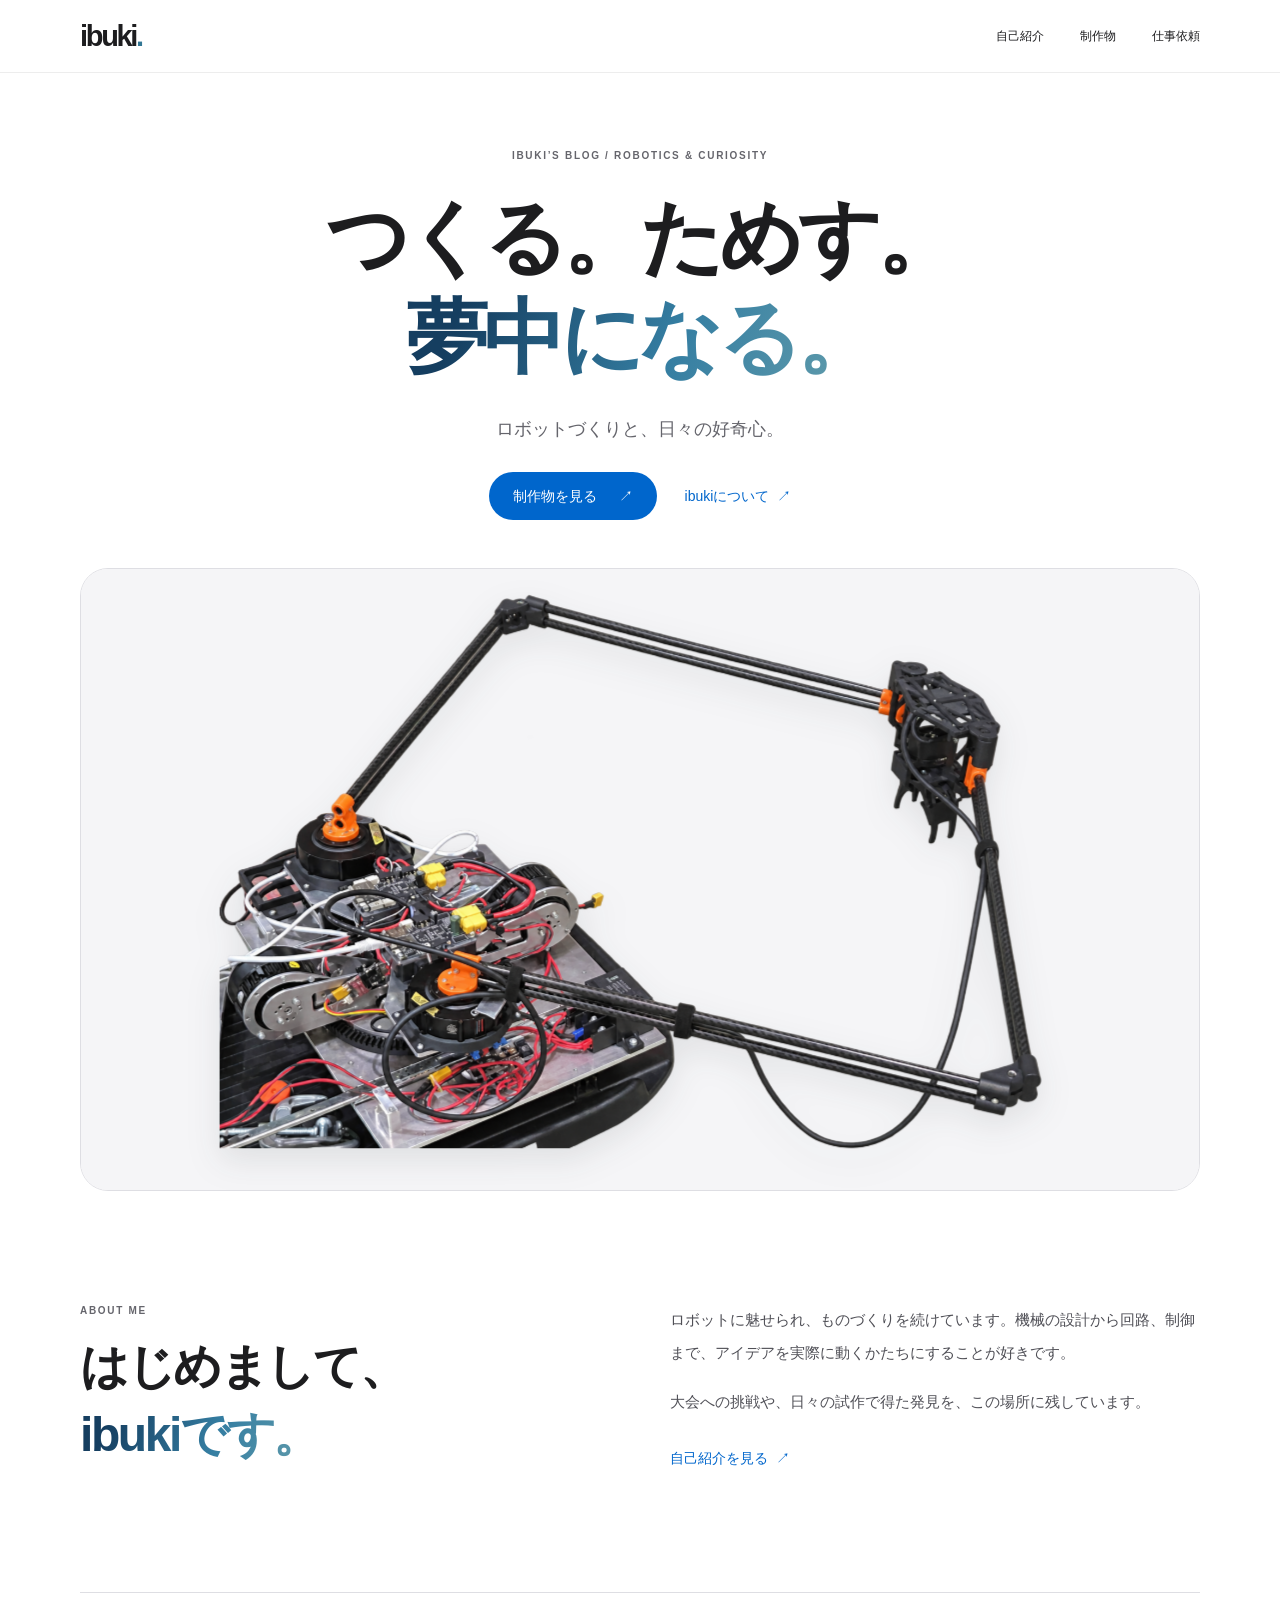
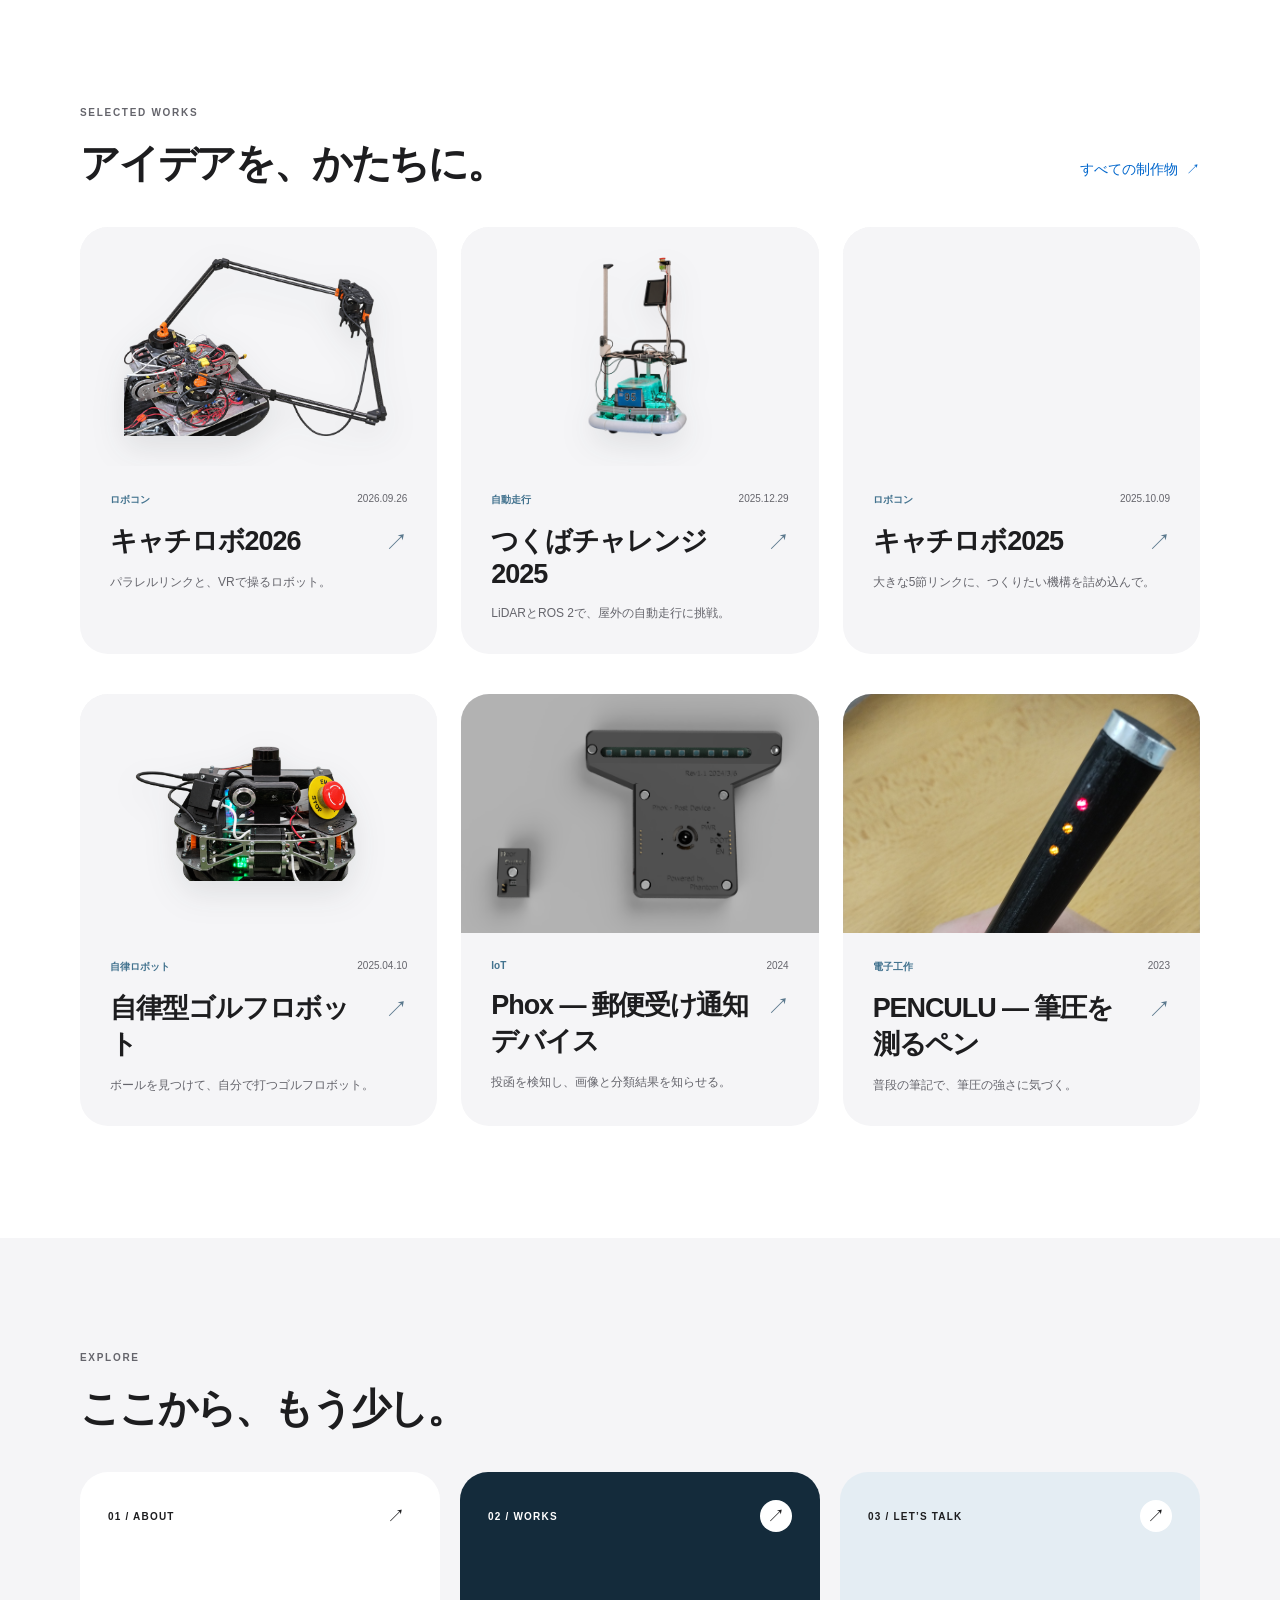
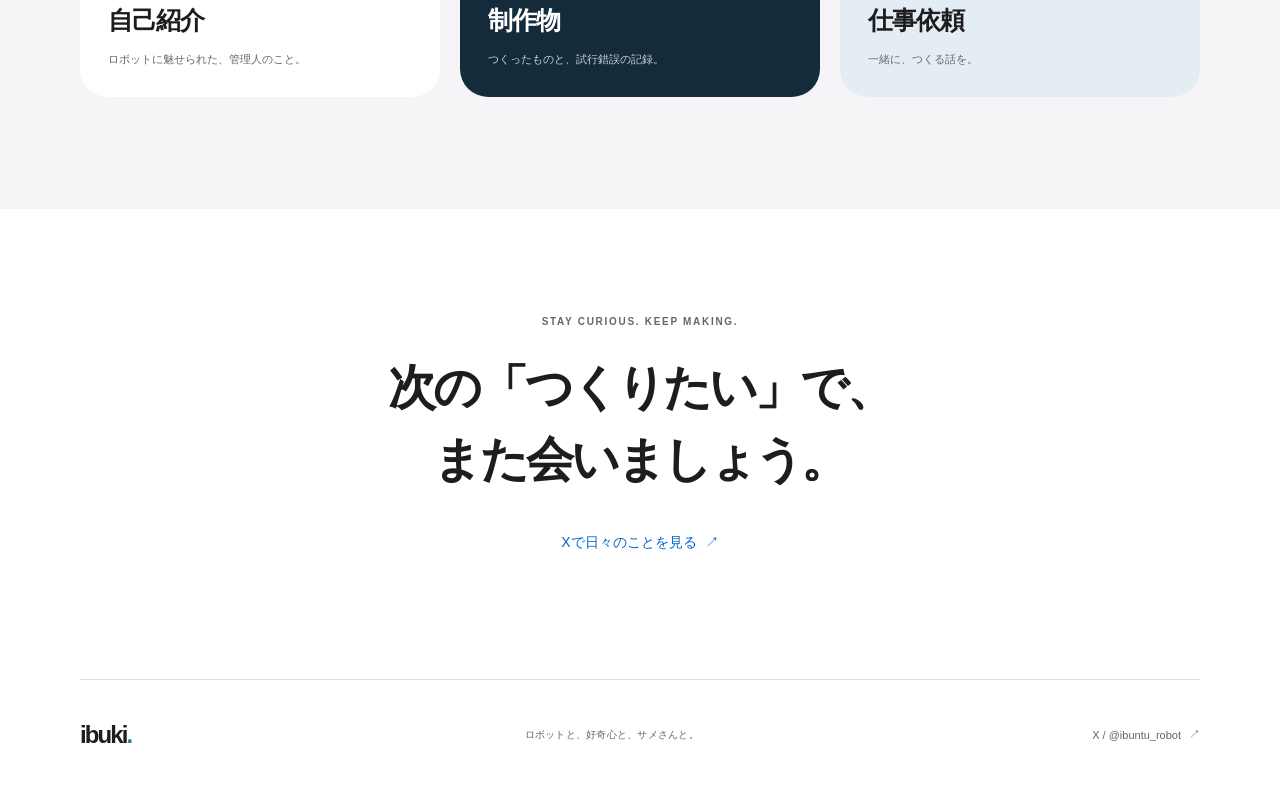
<file: index.html>
<!DOCTYPE html>
<html lang="ja">
<head>
  <meta charset="utf-8">
  <meta name="viewport" content="width=device-width, initial-scale=1">
  <meta name="description" content="ibukiのロボットづくり。自己紹介、制作物、仕事のご相談はこちらから。">
  <meta name="theme-color" content="#f5f5f7">
  <title>つくる、その先へ。 — ibuki's blog</title>
  <link rel="icon" href="./image/favicon.svg" type="image/svg+xml">
  <link rel="stylesheet" href="./css/style.css">
  <script src="./js/main.js" defer></script>
</head>
<body>
  <a class="skip-link" href="#main">本文へスキップ</a>
  <header class="site-header">
    <div class="nav-inner"><a class="brand" href="./" aria-label="ibuki's blog ホーム">ibuki<span>.</span></a><nav aria-label="メインナビゲーション"><a href="./about/">自己紹介</a><a href="./works/">制作物</a><a href="./contact/">仕事依頼</a></nav></div>
    <div class="scroll-progress" aria-hidden="true"></div>
  </header>
  <main id="main">
<section class="home-hero container" aria-labelledby="hero-title">
  <p class="eyebrow hero-enter">IBUKI’S BLOG / ROBOTICS & CURIOSITY</p>
  <h1 id="hero-title" class="hero-enter enter-delay-1">つくる。ためす。<br><span class="gradient-text">夢中になる。</span></h1>
  <p class="hero-description hero-enter enter-delay-2">ロボットづくりと、日々の好奇心。</p>
  <div class="hero-actions hero-enter enter-delay-3"><a class="button button-primary" href="./works/">制作物を見る <span aria-hidden="true">↗</span></a><a class="text-link" href="./about/">ibukiについて <span aria-hidden="true">↗</span></a></div>
<figure class="hero-photo reveal"><div class="hero-photo-frame" data-parallax><div class="project-image  is-cutout"><img src="./image/projects/catchrobo-2026-cutout.png" alt="サメサメ工業のキャチロボ2026出場機体" loading="eager" decoding="async" referrerpolicy="no-referrer" fetchpriority="high"><span class="image-fallback">写真は原記事でご覧いただけます</span></div></div></figure>
</section>
<section class="home-about container section-space reveal" aria-labelledby="home-about-title">
  <div class="home-about-heading"><p class="eyebrow">ABOUT ME</p><h2 id="home-about-title">はじめまして、<br><span class="gradient-text">ibukiです。</span></h2></div>
  <div class="home-about-copy"><p>ロボットに魅せられ、ものづくりを続けています。機械の設計から回路、制御まで、アイデアを実際に動くかたちにすることが好きです。</p><p>大会への挑戦や、日々の試作で得た発見を、この場所に残しています。</p><a class="text-link" href="./about/">自己紹介を見る <span aria-hidden="true">↗</span></a></div>
</section>
<section class="container section-space" id="selected" aria-labelledby="selected-title"><div class="section-intro reveal"><div><p class="eyebrow">SELECTED WORKS</p><h2 id="selected-title">アイデアを、かたちに。</h2></div><a class="text-link" href="./works/">すべての制作物 <span aria-hidden="true">↗</span></a></div><div class="project-grid"><a class="project-card reveal" href="./works/catchrobo-2026/"><div class="project-image  is-cutout"><img src="./image/projects/catchrobo-2026-cutout.png" alt="サメサメ工業のキャチロボ2026出場機体" loading="lazy" decoding="async" referrerpolicy="no-referrer"><span class="image-fallback">写真は原記事でご覧いただけます</span></div><div class="project-card-copy"><div class="project-meta"><span>ロボコン</span><time datetime="2026-09-26">2026.09.26</time></div><h3>キャチロボ2026<span aria-hidden="true">↗</span></h3><p>パラレルリンクと、VRで操るロボット。</p></div></a><a class="project-card reveal" href="./works/tsukuba-2025/"><div class="project-image  is-cutout"><img src="./image/projects/tsukuba-2025-cutout.png" alt="つくばチャレンジ2025に向けて製作した自動走行ロボット" loading="lazy" decoding="async" referrerpolicy="no-referrer"><span class="image-fallback">写真は原記事でご覧いただけます</span></div><div class="project-card-copy"><div class="project-meta"><span>自動走行</span><time datetime="2025-12-29">2025.12.29</time></div><h3>つくばチャレンジ2025<span aria-hidden="true">↗</span></h3><p>LiDARとROS 2で、屋外の自動走行に挑戦。</p></div></a><a class="project-card reveal" href="./works/catchrobo-2025/"><div class="project-image  is-cutout"><img src="./image/projects/catchrobo-2025-cutout.png" alt="カーボンパイプの5節リンクを備えたキャチロボ2025の機体" loading="lazy" decoding="async" referrerpolicy="no-referrer"><span class="image-fallback">写真は原記事でご覧いただけます</span></div><div class="project-card-copy"><div class="project-meta"><span>ロボコン</span><time datetime="2025-10-09">2025.10.09</time></div><h3>キャチロボ2025<span aria-hidden="true">↗</span></h3><p>大きな5節リンクに、つくりたい機構を詰め込んで。</p></div></a><a class="project-card reveal" href="./works/golf-robot/"><div class="project-image  is-cutout"><img src="./image/projects/golf-robot-cutout.png" alt="LiDARとカメラ、ボールを打つクラブを搭載したゴルフロボット" loading="lazy" decoding="async" referrerpolicy="no-referrer"><span class="image-fallback">写真は原記事でご覧いただけます</span></div><div class="project-card-copy"><div class="project-meta"><span>自律ロボット</span><time datetime="2025-04-10">2025.04.10</time></div><h3>自律型ゴルフロボット<span aria-hidden="true">↗</span></h3><p>ボールを見つけて、自分で打つゴルフロボット。</p></div></a><a class="project-card reveal" href="./works/phox/"><div class="project-image "><img src="./image/projects/team-phantom/iCAN24_top.png" alt="Phox — 郵便受け通知デバイスの制作写真" loading="lazy" decoding="async" referrerpolicy="no-referrer"><span class="image-fallback">写真は原記事でご覧いただけます</span></div><div class="project-card-copy"><div class="project-meta"><span>IoT</span><time datetime="2024">2024</time></div><h3>Phox — 郵便受け通知デバイス<span aria-hidden="true">↗</span></h3><p>投函を検知し、画像と分類結果を知らせる。</p></div></a><a class="project-card reveal" href="./works/penculu/"><div class="project-image "><img src="./image/projects/team-phantom/iCAN23_top.jpg" alt="PENCULU — 筆圧を測るペンの制作写真" loading="lazy" decoding="async" referrerpolicy="no-referrer"><span class="image-fallback">写真は原記事でご覧いただけます</span></div><div class="project-card-copy"><div class="project-meta"><span>電子工作</span><time datetime="2023">2023</time></div><h3>PENCULU — 筆圧を測るペン<span aria-hidden="true">↗</span></h3><p>普段の筆記で、筆圧の強さに気づく。</p></div></a></div></section>
<section class="explore-section section-space" aria-labelledby="explore-title"><div class="container"><div class="section-intro reveal"><div><p class="eyebrow">EXPLORE</p><h2 id="explore-title">ここから、もう少し。</h2></div></div><div class="page-grid">
  <a class="page-card about-card reveal" href="./about/"><div class="card-top"><span class="card-kicker">01 / ABOUT</span><span class="circle-arrow" aria-hidden="true">↗</span></div><div class="card-copy"><h3>自己紹介</h3><p>ロボットに魅せられた、管理人のこと。</p></div></a>
  <a class="page-card works-card reveal" href="./works/"><div class="card-top"><span class="card-kicker">02 / WORKS</span><span class="circle-arrow" aria-hidden="true">↗</span></div><div class="card-copy"><h3>制作物</h3><p>つくったものと、試行錯誤の記録。</p></div></a>
  <a class="page-card contact-card reveal" href="./contact/"><div class="card-top"><span class="card-kicker">03 / LET’S TALK</span><span class="circle-arrow" aria-hidden="true">↗</span></div><div class="card-copy"><h3>仕事依頼</h3><p>一緒に、つくる話を。</p></div></a>
</div></div></section>
<section class="closing-section container reveal"><p class="eyebrow">STAY CURIOUS. KEEP MAKING.</p><h2>次の「つくりたい」で、<br>また会いましょう。</h2><a class="text-link" href="https://x.com/ibuntu_robot">Xで日々のことを見る <span aria-hidden="true">↗</span></a></section>
</main>
  <footer class="site-footer container"><a class="brand" href="./" aria-label="ibuki's blog ホーム">ibuki<span>.</span></a><p>ロボットと、好奇心と、サメさんと。</p><a href="https://x.com/ibuntu_robot">X / @ibuntu_robot <span aria-hidden="true">↗</span></a></footer>
</body>
</html>
</file>
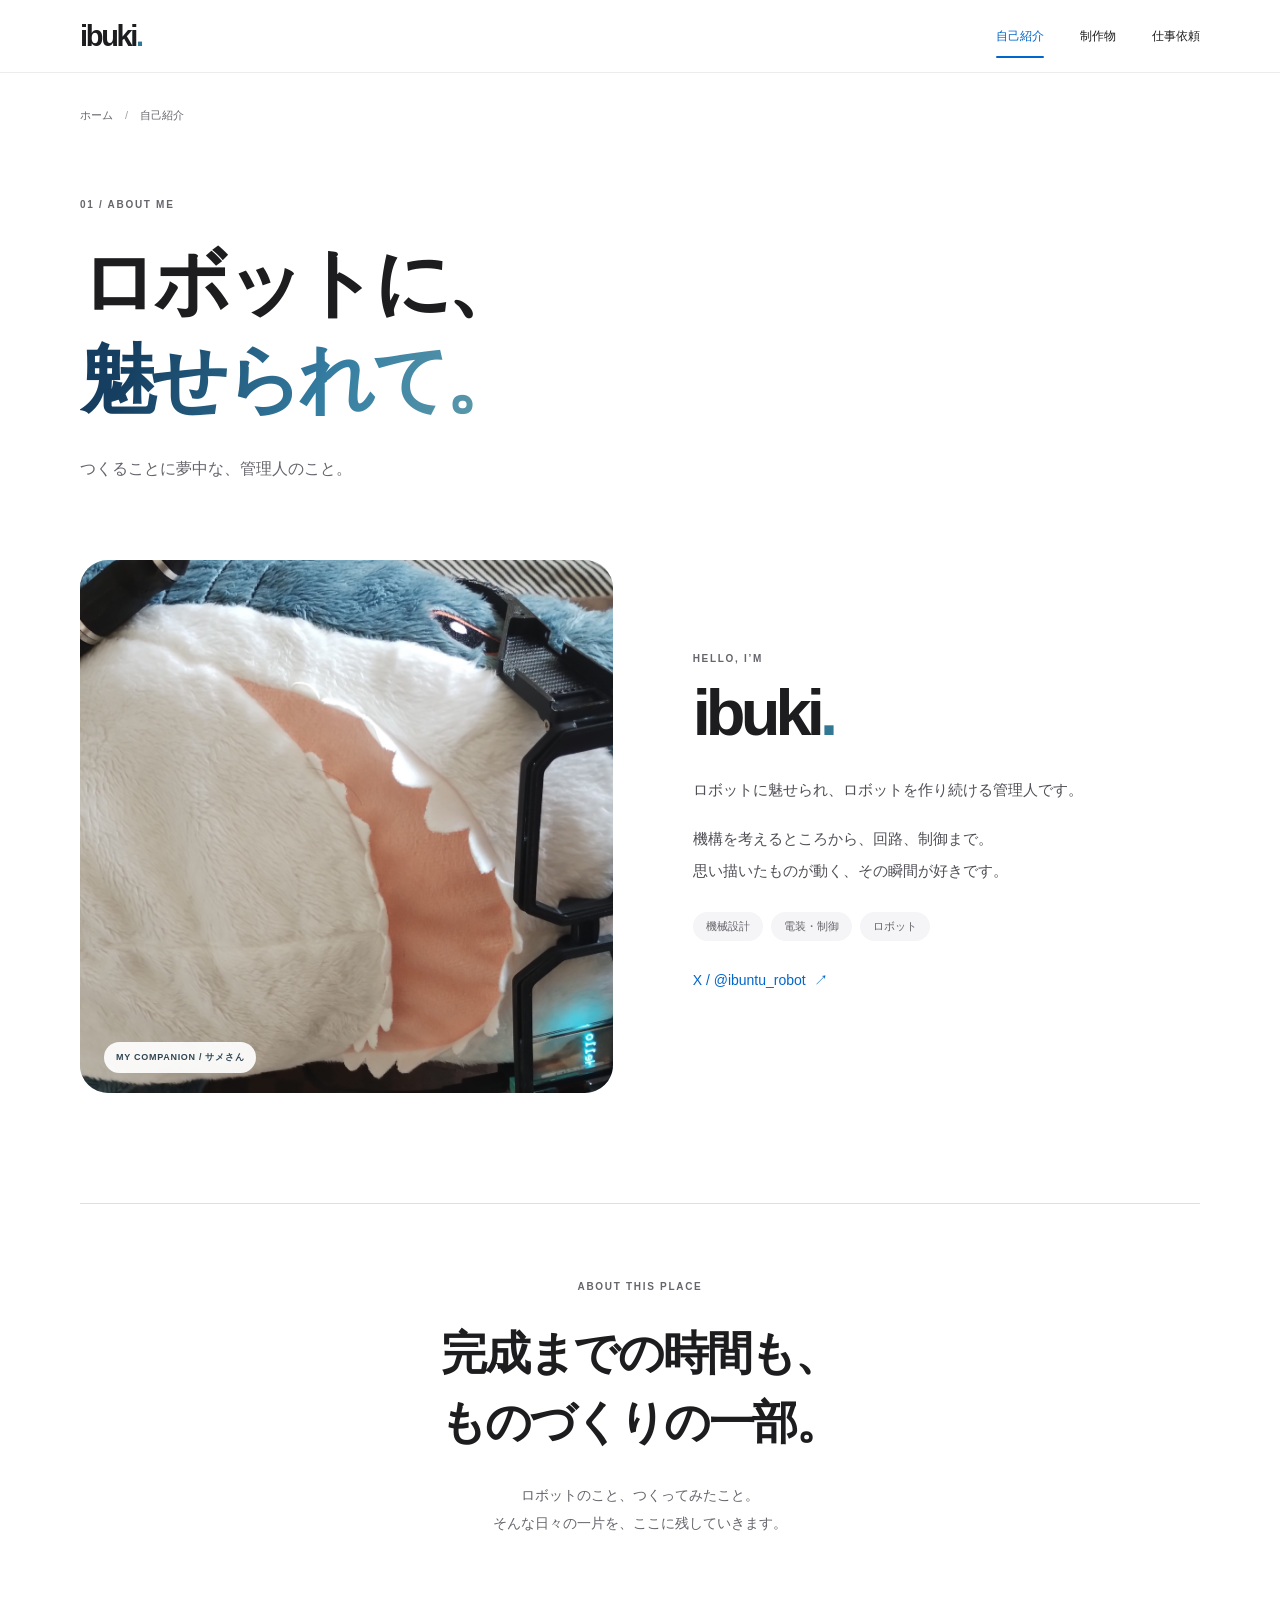
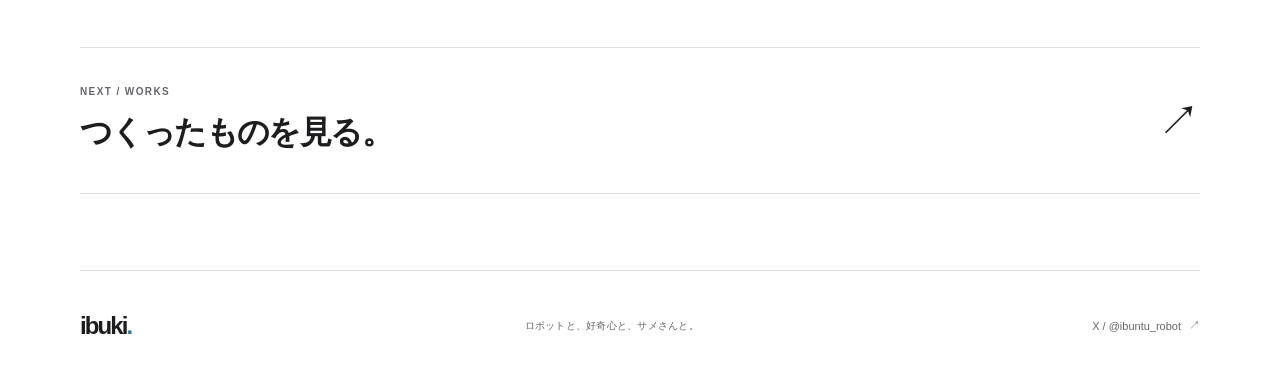
<file: about/index.html>
<!DOCTYPE html>
<html lang="ja">
<head>
  <meta charset="utf-8">
  <meta name="viewport" content="width=device-width, initial-scale=1">
  <meta name="description" content="ロボットに魅せられ、機構・回路・制御に取り組むibukiの自己紹介。">
  <meta name="theme-color" content="#f5f5f7">
  <title>自己紹介 — ibuki's blog</title>
  <link rel="icon" href="../image/favicon.svg" type="image/svg+xml">
  <link rel="stylesheet" href="../css/style.css">
  <script src="../js/main.js" defer></script>
</head>
<body>
  <a class="skip-link" href="#main">本文へスキップ</a>
  <header class="site-header">
    <div class="nav-inner"><a class="brand" href="../" aria-label="ibuki's blog ホーム">ibuki<span>.</span></a><nav aria-label="メインナビゲーション"><a href="../about/" aria-current="page">自己紹介</a><a href="../works/">制作物</a><a href="../contact/">仕事依頼</a></nav></div>
    <div class="scroll-progress" aria-hidden="true"></div>
  </header>
  <main id="main"><nav class="breadcrumbs container" aria-label="パンくず"><ol><li><a href="../">ホーム</a></li><li aria-current="page">自己紹介</li></ol></nav><section class="page-heading container"><p class="eyebrow hero-enter">01 / ABOUT ME</p><h1 class="hero-enter enter-delay-1">ロボットに、<br><span class="gradient-text">魅せられて。</span></h1><p class="page-lead hero-enter enter-delay-2">つくることに夢中な、管理人のこと。</p></section><section class="profile-section container"><figure class="profile-photo reveal"><img src="../image/top_same.jpg" alt="管理人の相棒、メガネをかけた青いサメのぬいぐるみ" width="4080" height="2344"><figcaption>MY COMPANION / サメさん</figcaption></figure><div class="profile-copy reveal"><p class="eyebrow">HELLO, I’M</p><h2 class="profile-name">ibuki<span>.</span></h2><p>ロボットに魅せられ、ロボットを作り続ける管理人です。</p><p>機構を考えるところから、回路、制御まで。<br>思い描いたものが動く、その瞬間が好きです。</p><div class="tags"><span>機械設計</span><span>電装・制御</span><span>ロボット</span></div><a class="text-link" href="https://x.com/ibuntu_robot">X / @ibuntu_robot <span aria-hidden="true">↗</span></a></div></section>
<section class="statement-section container reveal"><p class="eyebrow">ABOUT THIS PLACE</p><h2>完成までの時間も、<br>ものづくりの一部。</h2><p>ロボットのこと、つくってみたこと。<br>そんな日々の一片を、ここに残していきます。</p></section><a class="next-page container reveal" href="../works/"><span><small>NEXT / WORKS</small><strong>つくったものを見る。</strong></span><span class="next-arrow" aria-hidden="true">↗</span></a></main>
  <footer class="site-footer container"><a class="brand" href="../" aria-label="ibuki's blog ホーム">ibuki<span>.</span></a><p>ロボットと、好奇心と、サメさんと。</p><a href="https://x.com/ibuntu_robot">X / @ibuntu_robot <span aria-hidden="true">↗</span></a></footer>
</body>
</html>
</file>
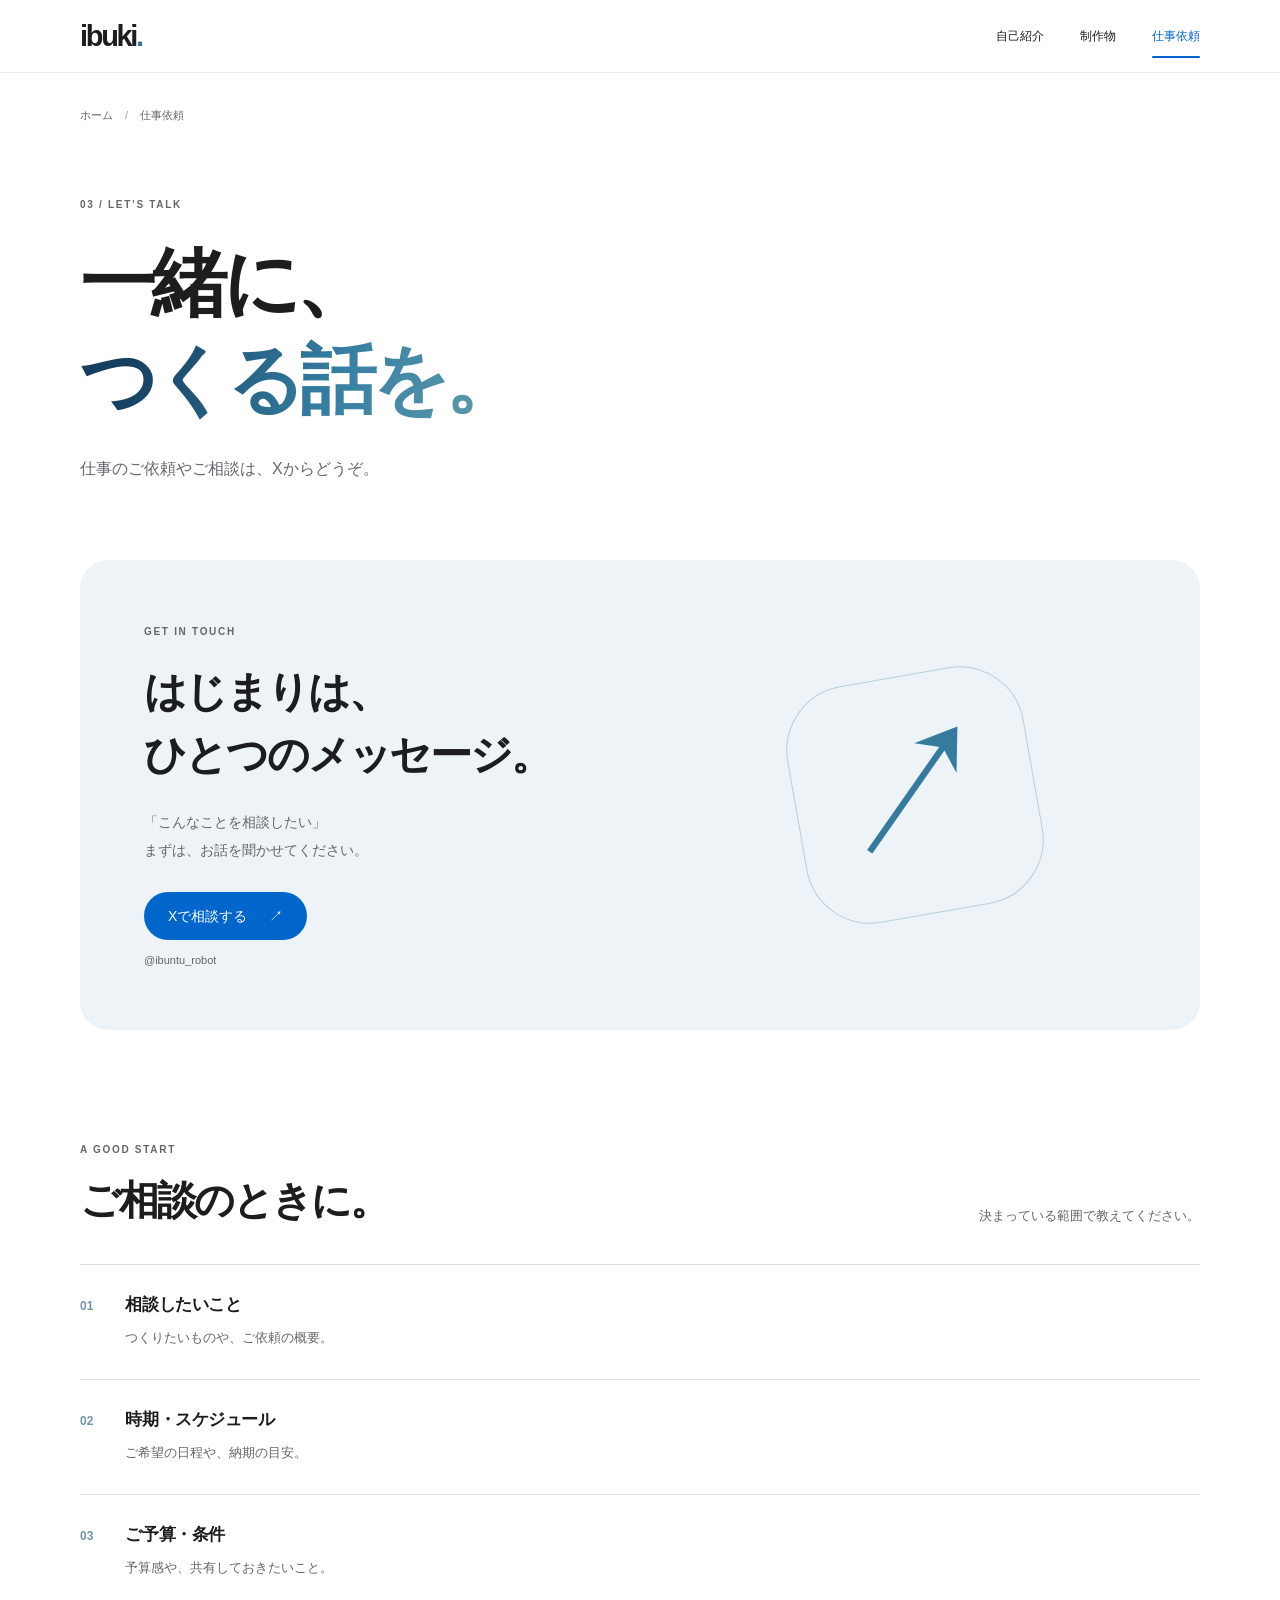
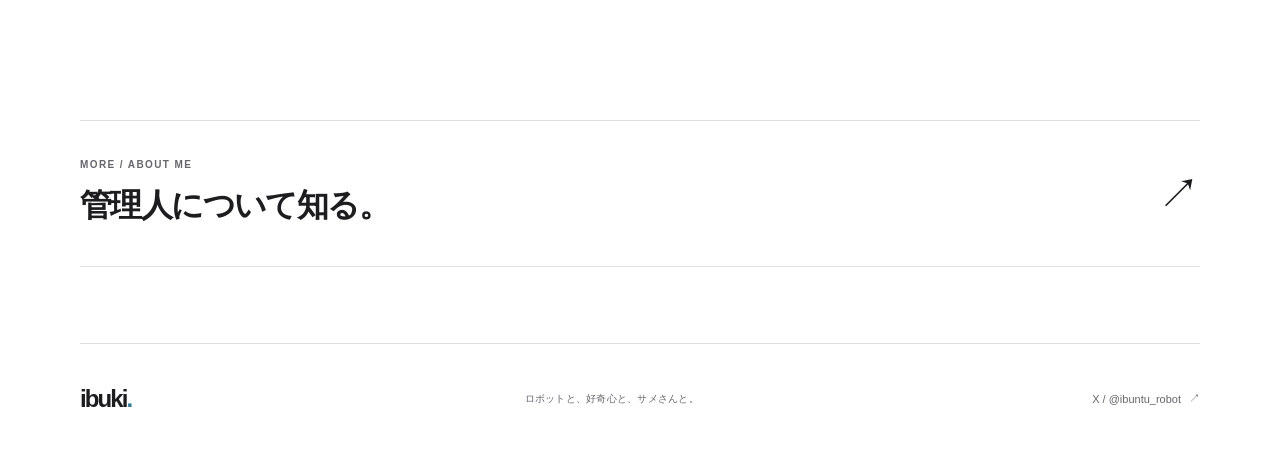
<file: contact/index.html>
<!DOCTYPE html>
<html lang="ja">
<head>
  <meta charset="utf-8">
  <meta name="viewport" content="width=device-width, initial-scale=1">
  <meta name="description" content="ibukiへの仕事依頼やご相談。連絡先はXの@ibuntu_robotです。">
  <meta name="theme-color" content="#f5f5f7">
  <title>仕事依頼 — ibuki's blog</title>
  <link rel="icon" href="../image/favicon.svg" type="image/svg+xml">
  <link rel="stylesheet" href="../css/style.css">
  <script src="../js/main.js" defer></script>
</head>
<body>
  <a class="skip-link" href="#main">本文へスキップ</a>
  <header class="site-header">
    <div class="nav-inner"><a class="brand" href="../" aria-label="ibuki's blog ホーム">ibuki<span>.</span></a><nav aria-label="メインナビゲーション"><a href="../about/">自己紹介</a><a href="../works/">制作物</a><a href="../contact/" aria-current="page">仕事依頼</a></nav></div>
    <div class="scroll-progress" aria-hidden="true"></div>
  </header>
  <main id="main"><nav class="breadcrumbs container" aria-label="パンくず"><ol><li><a href="../">ホーム</a></li><li aria-current="page">仕事依頼</li></ol></nav><section class="page-heading container"><p class="eyebrow hero-enter">03 / LET’S TALK</p><h1 class="hero-enter enter-delay-1">一緒に、<br><span class="gradient-text">つくる話を。</span></h1><p class="page-lead hero-enter enter-delay-2">仕事のご依頼やご相談は、Xからどうぞ。</p></section><section class="contact-panel container reveal"><div class="contact-panel-copy"><p class="eyebrow">GET IN TOUCH</p><h2>はじまりは、<br>ひとつのメッセージ。</h2><p>「こんなことを相談したい」<br>まずは、お話を聞かせてください。</p><a class="button button-primary" href="https://x.com/ibuntu_robot">Xで相談する <span aria-hidden="true">↗</span></a><span class="contact-handle">@ibuntu_robot</span></div><div class="contact-panel-art" aria-hidden="true">↗</div></section>
<section class="container section-space"><div class="section-intro reveal"><div><p class="eyebrow">A GOOD START</p><h2>ご相談のときに。</h2></div><p>決まっている範囲で教えてください。</p></div><ol class="request-list"><li class="reveal"><span aria-hidden="true">01</span><div><h3>相談したいこと</h3><p>つくりたいものや、ご依頼の概要。</p></div></li><li class="reveal"><span aria-hidden="true">02</span><div><h3>時期・スケジュール</h3><p>ご希望の日程や、納期の目安。</p></div></li><li class="reveal"><span aria-hidden="true">03</span><div><h3>ご予算・条件</h3><p>予算感や、共有しておきたいこと。</p></div></li></ol></section><a class="next-page container reveal" href="../about/"><span><small>MORE / ABOUT ME</small><strong>管理人について知る。</strong></span><span class="next-arrow" aria-hidden="true">↗</span></a></main>
  <footer class="site-footer container"><a class="brand" href="../" aria-label="ibuki's blog ホーム">ibuki<span>.</span></a><p>ロボットと、好奇心と、サメさんと。</p><a href="https://x.com/ibuntu_robot">X / @ibuntu_robot <span aria-hidden="true">↗</span></a></footer>
</body>
</html>
</file>
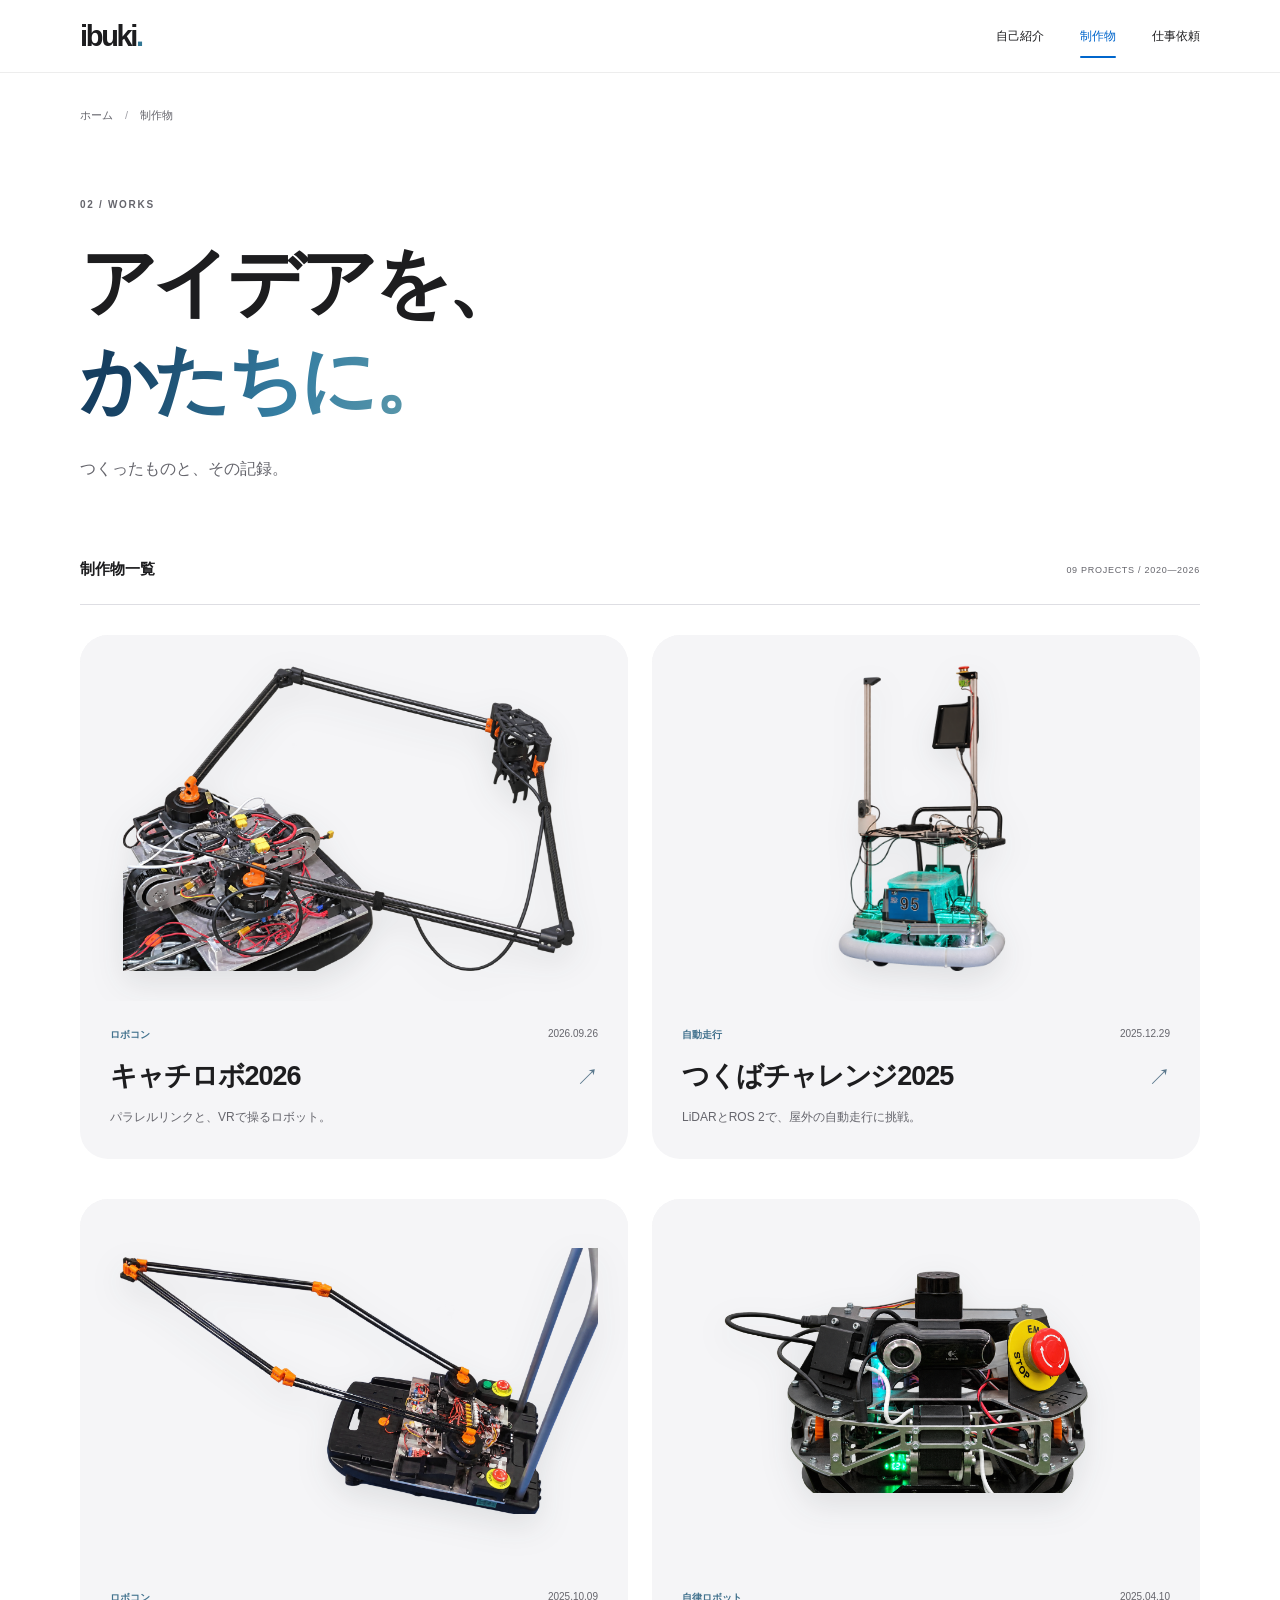
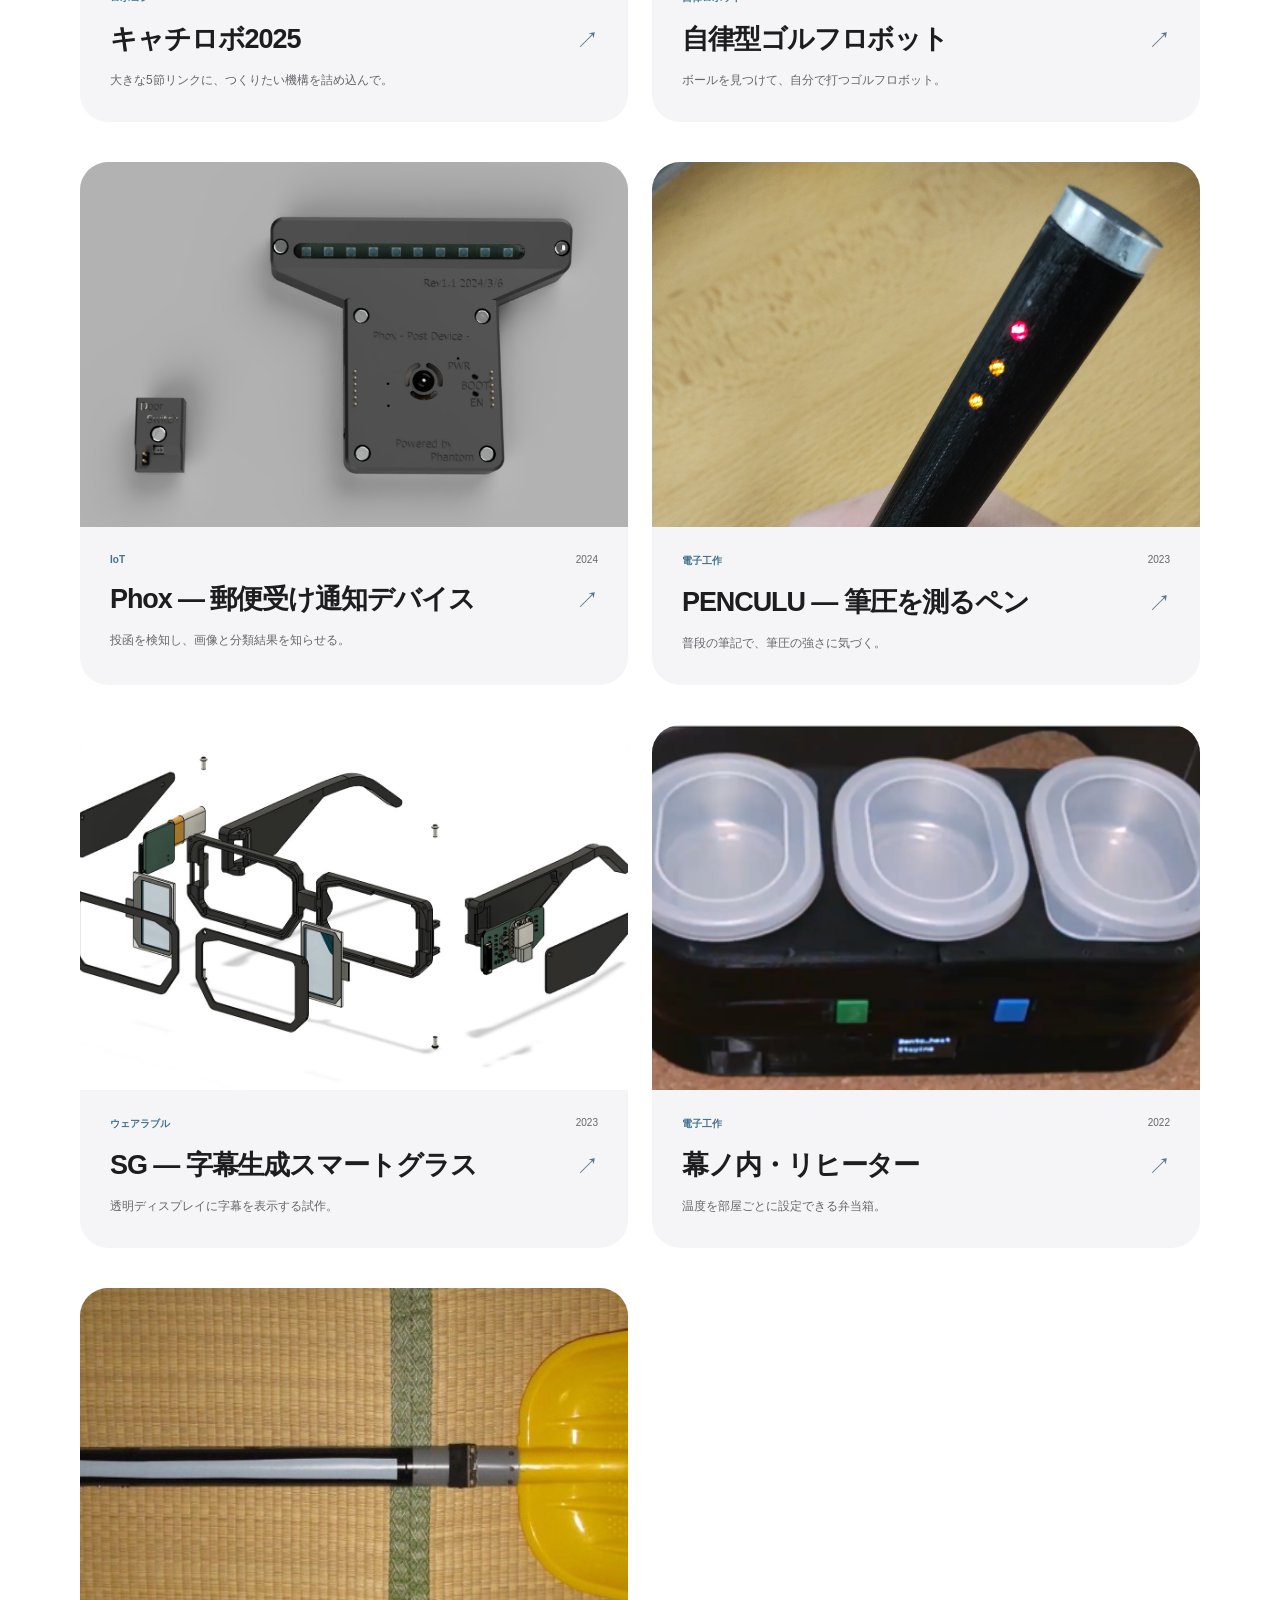
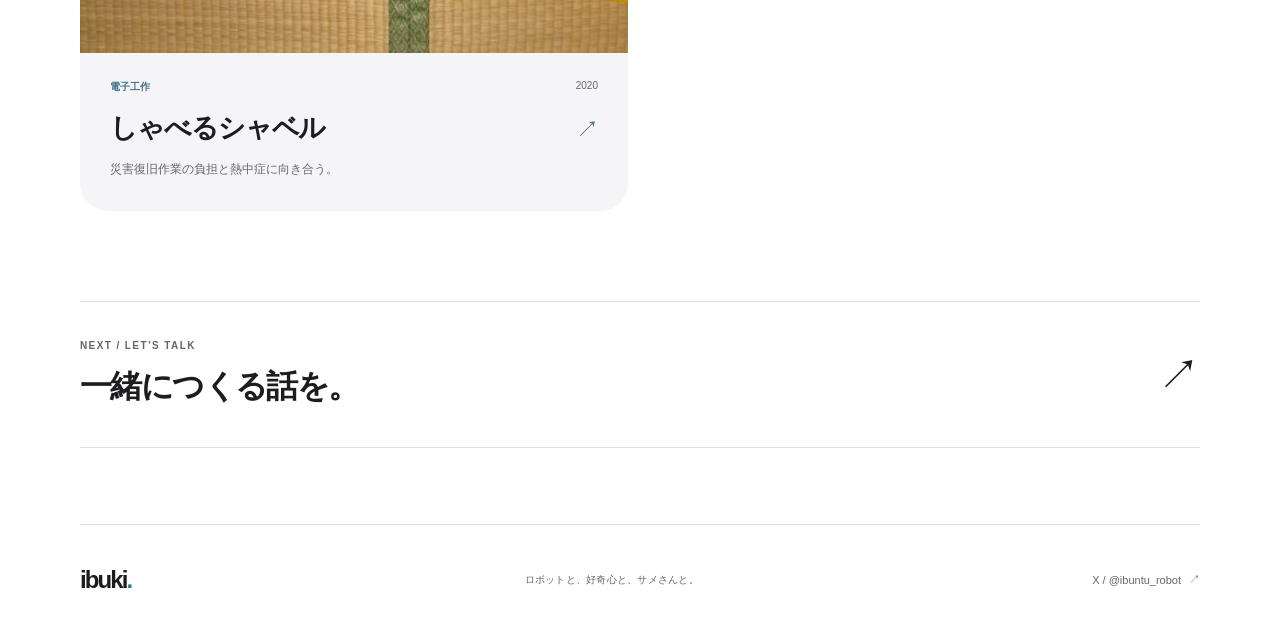
<file: works/index.html>
<!DOCTYPE html>
<html lang="ja">
<head>
  <meta charset="utf-8">
  <meta name="viewport" content="width=device-width, initial-scale=1">
  <meta name="description" content="キャチロボ、つくばチャレンジ、自律型ゴルフロボット。ibukiの制作物を紹介します。">
  <meta name="theme-color" content="#f5f5f7">
  <title>制作物 — ibuki's blog</title>
  <link rel="icon" href="../image/favicon.svg" type="image/svg+xml">
  <link rel="stylesheet" href="../css/style.css">
  <script src="../js/main.js" defer></script>
</head>
<body>
  <a class="skip-link" href="#main">本文へスキップ</a>
  <header class="site-header">
    <div class="nav-inner"><a class="brand" href="../" aria-label="ibuki's blog ホーム">ibuki<span>.</span></a><nav aria-label="メインナビゲーション"><a href="../about/">自己紹介</a><a href="../works/" aria-current="page">制作物</a><a href="../contact/">仕事依頼</a></nav></div>
    <div class="scroll-progress" aria-hidden="true"></div>
  </header>
  <main id="main"><nav class="breadcrumbs container" aria-label="パンくず"><ol><li><a href="../">ホーム</a></li><li aria-current="page">制作物</li></ol></nav><section class="page-heading container"><p class="eyebrow hero-enter">02 / WORKS</p><h1 class="hero-enter enter-delay-1">アイデアを、<br><span class="gradient-text">かたちに。</span></h1><p class="page-lead hero-enter enter-delay-2">つくったものと、その記録。</p></section><section class="container works-list" aria-labelledby="works-list-title"><div class="works-list-heading reveal"><h2 id="works-list-title">制作物一覧</h2><span>09 PROJECTS / 2020—2026</span></div><div class="project-grid"><a class="project-card reveal" href="./catchrobo-2026/"><div class="project-image  is-cutout"><img src="../image/projects/catchrobo-2026-cutout.png" alt="サメサメ工業のキャチロボ2026出場機体" loading="lazy" decoding="async" referrerpolicy="no-referrer"><span class="image-fallback">写真は原記事でご覧いただけます</span></div><div class="project-card-copy"><div class="project-meta"><span>ロボコン</span><time datetime="2026-09-26">2026.09.26</time></div><h3>キャチロボ2026<span aria-hidden="true">↗</span></h3><p>パラレルリンクと、VRで操るロボット。</p></div></a><a class="project-card reveal" href="./tsukuba-2025/"><div class="project-image  is-cutout"><img src="../image/projects/tsukuba-2025-cutout.png" alt="つくばチャレンジ2025に向けて製作した自動走行ロボット" loading="lazy" decoding="async" referrerpolicy="no-referrer"><span class="image-fallback">写真は原記事でご覧いただけます</span></div><div class="project-card-copy"><div class="project-meta"><span>自動走行</span><time datetime="2025-12-29">2025.12.29</time></div><h3>つくばチャレンジ2025<span aria-hidden="true">↗</span></h3><p>LiDARとROS 2で、屋外の自動走行に挑戦。</p></div></a><a class="project-card reveal" href="./catchrobo-2025/"><div class="project-image  is-cutout"><img src="../image/projects/catchrobo-2025-cutout.png" alt="カーボンパイプの5節リンクを備えたキャチロボ2025の機体" loading="lazy" decoding="async" referrerpolicy="no-referrer"><span class="image-fallback">写真は原記事でご覧いただけます</span></div><div class="project-card-copy"><div class="project-meta"><span>ロボコン</span><time datetime="2025-10-09">2025.10.09</time></div><h3>キャチロボ2025<span aria-hidden="true">↗</span></h3><p>大きな5節リンクに、つくりたい機構を詰め込んで。</p></div></a><a class="project-card reveal" href="./golf-robot/"><div class="project-image  is-cutout"><img src="../image/projects/golf-robot-cutout.png" alt="LiDARとカメラ、ボールを打つクラブを搭載したゴルフロボット" loading="lazy" decoding="async" referrerpolicy="no-referrer"><span class="image-fallback">写真は原記事でご覧いただけます</span></div><div class="project-card-copy"><div class="project-meta"><span>自律ロボット</span><time datetime="2025-04-10">2025.04.10</time></div><h3>自律型ゴルフロボット<span aria-hidden="true">↗</span></h3><p>ボールを見つけて、自分で打つゴルフロボット。</p></div></a><a class="project-card reveal" href="./phox/"><div class="project-image "><img src="../image/projects/team-phantom/iCAN24_top.png" alt="Phox — 郵便受け通知デバイスの制作写真" loading="lazy" decoding="async" referrerpolicy="no-referrer"><span class="image-fallback">写真は原記事でご覧いただけます</span></div><div class="project-card-copy"><div class="project-meta"><span>IoT</span><time datetime="2024">2024</time></div><h3>Phox — 郵便受け通知デバイス<span aria-hidden="true">↗</span></h3><p>投函を検知し、画像と分類結果を知らせる。</p></div></a><a class="project-card reveal" href="./penculu/"><div class="project-image "><img src="../image/projects/team-phantom/iCAN23_top.jpg" alt="PENCULU — 筆圧を測るペンの制作写真" loading="lazy" decoding="async" referrerpolicy="no-referrer"><span class="image-fallback">写真は原記事でご覧いただけます</span></div><div class="project-card-copy"><div class="project-meta"><span>電子工作</span><time datetime="2023">2023</time></div><h3>PENCULU — 筆圧を測るペン<span aria-hidden="true">↗</span></h3><p>普段の筆記で、筆圧の強さに気づく。</p></div></a><a class="project-card reveal" href="./smart-glass/"><div class="project-image "><img src="../image/projects/team-phantom/CF_SG_top.png" alt="SG — 字幕生成スマートグラスの制作写真" loading="lazy" decoding="async" referrerpolicy="no-referrer"><span class="image-fallback">写真は原記事でご覧いただけます</span></div><div class="project-card-copy"><div class="project-meta"><span>ウェアラブル</span><time datetime="2023">2023</time></div><h3>SG — 字幕生成スマートグラス<span aria-hidden="true">↗</span></h3><p>透明ディスプレイに字幕を表示する試作。</p></div></a><a class="project-card reveal" href="./makunouchi-reheater/"><div class="project-image "><img src="../image/projects/team-phantom/iCAN22_top.png" alt="幕ノ内・リヒーターの制作写真" loading="lazy" decoding="async" referrerpolicy="no-referrer"><span class="image-fallback">写真は原記事でご覧いただけます</span></div><div class="project-card-copy"><div class="project-meta"><span>電子工作</span><time datetime="2022">2022</time></div><h3>幕ノ内・リヒーター<span aria-hidden="true">↗</span></h3><p>温度を部屋ごとに設定できる弁当箱。</p></div></a><a class="project-card reveal" href="./talking-shovel/"><div class="project-image "><img src="../image/projects/team-phantom/iCAN20_top.jpg" alt="しゃべるシャベルの制作写真" loading="lazy" decoding="async" referrerpolicy="no-referrer"><span class="image-fallback">写真は原記事でご覧いただけます</span></div><div class="project-card-copy"><div class="project-meta"><span>電子工作</span><time datetime="2020">2020</time></div><h3>しゃべるシャベル<span aria-hidden="true">↗</span></h3><p>災害復旧作業の負担と熱中症に向き合う。</p></div></a></div></section><a class="next-page container reveal" href="../contact/"><span><small>NEXT / LET’S TALK</small><strong>一緒につくる話を。</strong></span><span class="next-arrow" aria-hidden="true">↗</span></a></main>
  <footer class="site-footer container"><a class="brand" href="../" aria-label="ibuki's blog ホーム">ibuki<span>.</span></a><p>ロボットと、好奇心と、サメさんと。</p><a href="https://x.com/ibuntu_robot">X / @ibuntu_robot <span aria-hidden="true">↗</span></a></footer>
</body>
</html>
</file>
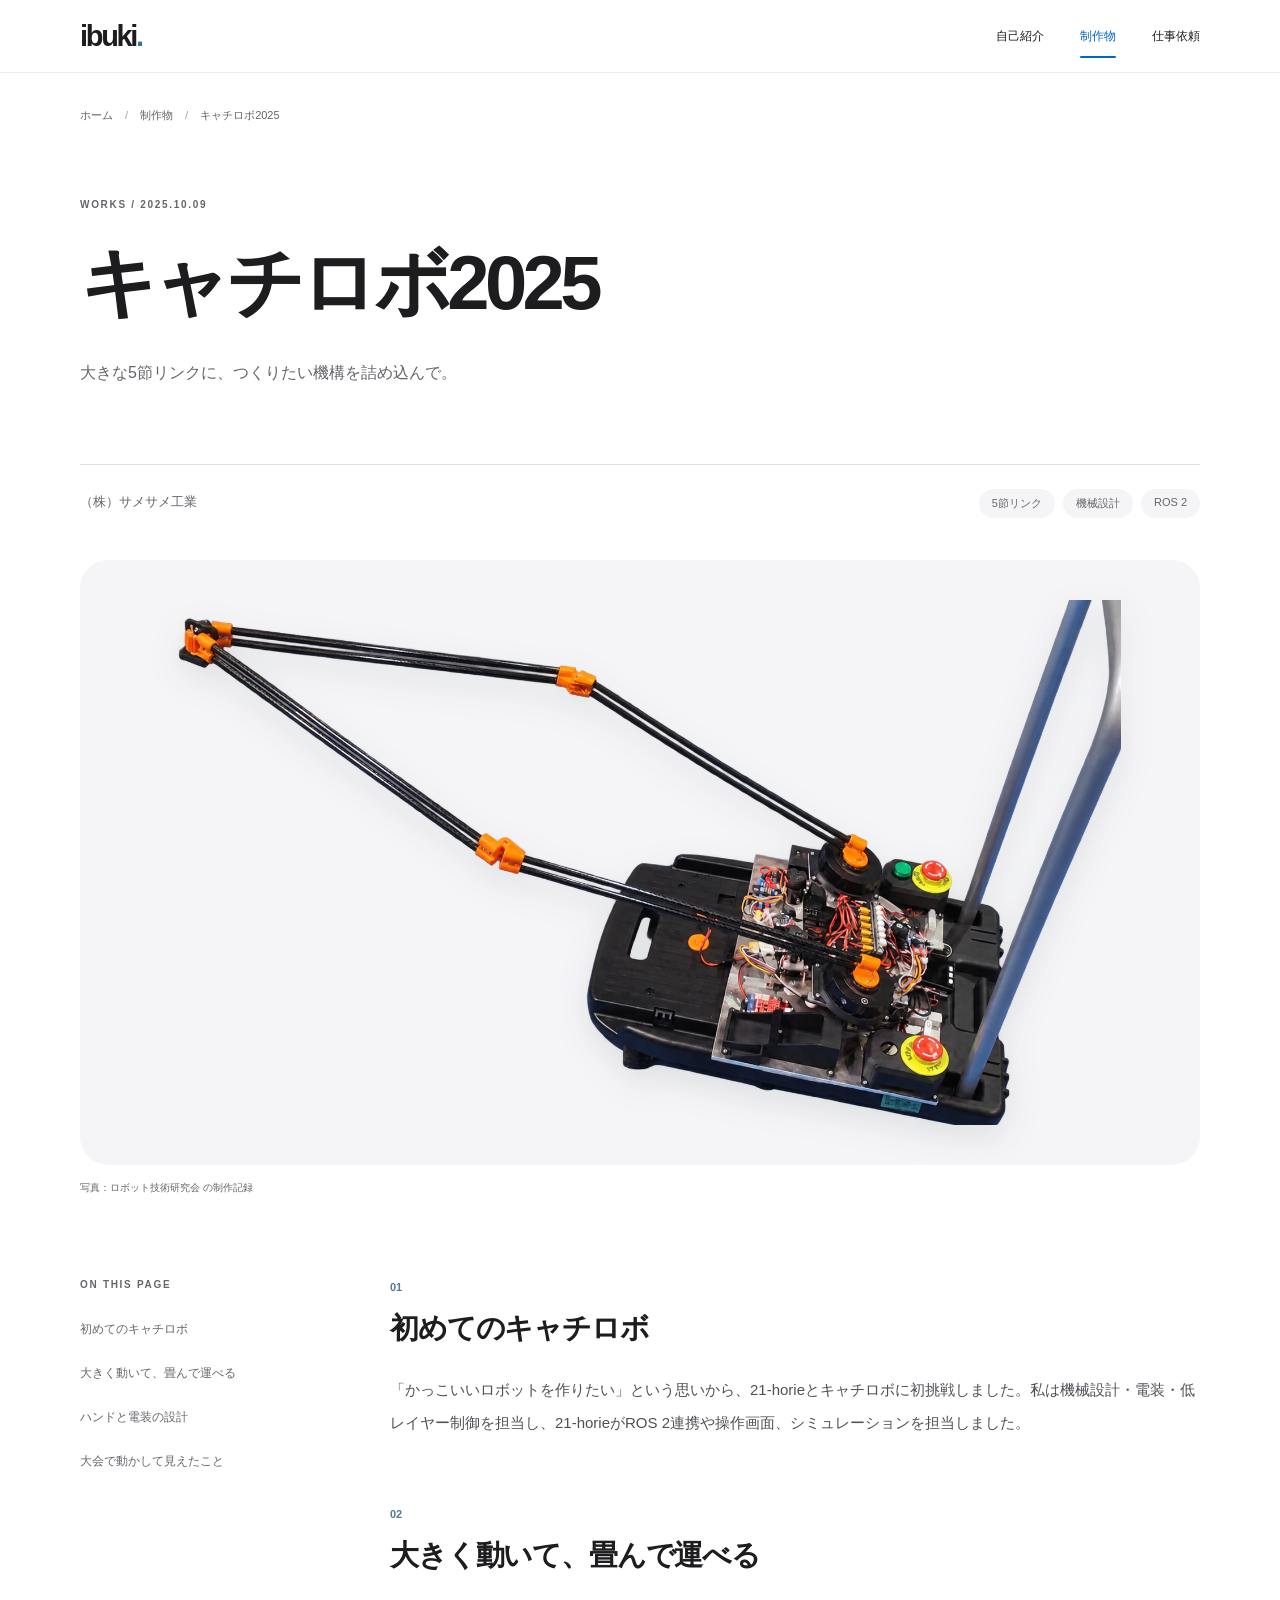
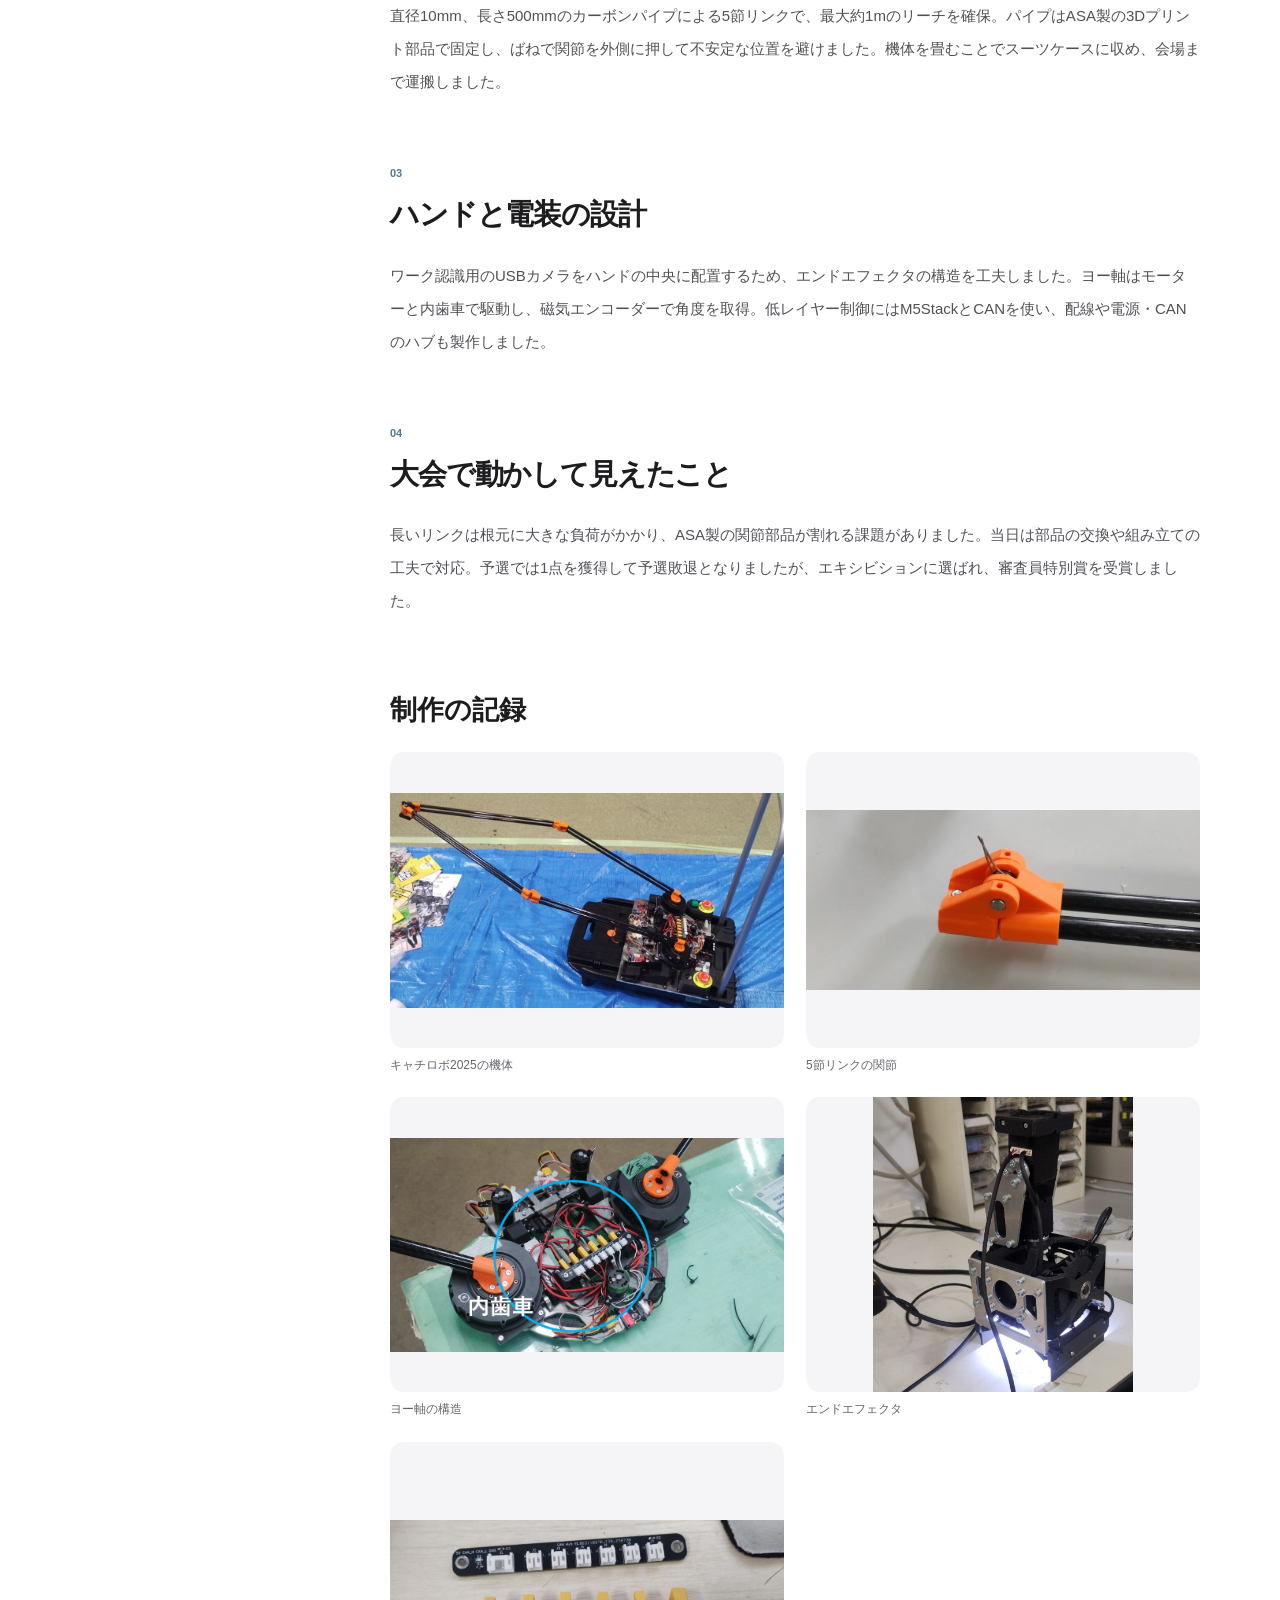
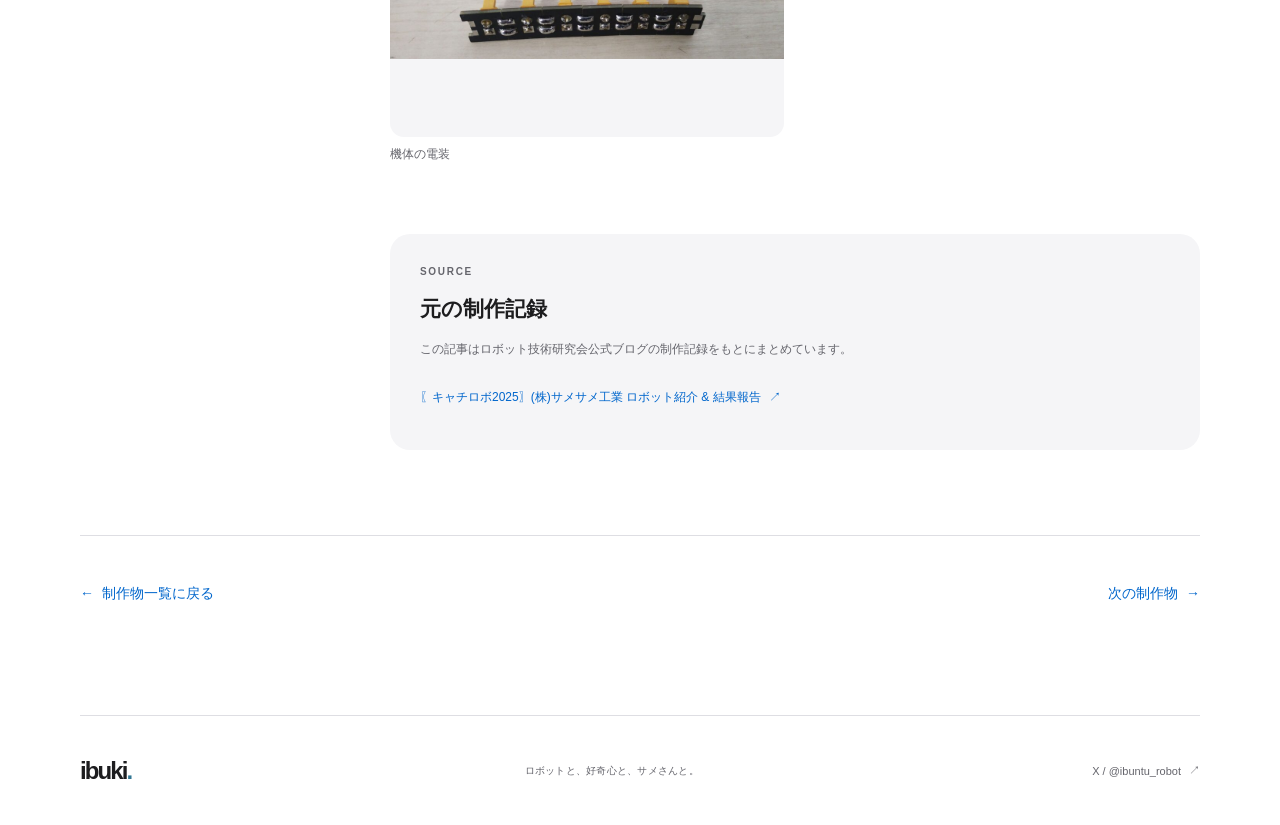
<file: works/catchrobo-2025/index.html>
<!DOCTYPE html>
<html lang="ja">
<head>
  <meta charset="utf-8">
  <meta name="viewport" content="width=device-width, initial-scale=1">
  <meta name="description" content="大きな5節リンクに、つくりたい機構を詰め込んで。">
  <meta name="theme-color" content="#f5f5f7">
  <title>キャチロボ2025 — ibuki's blog</title>
  <link rel="icon" href="../../image/favicon.svg" type="image/svg+xml">
  <link rel="stylesheet" href="../../css/style.css">
  <script src="../../js/main.js" defer></script>
</head>
<body>
  <a class="skip-link" href="#main">本文へスキップ</a>
  <header class="site-header">
    <div class="nav-inner"><a class="brand" href="../../" aria-label="ibuki's blog ホーム">ibuki<span>.</span></a><nav aria-label="メインナビゲーション"><a href="../../about/">自己紹介</a><a href="../../works/" aria-current="page">制作物</a><a href="../../contact/">仕事依頼</a></nav></div>
    <div class="scroll-progress" aria-hidden="true"></div>
  </header>
  <main id="main"><nav class="breadcrumbs container" aria-label="パンくず"><ol><li><a href="../../">ホーム</a></li><li><a href="../../works/">制作物</a></li><li aria-current="page">キャチロボ2025</li></ol></nav><section class="page-heading container"><p class="eyebrow hero-enter">WORKS / 2025.10.09</p><h1 class="hero-enter enter-delay-1">キャチロボ2025</h1><p class="page-lead hero-enter enter-delay-2">大きな5節リンクに、つくりたい機構を詰め込んで。</p></section><article class="project-detail container"><div class="detail-meta reveal"><span>（株）サメサメ工業</span><div class="tags"><span>5節リンク</span><span>機械設計</span><span>ROS 2</span></div></div><figure class="detail-figure reveal"><div class="project-image  is-cutout"><img src="../../image/projects/catchrobo-2025-cutout.png" alt="カーボンパイプの5節リンクを備えたキャチロボ2025の機体" loading="eager" decoding="async" referrerpolicy="no-referrer" fetchpriority="high"><span class="image-fallback">写真は原記事でご覧いただけます</span></div><figcaption>写真：ロボット技術研究会 の制作記録</figcaption></figure><div class="article-layout"><nav class="article-toc reveal" aria-label="この記事の目次"><p class="eyebrow">ON THIS PAGE</p><a href="#section-1">初めてのキャチロボ</a><a href="#section-2">大きく動いて、畳んで運べる</a><a href="#section-3">ハンドと電装の設計</a><a href="#section-4">大会で動かして見えたこと</a></nav><div class="article-body"><section id="section-1" class="article-section reveal"><span class="section-number">01</span><h2>初めてのキャチロボ</h2><p>「かっこいいロボットを作りたい」という思いから、21-horieとキャチロボに初挑戦しました。私は機械設計・電装・低レイヤー制御を担当し、21-horieがROS 2連携や操作画面、シミュレーションを担当しました。</p></section><section id="section-2" class="article-section reveal"><span class="section-number">02</span><h2>大きく動いて、畳んで運べる</h2><p>直径10mm、長さ500mmのカーボンパイプによる5節リンクで、最大約1mのリーチを確保。パイプはASA製の3Dプリント部品で固定し、ばねで関節を外側に押して不安定な位置を避けました。機体を畳むことでスーツケースに収め、会場まで運搬しました。</p></section><section id="section-3" class="article-section reveal"><span class="section-number">03</span><h2>ハンドと電装の設計</h2><p>ワーク認識用のUSBカメラをハンドの中央に配置するため、エンドエフェクタの構造を工夫しました。ヨー軸はモーターと内歯車で駆動し、磁気エンコーダーで角度を取得。低レイヤー制御にはM5StackとCANを使い、配線や電源・CANのハブも製作しました。</p></section><section id="section-4" class="article-section reveal"><span class="section-number">04</span><h2>大会で動かして見えたこと</h2><p>長いリンクは根元に大きな負荷がかかり、ASA製の関節部品が割れる課題がありました。当日は部品の交換や組み立ての工夫で対応。予選では1点を獲得して予選敗退となりましたが、エキシビションに選ばれ、審査員特別賞を受賞しました。</p></section><section class="article-gallery reveal" aria-label="制作写真"><h2>制作の記録</h2><div class="gallery-grid"><figure><img src="../../image/projects/rogiken/catchrobo-2025-1.jpg" alt="キャチロボ2025の機体" loading="lazy" decoding="async"><figcaption>キャチロボ2025の機体</figcaption></figure><figure><img src="../../image/projects/rogiken/catchrobo-2025-2.jpg" alt="5節リンクの関節" loading="lazy" decoding="async"><figcaption>5節リンクの関節</figcaption></figure><figure><img src="../../image/projects/rogiken/catchrobo-2025-3.png" alt="ヨー軸の構造" loading="lazy" decoding="async"><figcaption>ヨー軸の構造</figcaption></figure><figure><img src="../../image/projects/rogiken/catchrobo-2025-4.jpg" alt="エンドエフェクタ" loading="lazy" decoding="async"><figcaption>エンドエフェクタ</figcaption></figure><figure><img src="../../image/projects/rogiken/catchrobo-2025-5.jpg" alt="機体の電装" loading="lazy" decoding="async"><figcaption>機体の電装</figcaption></figure></div></section><aside class="source-note reveal"><p class="eyebrow">SOURCE</p><h2>元の制作記録</h2><p>この記事はロボット技術研究会公式ブログの制作記録をもとにまとめています。</p><a class="text-link" href="https://blog.rogiken.org/blog/2025/10/09/%E3%80%90%E3%82%AD%E3%83%A3%E3%83%81%E3%83%AD%E3%83%9C2025%E3%80%91%E6%A0%AA%E3%82%B5%E3%83%A1%E3%82%B5%E3%83%A1%E5%B7%A5%E6%A5%AD-%E3%83%AD%E3%83%9C%E3%83%83%E3%83%88%E7%B4%B9%E4%BB%8B/">〖キャチロボ2025〗(株)サメサメ工業 ロボット紹介 &amp; 結果報告 <span aria-hidden="true">↗</span></a></aside></div></div></article><div class="detail-bottom container reveal"><a class="text-link" href="../"><span aria-hidden="true">←</span> 制作物一覧に戻る</a><a class="text-link" href="../golf-robot/">次の制作物 <span aria-hidden="true">→</span></a></div></main>
  <footer class="site-footer container"><a class="brand" href="../../" aria-label="ibuki's blog ホーム">ibuki<span>.</span></a><p>ロボットと、好奇心と、サメさんと。</p><a href="https://x.com/ibuntu_robot">X / @ibuntu_robot <span aria-hidden="true">↗</span></a></footer>
</body>
</html>
</file>
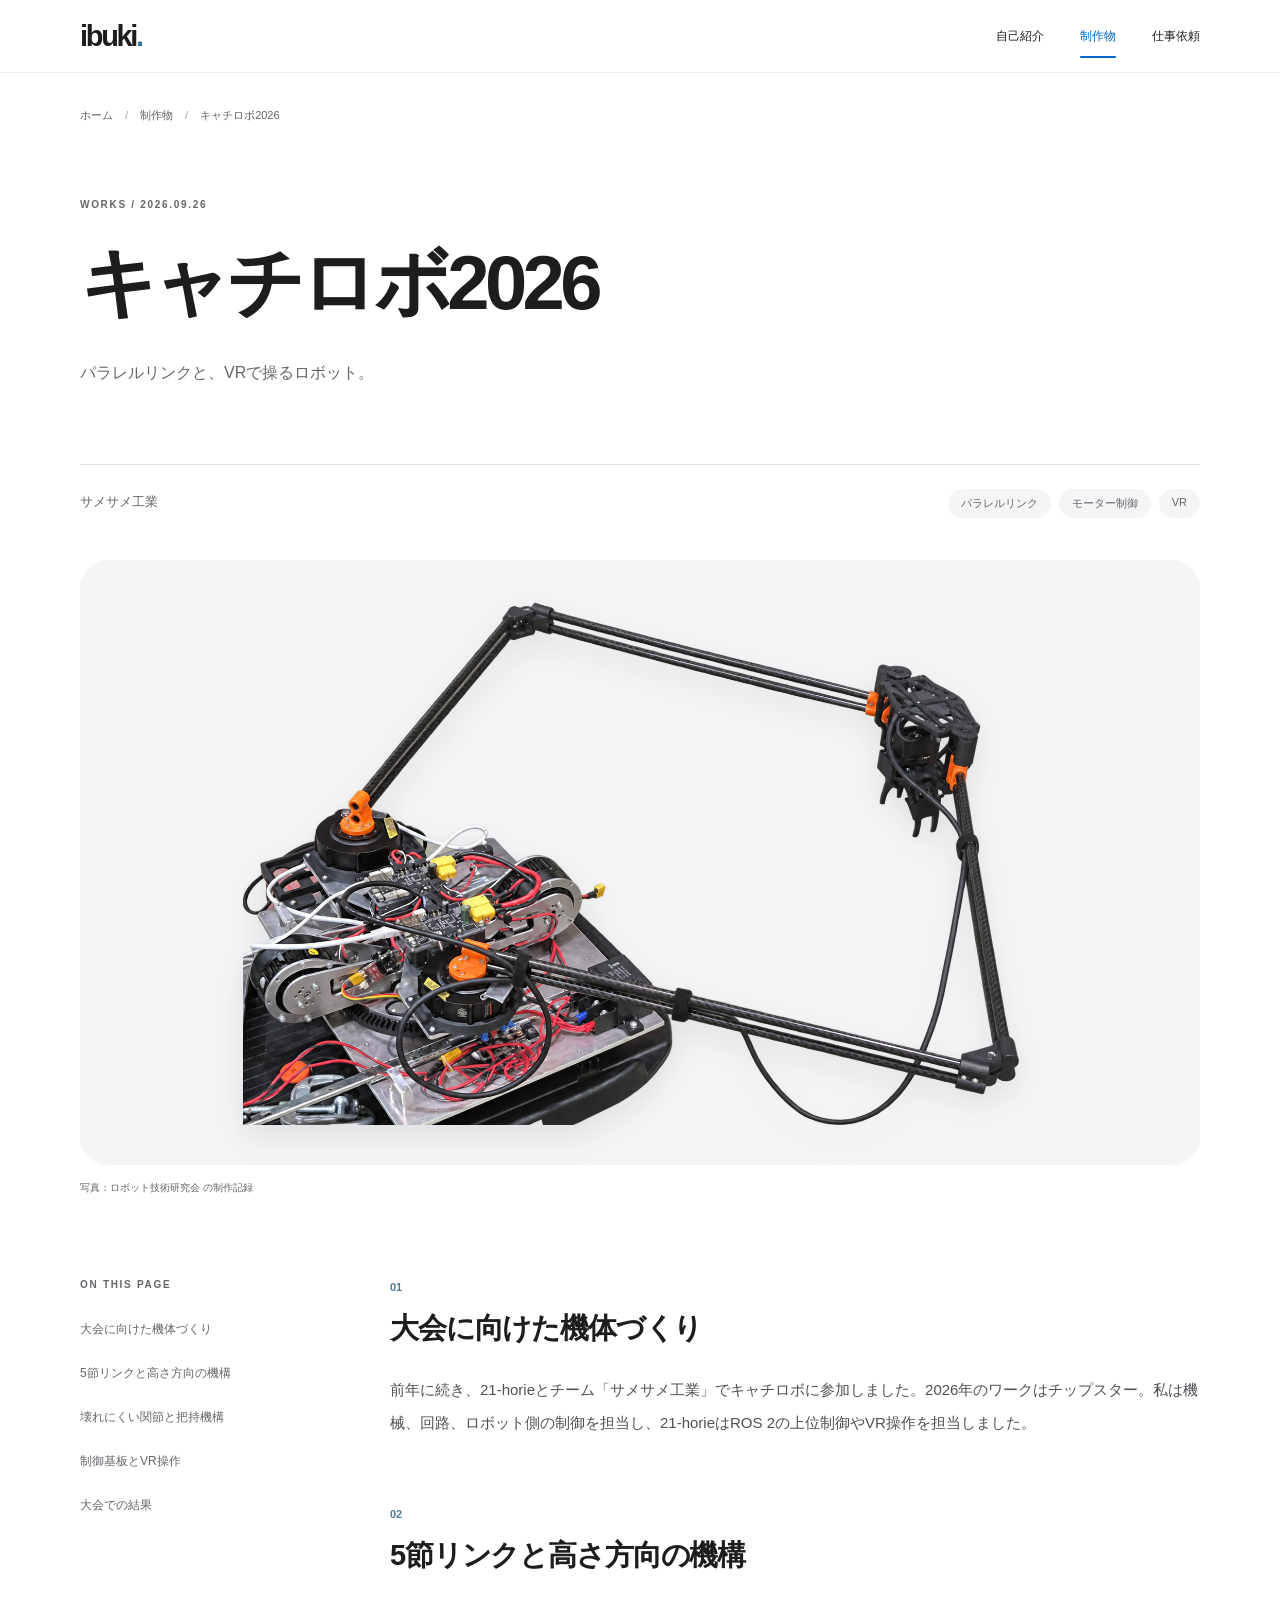
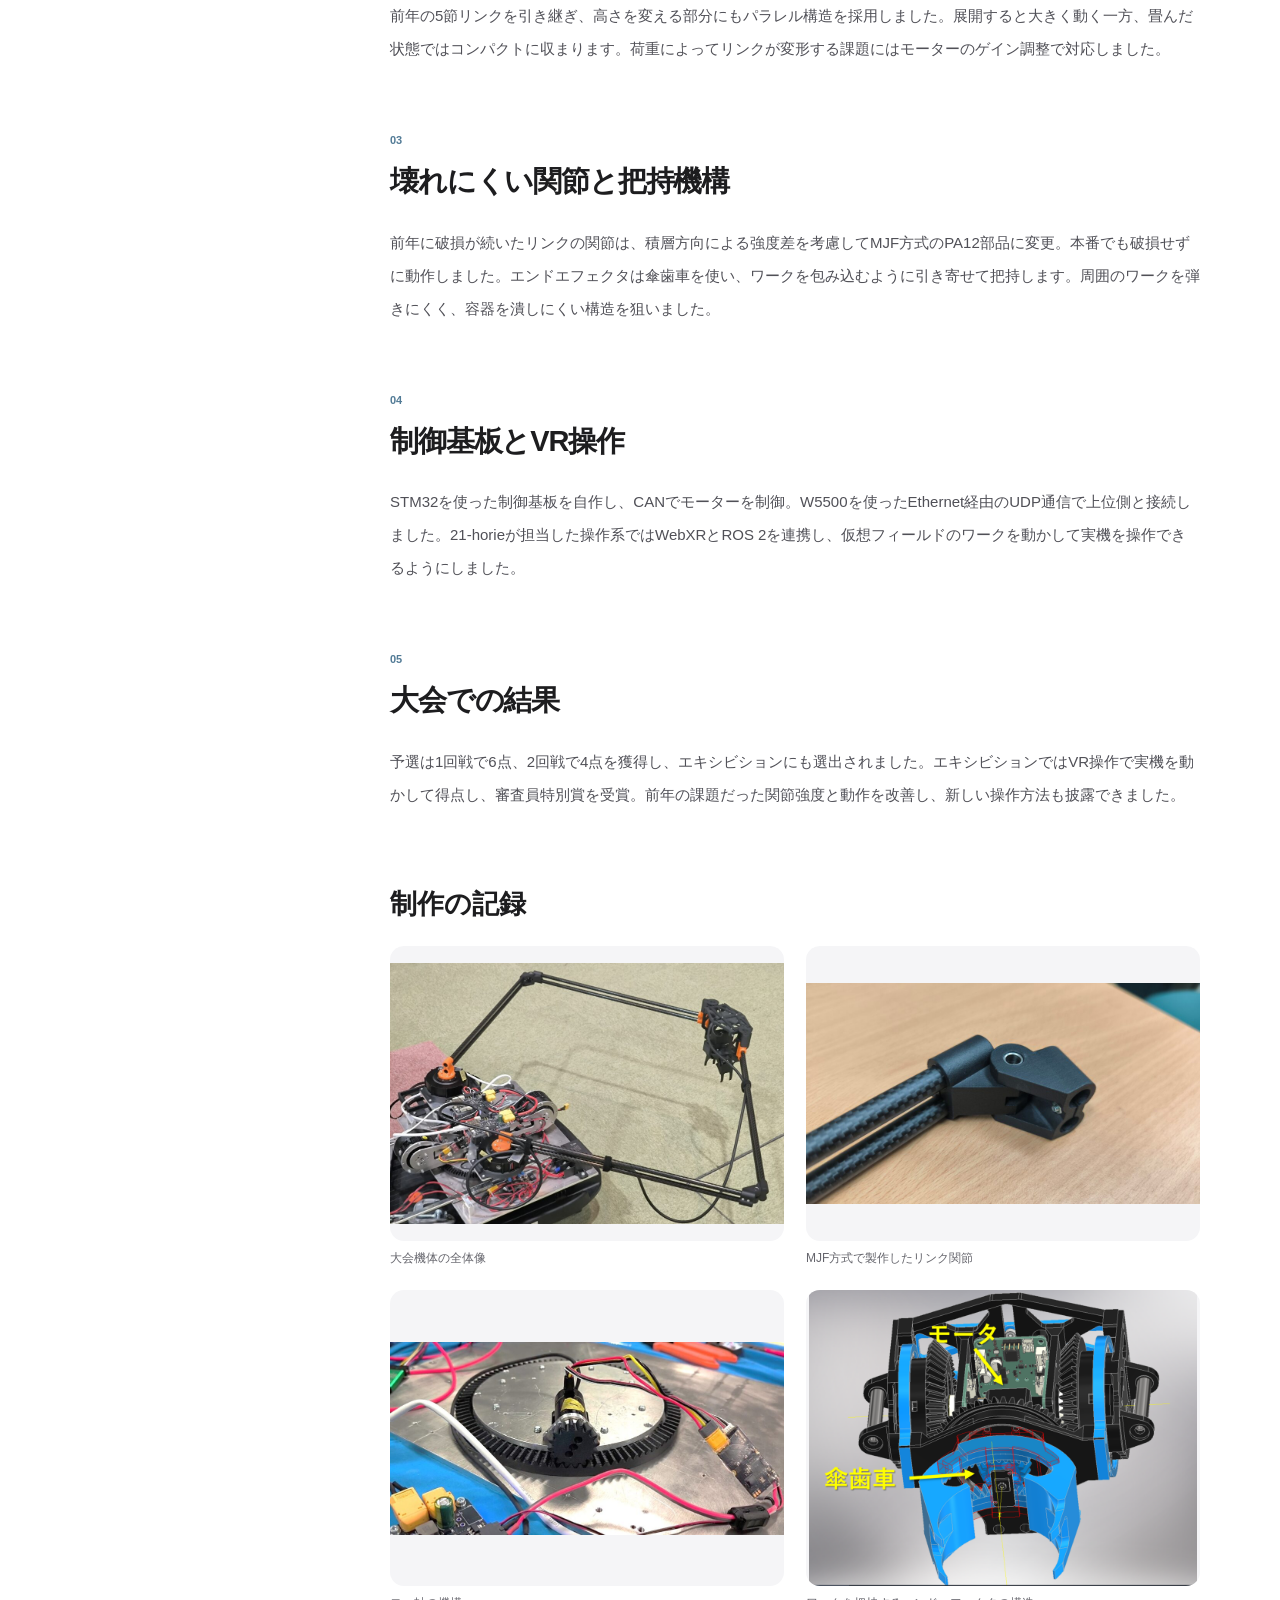
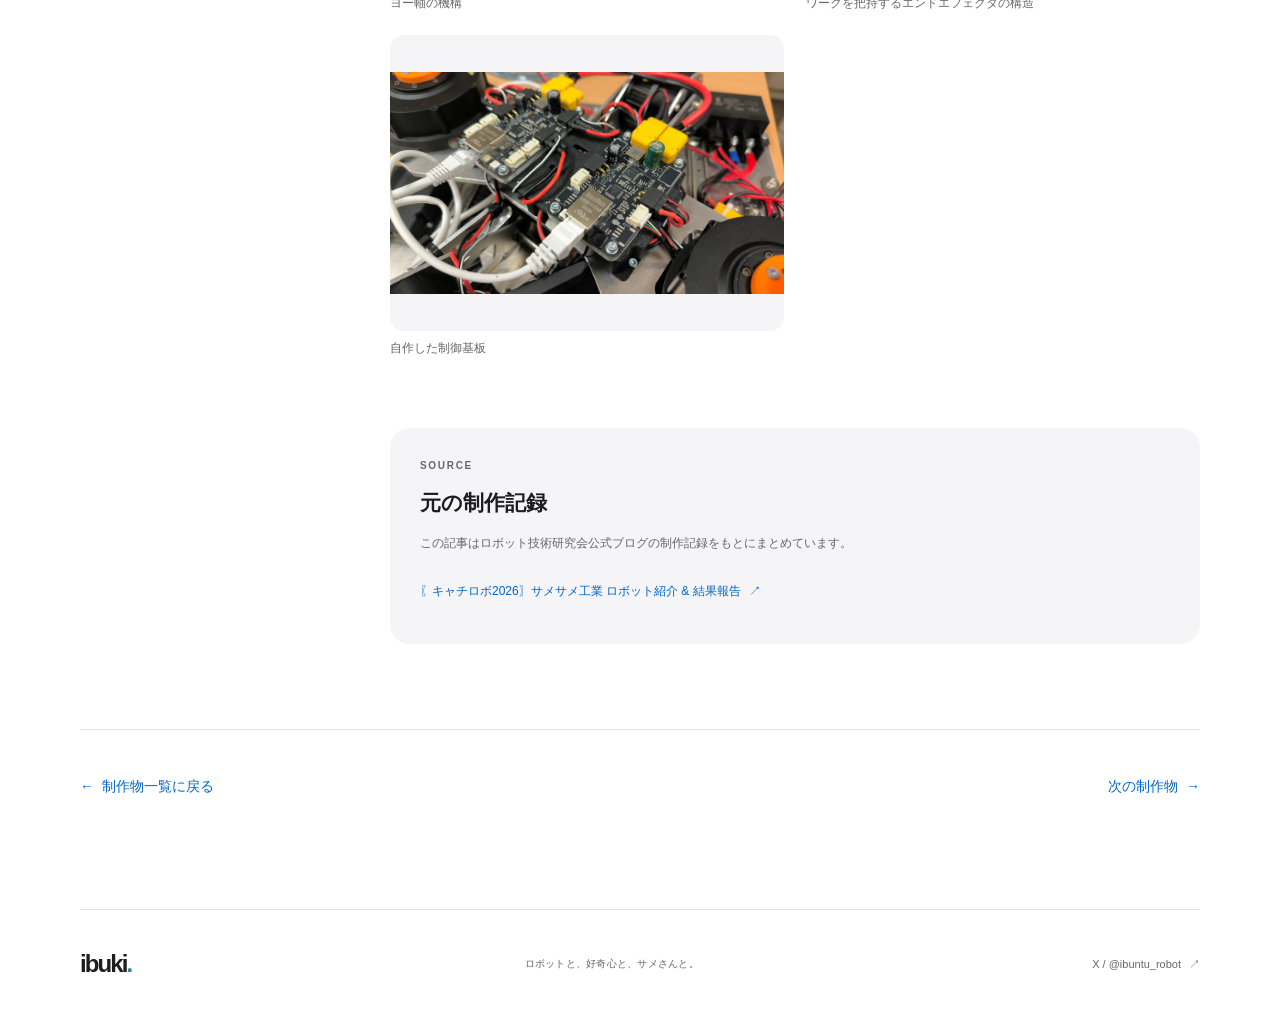
<file: works/catchrobo-2026/index.html>
<!DOCTYPE html>
<html lang="ja">
<head>
  <meta charset="utf-8">
  <meta name="viewport" content="width=device-width, initial-scale=1">
  <meta name="description" content="パラレルリンクと、VRで操るロボット。">
  <meta name="theme-color" content="#f5f5f7">
  <title>キャチロボ2026 — ibuki's blog</title>
  <link rel="icon" href="../../image/favicon.svg" type="image/svg+xml">
  <link rel="stylesheet" href="../../css/style.css">
  <script src="../../js/main.js" defer></script>
</head>
<body>
  <a class="skip-link" href="#main">本文へスキップ</a>
  <header class="site-header">
    <div class="nav-inner"><a class="brand" href="../../" aria-label="ibuki's blog ホーム">ibuki<span>.</span></a><nav aria-label="メインナビゲーション"><a href="../../about/">自己紹介</a><a href="../../works/" aria-current="page">制作物</a><a href="../../contact/">仕事依頼</a></nav></div>
    <div class="scroll-progress" aria-hidden="true"></div>
  </header>
  <main id="main"><nav class="breadcrumbs container" aria-label="パンくず"><ol><li><a href="../../">ホーム</a></li><li><a href="../../works/">制作物</a></li><li aria-current="page">キャチロボ2026</li></ol></nav><section class="page-heading container"><p class="eyebrow hero-enter">WORKS / 2026.09.26</p><h1 class="hero-enter enter-delay-1">キャチロボ2026</h1><p class="page-lead hero-enter enter-delay-2">パラレルリンクと、VRで操るロボット。</p></section><article class="project-detail container"><div class="detail-meta reveal"><span>サメサメ工業</span><div class="tags"><span>パラレルリンク</span><span>モーター制御</span><span>VR</span></div></div><figure class="detail-figure reveal"><div class="project-image  is-cutout"><img src="../../image/projects/catchrobo-2026-cutout.png" alt="サメサメ工業のキャチロボ2026出場機体" loading="eager" decoding="async" referrerpolicy="no-referrer" fetchpriority="high"><span class="image-fallback">写真は原記事でご覧いただけます</span></div><figcaption>写真：ロボット技術研究会 の制作記録</figcaption></figure><div class="article-layout"><nav class="article-toc reveal" aria-label="この記事の目次"><p class="eyebrow">ON THIS PAGE</p><a href="#section-1">大会に向けた機体づくり</a><a href="#section-2">5節リンクと高さ方向の機構</a><a href="#section-3">壊れにくい関節と把持機構</a><a href="#section-4">制御基板とVR操作</a><a href="#section-5">大会での結果</a></nav><div class="article-body"><section id="section-1" class="article-section reveal"><span class="section-number">01</span><h2>大会に向けた機体づくり</h2><p>前年に続き、21-horieとチーム「サメサメ工業」でキャチロボに参加しました。2026年のワークはチップスター。私は機械、回路、ロボット側の制御を担当し、21-horieはROS 2の上位制御やVR操作を担当しました。</p></section><section id="section-2" class="article-section reveal"><span class="section-number">02</span><h2>5節リンクと高さ方向の機構</h2><p>前年の5節リンクを引き継ぎ、高さを変える部分にもパラレル構造を採用しました。展開すると大きく動く一方、畳んだ状態ではコンパクトに収まります。荷重によってリンクが変形する課題にはモーターのゲイン調整で対応しました。</p></section><section id="section-3" class="article-section reveal"><span class="section-number">03</span><h2>壊れにくい関節と把持機構</h2><p>前年に破損が続いたリンクの関節は、積層方向による強度差を考慮してMJF方式のPA12部品に変更。本番でも破損せずに動作しました。エンドエフェクタは傘歯車を使い、ワークを包み込むように引き寄せて把持します。周囲のワークを弾きにくく、容器を潰しにくい構造を狙いました。</p></section><section id="section-4" class="article-section reveal"><span class="section-number">04</span><h2>制御基板とVR操作</h2><p>STM32を使った制御基板を自作し、CANでモーターを制御。W5500を使ったEthernet経由のUDP通信で上位側と接続しました。21-horieが担当した操作系ではWebXRとROS 2を連携し、仮想フィールドのワークを動かして実機を操作できるようにしました。</p></section><section id="section-5" class="article-section reveal"><span class="section-number">05</span><h2>大会での結果</h2><p>予選は1回戦で6点、2回戦で4点を獲得し、エキシビションにも選出されました。エキシビションではVR操作で実機を動かして得点し、審査員特別賞を受賞。前年の課題だった関節強度と動作を改善し、新しい操作方法も披露できました。</p></section><section class="article-gallery reveal" aria-label="制作写真"><h2>制作の記録</h2><div class="gallery-grid"><figure><img src="../../image/projects/rogiken/catchrobo-2026-1.jpg" alt="大会機体の全体像" loading="lazy" decoding="async"><figcaption>大会機体の全体像</figcaption></figure><figure><img src="../../image/projects/rogiken/catchrobo-2026-2.jpg" alt="MJF方式で製作したリンク関節" loading="lazy" decoding="async"><figcaption>MJF方式で製作したリンク関節</figcaption></figure><figure><img src="../../image/projects/rogiken/catchrobo-2026-3.jpg" alt="ヨー軸の機構" loading="lazy" decoding="async"><figcaption>ヨー軸の機構</figcaption></figure><figure><img src="../../image/projects/rogiken/catchrobo-2026-4.png" alt="ワークを把持するエンドエフェクタの構造" loading="lazy" decoding="async"><figcaption>ワークを把持するエンドエフェクタの構造</figcaption></figure><figure><img src="../../image/projects/rogiken/catchrobo-2026-5.jpg" alt="自作した制御基板" loading="lazy" decoding="async"><figcaption>自作した制御基板</figcaption></figure></div></section><aside class="source-note reveal"><p class="eyebrow">SOURCE</p><h2>元の制作記録</h2><p>この記事はロボット技術研究会公式ブログの制作記録をもとにまとめています。</p><a class="text-link" href="https://blog.rogiken.org/blog/2026/09/26/%E3%80%90%E3%82%AD%E3%83%A3%E3%83%81%E3%83%AD%E3%83%9C2026%E3%80%91%E3%82%B5%E3%83%A1%E3%82%B5%E3%83%A1%E5%B7%A5%E6%A5%AD-%E3%83%AD%E3%83%9C%E3%83%83%E3%83%88%E7%B4%B9%E4%BB%8B-%E7%B5%90/">〖キャチロボ2026〗サメサメ工業 ロボット紹介 &amp; 結果報告 <span aria-hidden="true">↗</span></a></aside></div></div></article><div class="detail-bottom container reveal"><a class="text-link" href="../"><span aria-hidden="true">←</span> 制作物一覧に戻る</a><a class="text-link" href="../tsukuba-2025/">次の制作物 <span aria-hidden="true">→</span></a></div></main>
  <footer class="site-footer container"><a class="brand" href="../../" aria-label="ibuki's blog ホーム">ibuki<span>.</span></a><p>ロボットと、好奇心と、サメさんと。</p><a href="https://x.com/ibuntu_robot">X / @ibuntu_robot <span aria-hidden="true">↗</span></a></footer>
</body>
</html>
</file>
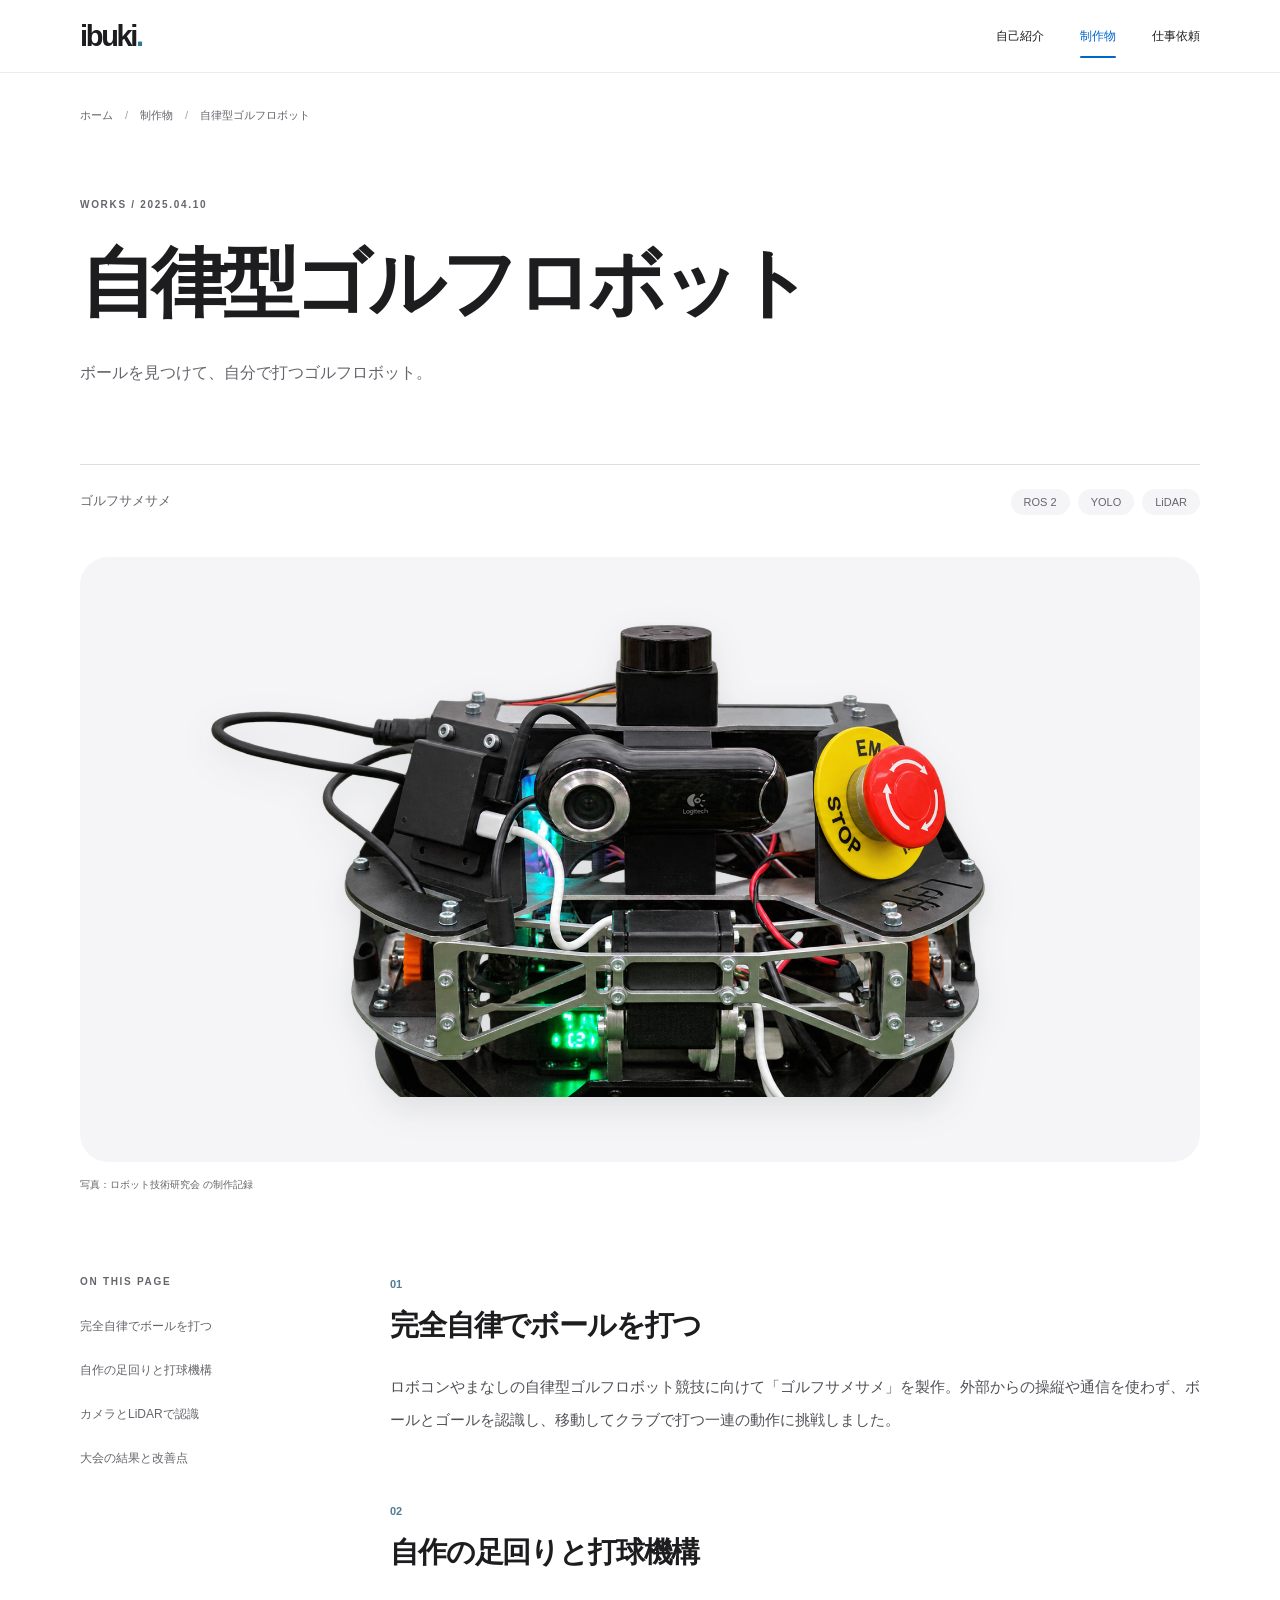
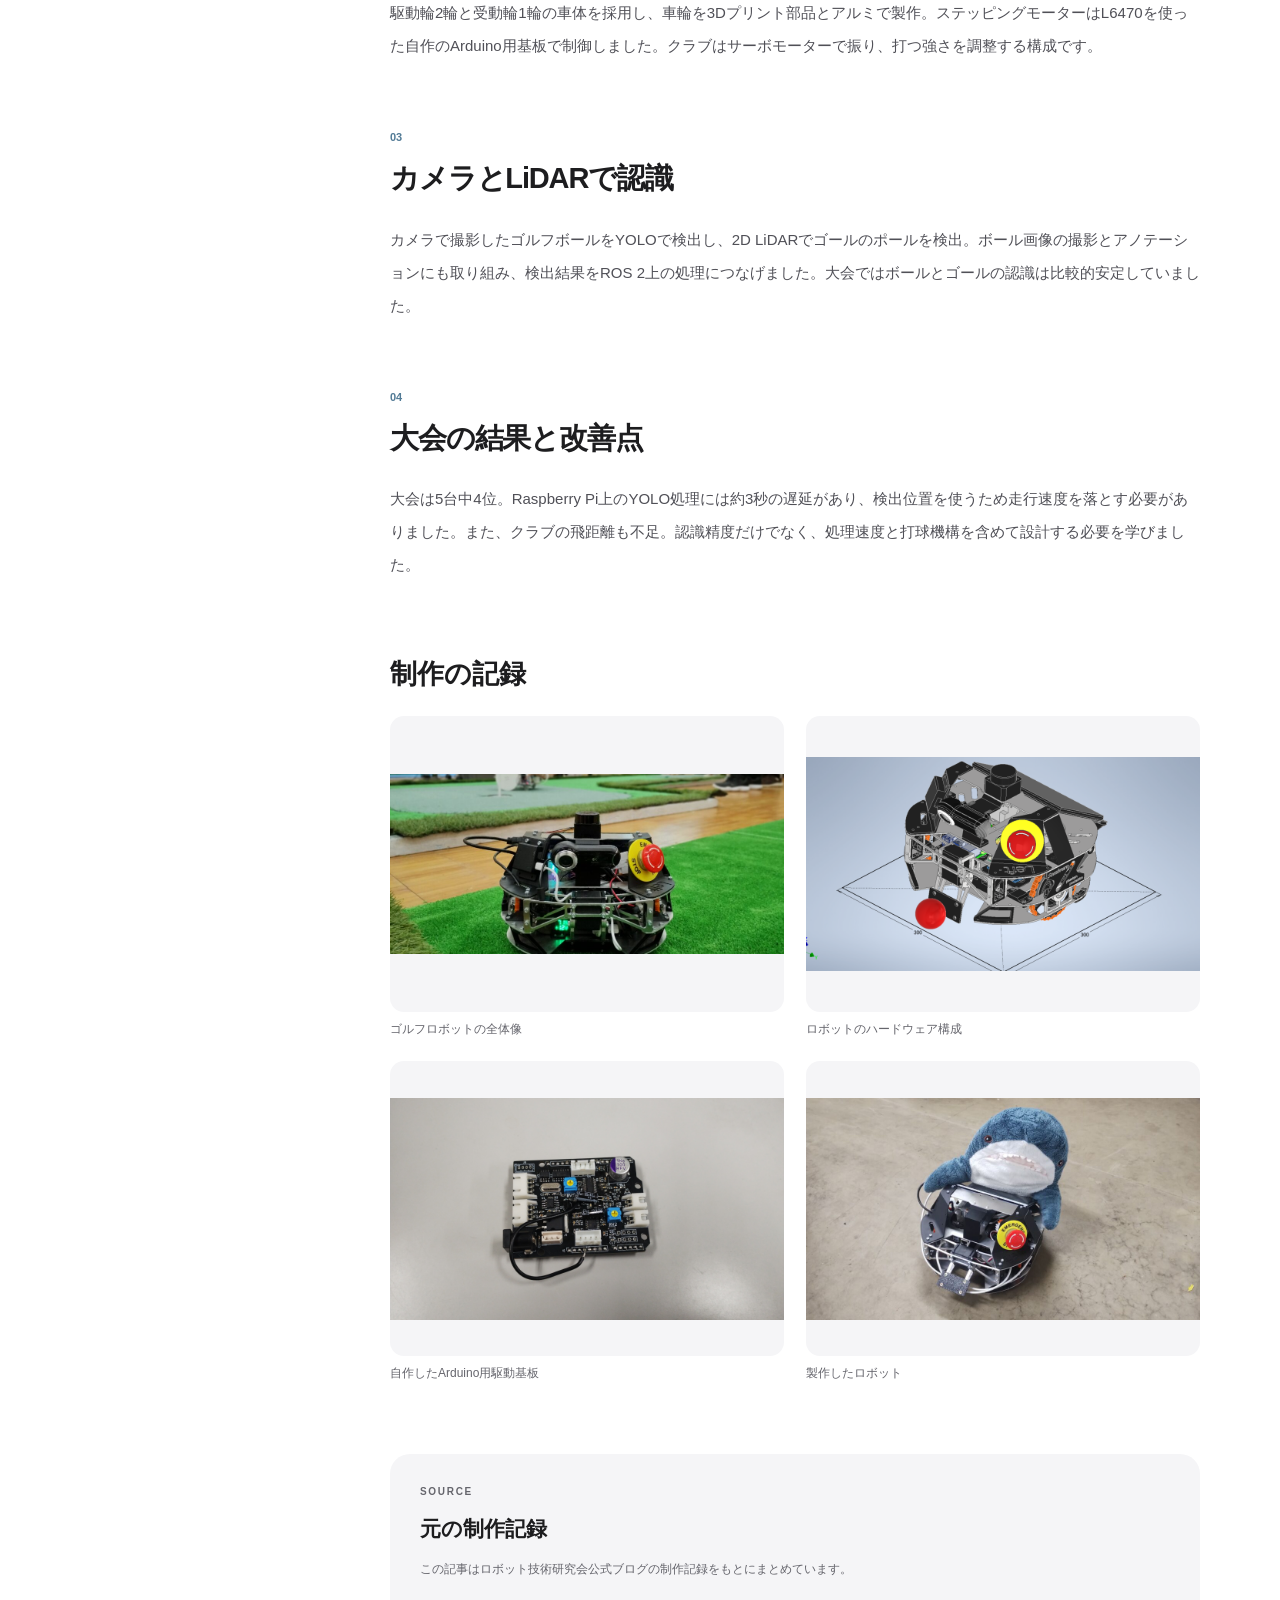
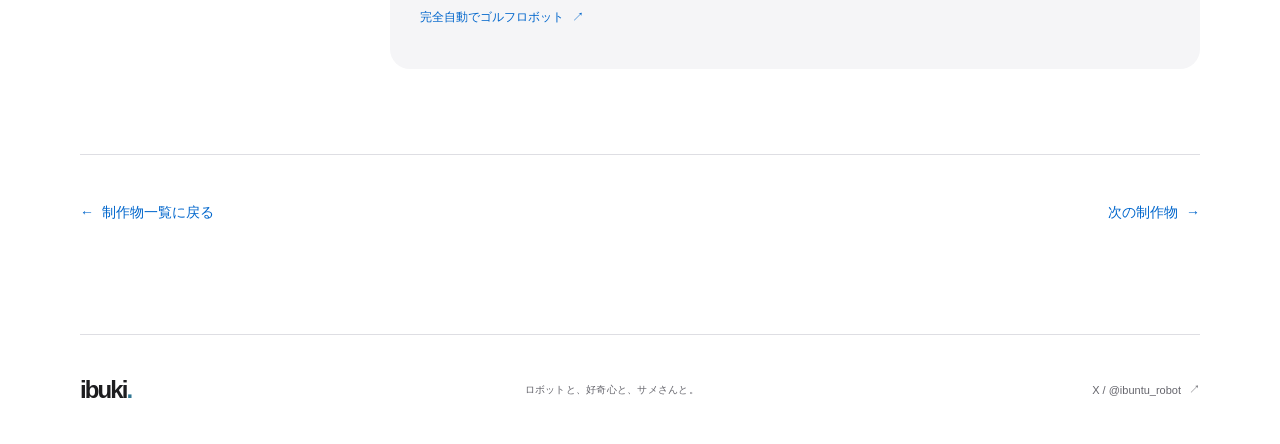
<file: works/golf-robot/index.html>
<!DOCTYPE html>
<html lang="ja">
<head>
  <meta charset="utf-8">
  <meta name="viewport" content="width=device-width, initial-scale=1">
  <meta name="description" content="ボールを見つけて、自分で打つゴルフロボット。">
  <meta name="theme-color" content="#f5f5f7">
  <title>自律型ゴルフロボット — ibuki's blog</title>
  <link rel="icon" href="../../image/favicon.svg" type="image/svg+xml">
  <link rel="stylesheet" href="../../css/style.css">
  <script src="../../js/main.js" defer></script>
</head>
<body>
  <a class="skip-link" href="#main">本文へスキップ</a>
  <header class="site-header">
    <div class="nav-inner"><a class="brand" href="../../" aria-label="ibuki's blog ホーム">ibuki<span>.</span></a><nav aria-label="メインナビゲーション"><a href="../../about/">自己紹介</a><a href="../../works/" aria-current="page">制作物</a><a href="../../contact/">仕事依頼</a></nav></div>
    <div class="scroll-progress" aria-hidden="true"></div>
  </header>
  <main id="main"><nav class="breadcrumbs container" aria-label="パンくず"><ol><li><a href="../../">ホーム</a></li><li><a href="../../works/">制作物</a></li><li aria-current="page">自律型ゴルフロボット</li></ol></nav><section class="page-heading container"><p class="eyebrow hero-enter">WORKS / 2025.04.10</p><h1 class="hero-enter enter-delay-1">自律型ゴルフロボット</h1><p class="page-lead hero-enter enter-delay-2">ボールを見つけて、自分で打つゴルフロボット。</p></section><article class="project-detail container"><div class="detail-meta reveal"><span>ゴルフサメサメ</span><div class="tags"><span>ROS 2</span><span>YOLO</span><span>LiDAR</span></div></div><figure class="detail-figure reveal"><div class="project-image  is-cutout"><img src="../../image/projects/golf-robot-cutout.png" alt="LiDARとカメラ、ボールを打つクラブを搭載したゴルフロボット" loading="eager" decoding="async" referrerpolicy="no-referrer" fetchpriority="high"><span class="image-fallback">写真は原記事でご覧いただけます</span></div><figcaption>写真：ロボット技術研究会 の制作記録</figcaption></figure><div class="article-layout"><nav class="article-toc reveal" aria-label="この記事の目次"><p class="eyebrow">ON THIS PAGE</p><a href="#section-1">完全自律でボールを打つ</a><a href="#section-2">自作の足回りと打球機構</a><a href="#section-3">カメラとLiDARで認識</a><a href="#section-4">大会の結果と改善点</a></nav><div class="article-body"><section id="section-1" class="article-section reveal"><span class="section-number">01</span><h2>完全自律でボールを打つ</h2><p>ロボコンやまなしの自律型ゴルフロボット競技に向けて「ゴルフサメサメ」を製作。外部からの操縦や通信を使わず、ボールとゴールを認識し、移動してクラブで打つ一連の動作に挑戦しました。</p></section><section id="section-2" class="article-section reveal"><span class="section-number">02</span><h2>自作の足回りと打球機構</h2><p>駆動輪2輪と受動輪1輪の車体を採用し、車輪を3Dプリント部品とアルミで製作。ステッピングモーターはL6470を使った自作のArduino用基板で制御しました。クラブはサーボモーターで振り、打つ強さを調整する構成です。</p></section><section id="section-3" class="article-section reveal"><span class="section-number">03</span><h2>カメラとLiDARで認識</h2><p>カメラで撮影したゴルフボールをYOLOで検出し、2D LiDARでゴールのポールを検出。ボール画像の撮影とアノテーションにも取り組み、検出結果をROS 2上の処理につなげました。大会ではボールとゴールの認識は比較的安定していました。</p></section><section id="section-4" class="article-section reveal"><span class="section-number">04</span><h2>大会の結果と改善点</h2><p>大会は5台中4位。Raspberry Pi上のYOLO処理には約3秒の遅延があり、検出位置を使うため走行速度を落とす必要がありました。また、クラブの飛距離も不足。認識精度だけでなく、処理速度と打球機構を含めて設計する必要を学びました。</p></section><section class="article-gallery reveal" aria-label="制作写真"><h2>制作の記録</h2><div class="gallery-grid"><figure><img src="../../image/projects/rogiken/golf-robot-1.jpg" alt="ゴルフロボットの全体像" loading="lazy" decoding="async"><figcaption>ゴルフロボットの全体像</figcaption></figure><figure><img src="../../image/projects/rogiken/golf-robot-2.png" alt="ロボットのハードウェア構成" loading="lazy" decoding="async"><figcaption>ロボットのハードウェア構成</figcaption></figure><figure><img src="../../image/projects/rogiken/golf-robot-3.png" alt="自作したArduino用駆動基板" loading="lazy" decoding="async"><figcaption>自作したArduino用駆動基板</figcaption></figure><figure><img src="../../image/projects/rogiken/golf-robot-4.jpg" alt="製作したロボット" loading="lazy" decoding="async"><figcaption>製作したロボット</figcaption></figure></div></section><aside class="source-note reveal"><p class="eyebrow">SOURCE</p><h2>元の制作記録</h2><p>この記事はロボット技術研究会公式ブログの制作記録をもとにまとめています。</p><a class="text-link" href="https://blog.rogiken.org/blog/2025/04/10/%E5%AE%8C%E5%85%A8%E8%87%AA%E5%8B%95%E3%81%A7%E3%82%B4%E3%83%AB%E3%83%95%E3%83%AD%E3%83%9C%E3%83%83%E3%83%88/">完全自動でゴルフロボット <span aria-hidden="true">↗</span></a></aside></div></div></article><div class="detail-bottom container reveal"><a class="text-link" href="../"><span aria-hidden="true">←</span> 制作物一覧に戻る</a><a class="text-link" href="../phox/">次の制作物 <span aria-hidden="true">→</span></a></div></main>
  <footer class="site-footer container"><a class="brand" href="../../" aria-label="ibuki's blog ホーム">ibuki<span>.</span></a><p>ロボットと、好奇心と、サメさんと。</p><a href="https://x.com/ibuntu_robot">X / @ibuntu_robot <span aria-hidden="true">↗</span></a></footer>
</body>
</html>
</file>
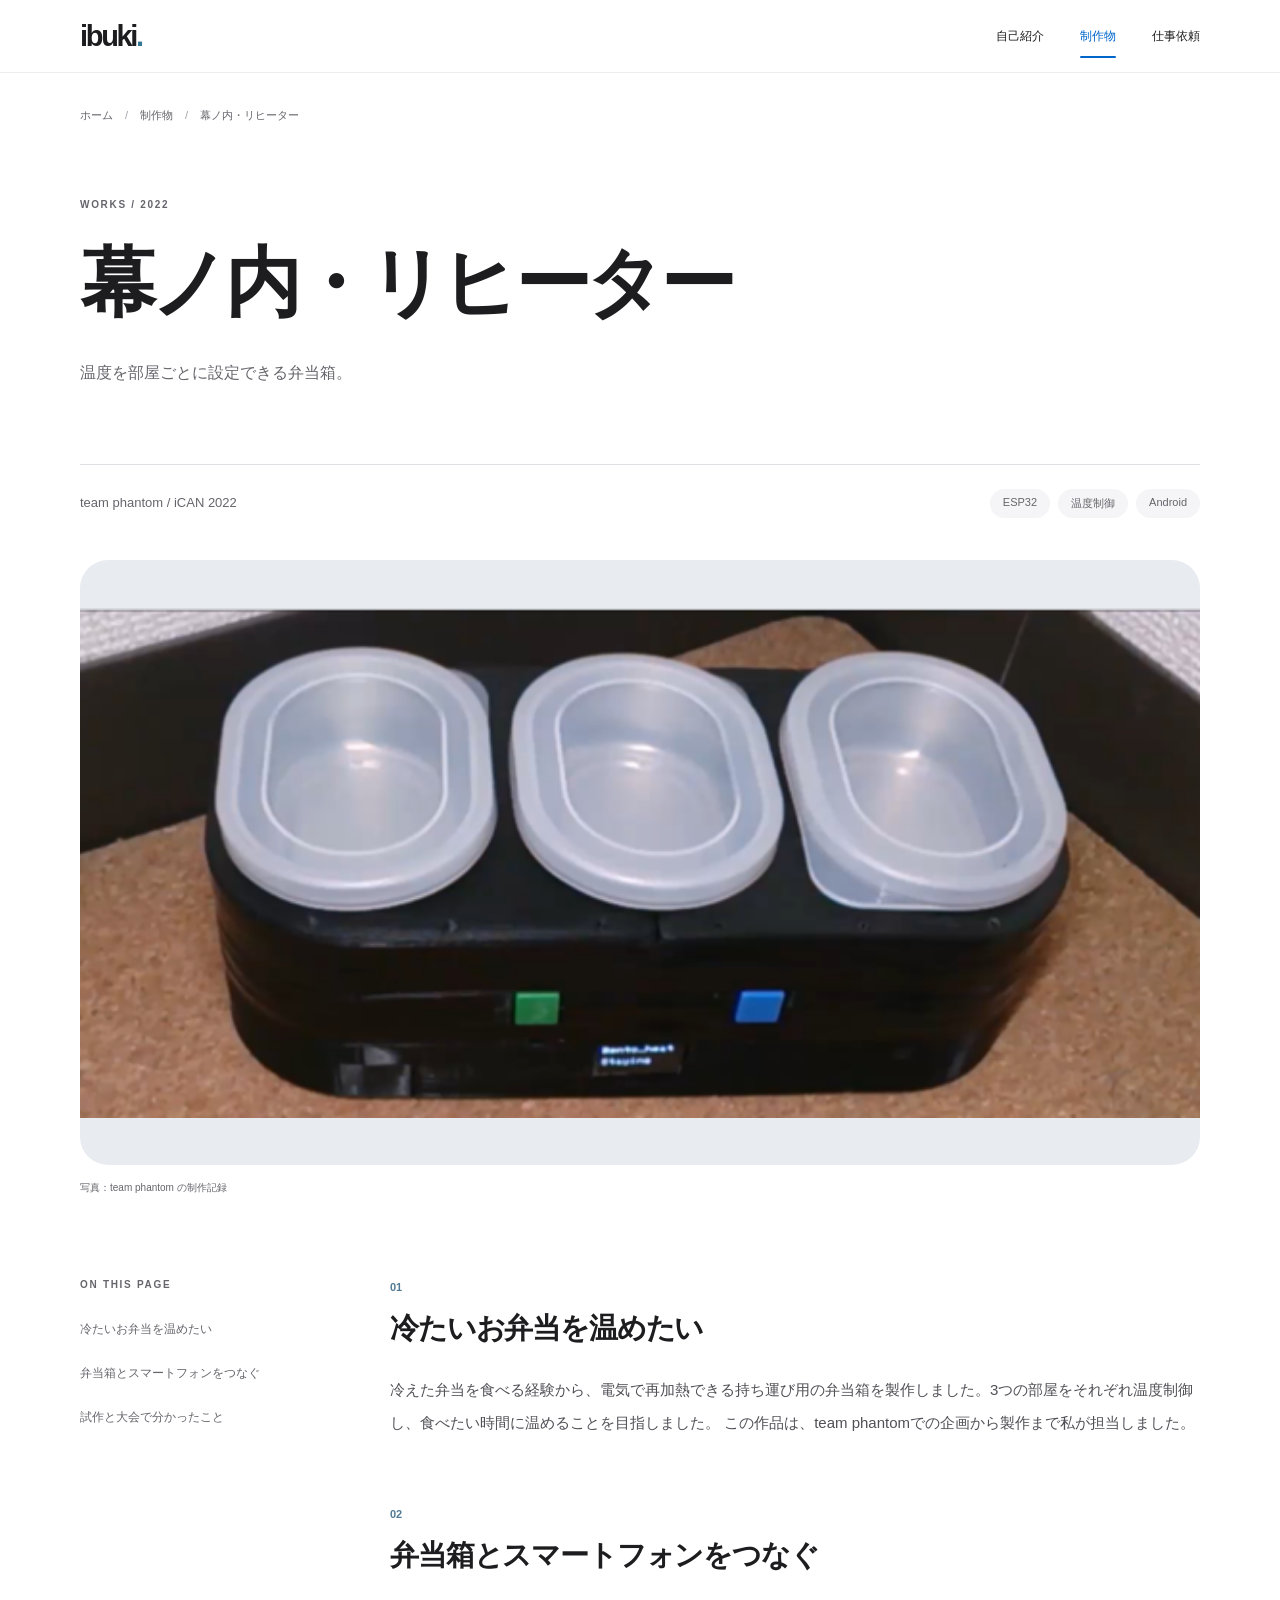
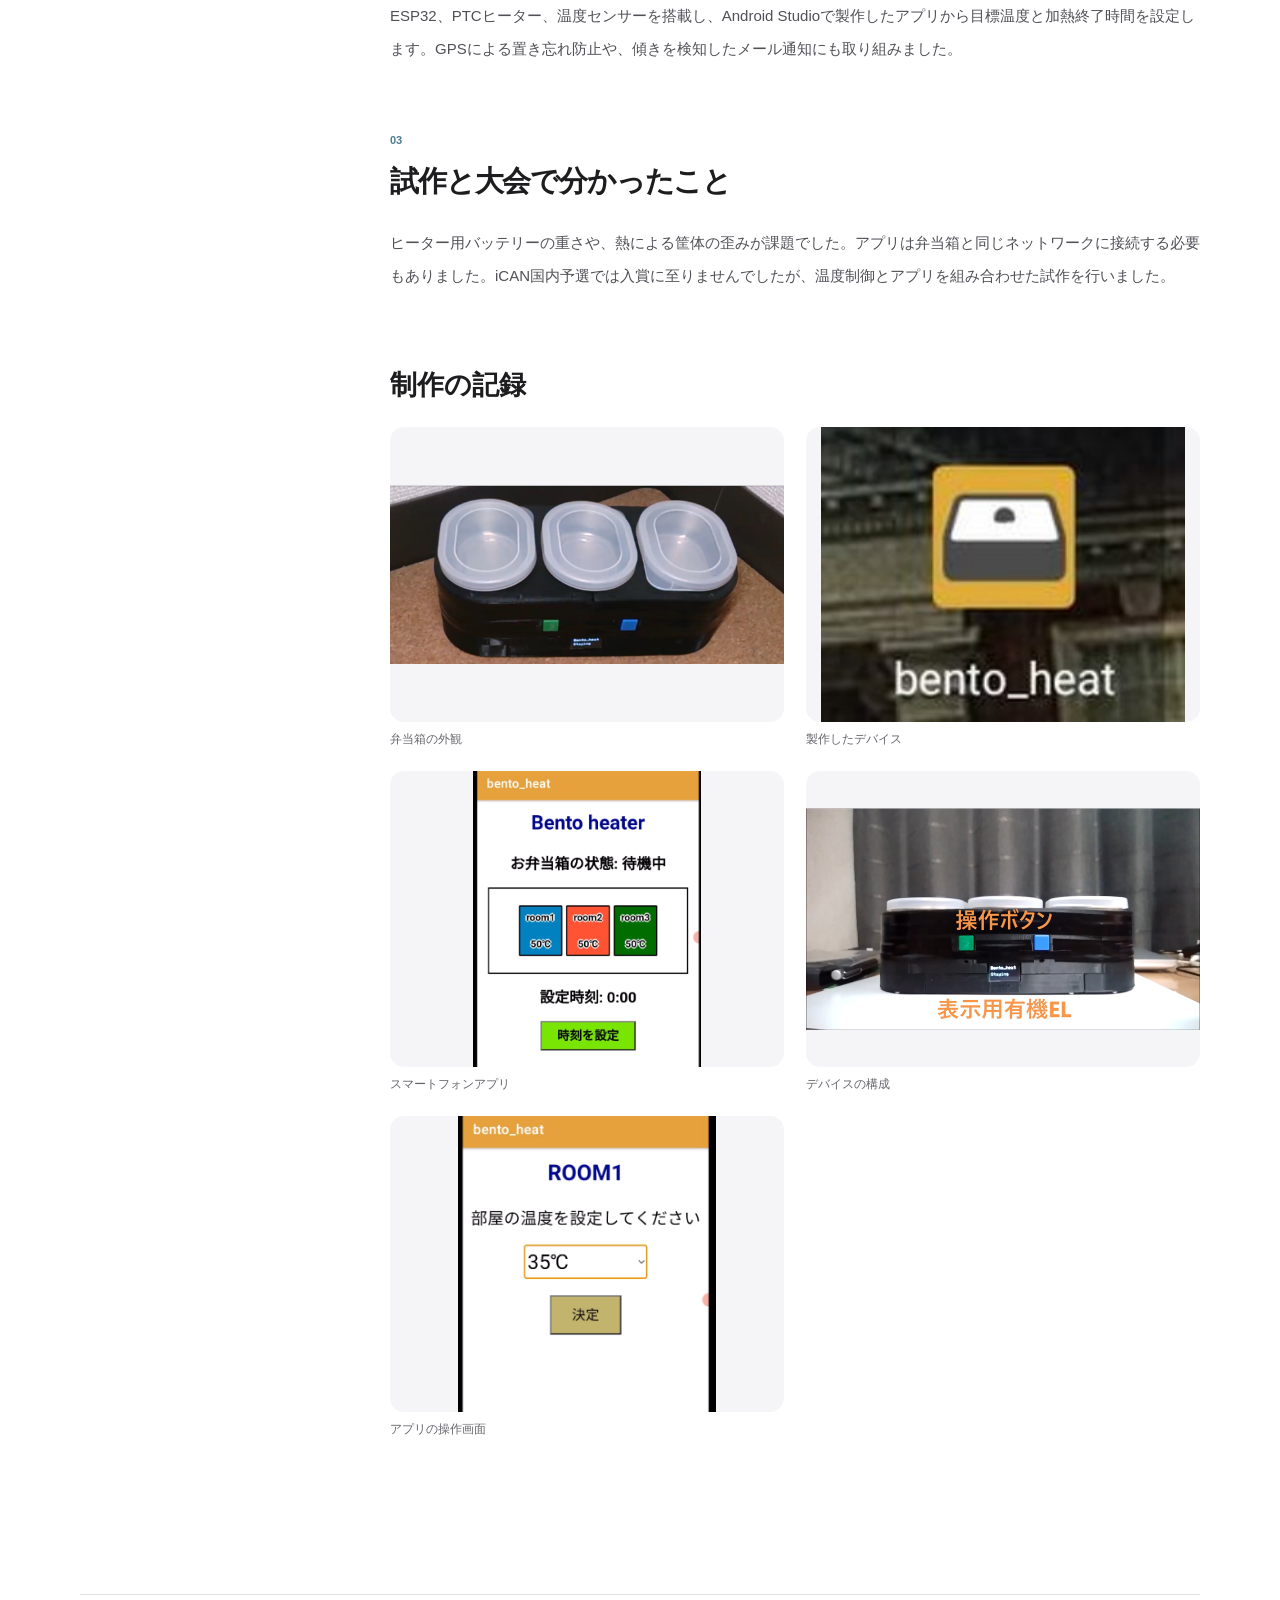
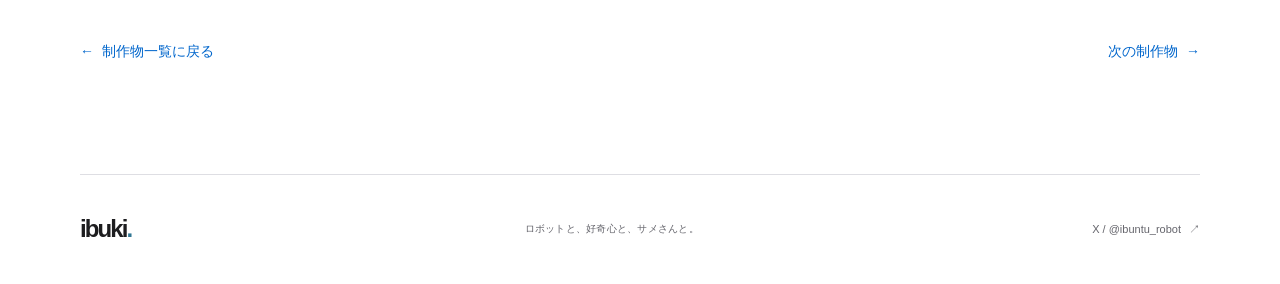
<file: works/makunouchi-reheater/index.html>
<!DOCTYPE html>
<html lang="ja">
<head>
  <meta charset="utf-8">
  <meta name="viewport" content="width=device-width, initial-scale=1">
  <meta name="description" content="温度を部屋ごとに設定できる弁当箱。">
  <meta name="theme-color" content="#f5f5f7">
  <title>幕ノ内・リヒーター — ibuki's blog</title>
  <link rel="icon" href="../../image/favicon.svg" type="image/svg+xml">
  <link rel="stylesheet" href="../../css/style.css">
  <script src="../../js/main.js" defer></script>
</head>
<body>
  <a class="skip-link" href="#main">本文へスキップ</a>
  <header class="site-header">
    <div class="nav-inner"><a class="brand" href="../../" aria-label="ibuki's blog ホーム">ibuki<span>.</span></a><nav aria-label="メインナビゲーション"><a href="../../about/">自己紹介</a><a href="../../works/" aria-current="page">制作物</a><a href="../../contact/">仕事依頼</a></nav></div>
    <div class="scroll-progress" aria-hidden="true"></div>
  </header>
  <main id="main"><nav class="breadcrumbs container" aria-label="パンくず"><ol><li><a href="../../">ホーム</a></li><li><a href="../../works/">制作物</a></li><li aria-current="page">幕ノ内・リヒーター</li></ol></nav><section class="page-heading container"><p class="eyebrow hero-enter">WORKS / 2022</p><h1 class="hero-enter enter-delay-1">幕ノ内・リヒーター</h1><p class="page-lead hero-enter enter-delay-2">温度を部屋ごとに設定できる弁当箱。</p></section><article class="project-detail container"><div class="detail-meta reveal"><span>team phantom / iCAN 2022</span><div class="tags"><span>ESP32</span><span>温度制御</span><span>Android</span></div></div><figure class="detail-figure reveal"><div class="project-image "><img src="../../image/projects/team-phantom/iCAN22_top.png" alt="幕ノ内・リヒーターの制作写真" loading="eager" decoding="async" referrerpolicy="no-referrer" fetchpriority="high"><span class="image-fallback">写真は原記事でご覧いただけます</span></div><figcaption>写真：team phantom の制作記録</figcaption></figure><div class="article-layout"><nav class="article-toc reveal" aria-label="この記事の目次"><p class="eyebrow">ON THIS PAGE</p><a href="#section-1">冷たいお弁当を温めたい</a><a href="#section-2">弁当箱とスマートフォンをつなぐ</a><a href="#section-3">試作と大会で分かったこと</a></nav><div class="article-body"><section id="section-1" class="article-section reveal"><span class="section-number">01</span><h2>冷たいお弁当を温めたい</h2><p>冷えた弁当を食べる経験から、電気で再加熱できる持ち運び用の弁当箱を製作しました。3つの部屋をそれぞれ温度制御し、食べたい時間に温めることを目指しました。 この作品は、team phantomでの企画から製作まで私が担当しました。</p></section><section id="section-2" class="article-section reveal"><span class="section-number">02</span><h2>弁当箱とスマートフォンをつなぐ</h2><p>ESP32、PTCヒーター、温度センサーを搭載し、Android Studioで製作したアプリから目標温度と加熱終了時間を設定します。GPSによる置き忘れ防止や、傾きを検知したメール通知にも取り組みました。</p></section><section id="section-3" class="article-section reveal"><span class="section-number">03</span><h2>試作と大会で分かったこと</h2><p>ヒーター用バッテリーの重さや、熱による筐体の歪みが課題でした。アプリは弁当箱と同じネットワークに接続する必要もありました。iCAN国内予選では入賞に至りませんでしたが、温度制御とアプリを組み合わせた試作を行いました。</p></section><section class="article-gallery reveal" aria-label="制作写真"><h2>制作の記録</h2><div class="gallery-grid"><figure><img src="../../image/projects/team-phantom/iCAN22_top.png" alt="弁当箱の外観" loading="lazy" decoding="async"><figcaption>弁当箱の外観</figcaption></figure><figure><img src="../../image/projects/team-phantom/iCAN22_icon.jpg" alt="製作したデバイス" loading="lazy" decoding="async"><figcaption>製作したデバイス</figcaption></figure><figure><img src="../../image/projects/team-phantom/iCAN22_app1.PNG" alt="スマートフォンアプリ" loading="lazy" decoding="async"><figcaption>スマートフォンアプリ</figcaption></figure><figure><img src="../../image/projects/team-phantom/iCAN22_sub.png" alt="デバイスの構成" loading="lazy" decoding="async"><figcaption>デバイスの構成</figcaption></figure><figure><img src="../../image/projects/team-phantom/iCAN22_app2.PNG" alt="アプリの操作画面" loading="lazy" decoding="async"><figcaption>アプリの操作画面</figcaption></figure></div></section></div></div></article><div class="detail-bottom container reveal"><a class="text-link" href="../"><span aria-hidden="true">←</span> 制作物一覧に戻る</a><a class="text-link" href="../talking-shovel/">次の制作物 <span aria-hidden="true">→</span></a></div></main>
  <footer class="site-footer container"><a class="brand" href="../../" aria-label="ibuki's blog ホーム">ibuki<span>.</span></a><p>ロボットと、好奇心と、サメさんと。</p><a href="https://x.com/ibuntu_robot">X / @ibuntu_robot <span aria-hidden="true">↗</span></a></footer>
</body>
</html>
</file>
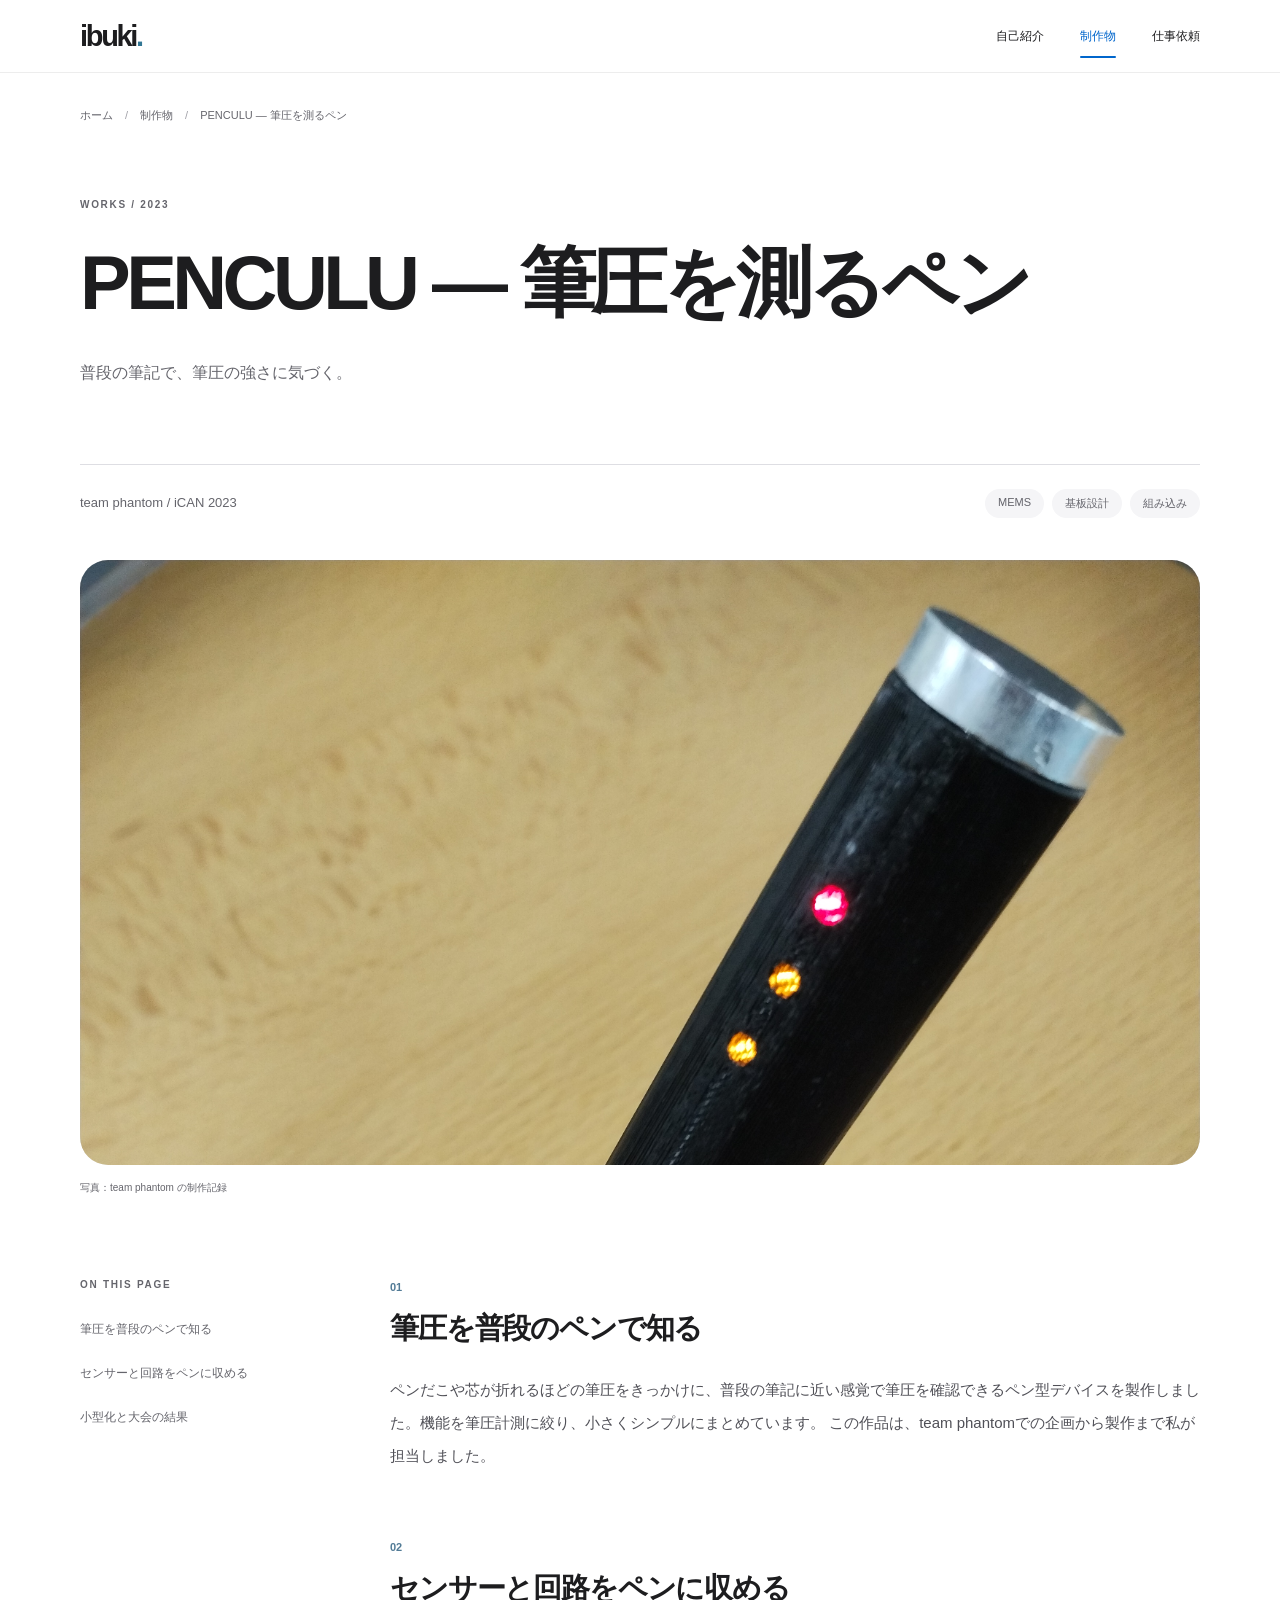
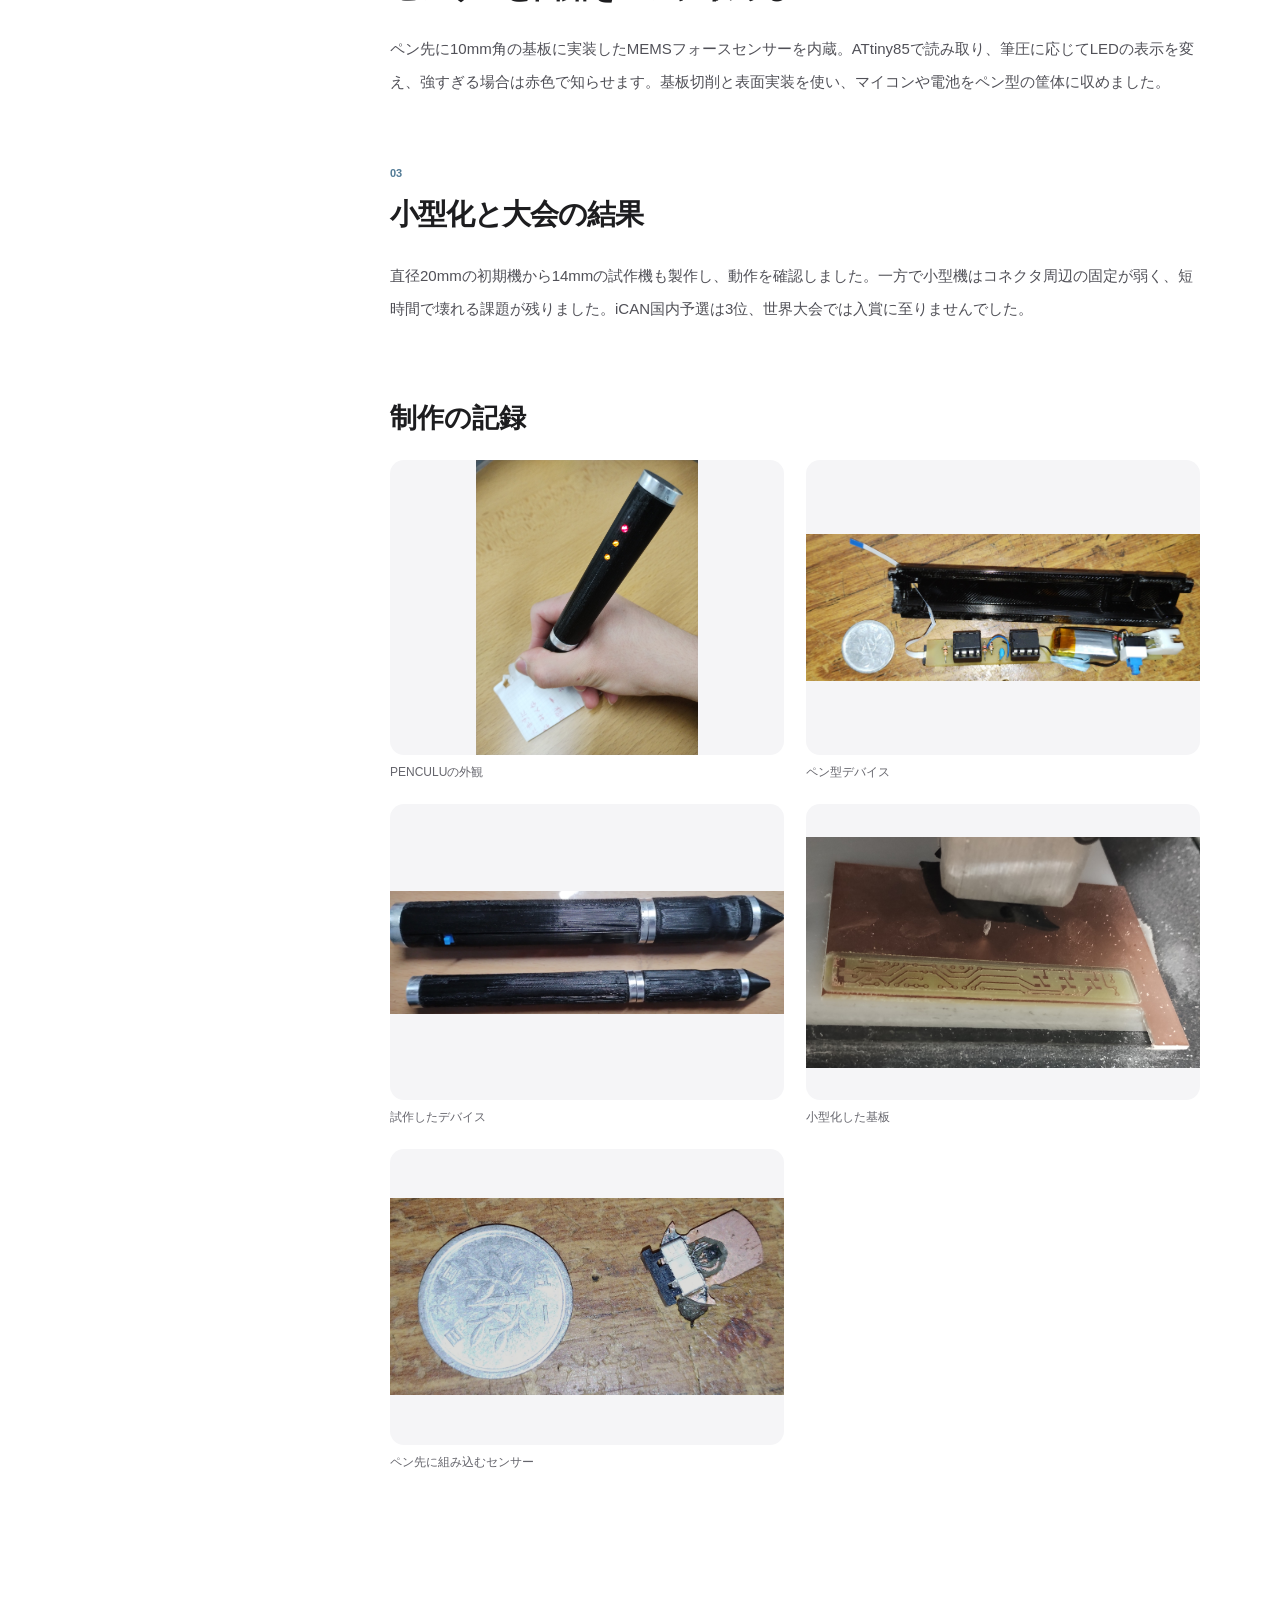
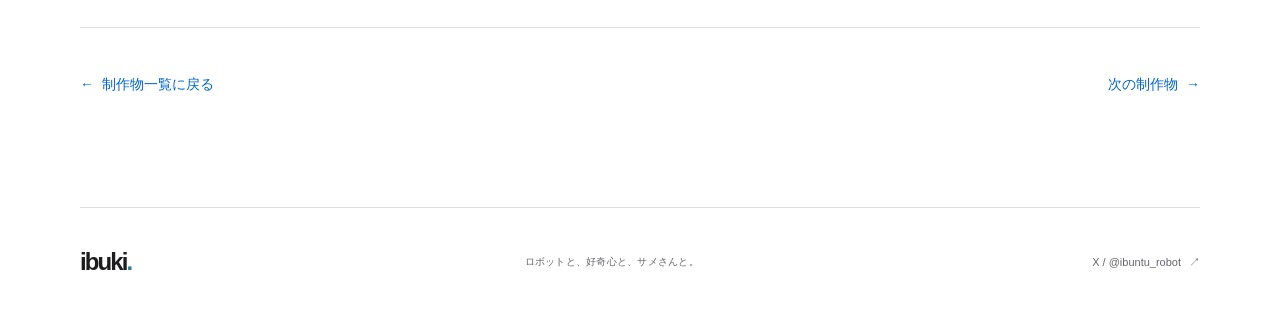
<file: works/penculu/index.html>
<!DOCTYPE html>
<html lang="ja">
<head>
  <meta charset="utf-8">
  <meta name="viewport" content="width=device-width, initial-scale=1">
  <meta name="description" content="普段の筆記で、筆圧の強さに気づく。">
  <meta name="theme-color" content="#f5f5f7">
  <title>PENCULU — 筆圧を測るペン — ibuki's blog</title>
  <link rel="icon" href="../../image/favicon.svg" type="image/svg+xml">
  <link rel="stylesheet" href="../../css/style.css">
  <script src="../../js/main.js" defer></script>
</head>
<body>
  <a class="skip-link" href="#main">本文へスキップ</a>
  <header class="site-header">
    <div class="nav-inner"><a class="brand" href="../../" aria-label="ibuki's blog ホーム">ibuki<span>.</span></a><nav aria-label="メインナビゲーション"><a href="../../about/">自己紹介</a><a href="../../works/" aria-current="page">制作物</a><a href="../../contact/">仕事依頼</a></nav></div>
    <div class="scroll-progress" aria-hidden="true"></div>
  </header>
  <main id="main"><nav class="breadcrumbs container" aria-label="パンくず"><ol><li><a href="../../">ホーム</a></li><li><a href="../../works/">制作物</a></li><li aria-current="page">PENCULU — 筆圧を測るペン</li></ol></nav><section class="page-heading container"><p class="eyebrow hero-enter">WORKS / 2023</p><h1 class="hero-enter enter-delay-1">PENCULU — 筆圧を測るペン</h1><p class="page-lead hero-enter enter-delay-2">普段の筆記で、筆圧の強さに気づく。</p></section><article class="project-detail container"><div class="detail-meta reveal"><span>team phantom / iCAN 2023</span><div class="tags"><span>MEMS</span><span>基板設計</span><span>組み込み</span></div></div><figure class="detail-figure reveal"><div class="project-image "><img src="../../image/projects/team-phantom/iCAN23_top.jpg" alt="PENCULU — 筆圧を測るペンの制作写真" loading="eager" decoding="async" referrerpolicy="no-referrer" fetchpriority="high"><span class="image-fallback">写真は原記事でご覧いただけます</span></div><figcaption>写真：team phantom の制作記録</figcaption></figure><div class="article-layout"><nav class="article-toc reveal" aria-label="この記事の目次"><p class="eyebrow">ON THIS PAGE</p><a href="#section-1">筆圧を普段のペンで知る</a><a href="#section-2">センサーと回路をペンに収める</a><a href="#section-3">小型化と大会の結果</a></nav><div class="article-body"><section id="section-1" class="article-section reveal"><span class="section-number">01</span><h2>筆圧を普段のペンで知る</h2><p>ペンだこや芯が折れるほどの筆圧をきっかけに、普段の筆記に近い感覚で筆圧を確認できるペン型デバイスを製作しました。機能を筆圧計測に絞り、小さくシンプルにまとめています。 この作品は、team phantomでの企画から製作まで私が担当しました。</p></section><section id="section-2" class="article-section reveal"><span class="section-number">02</span><h2>センサーと回路をペンに収める</h2><p>ペン先に10mm角の基板に実装したMEMSフォースセンサーを内蔵。ATtiny85で読み取り、筆圧に応じてLEDの表示を変え、強すぎる場合は赤色で知らせます。基板切削と表面実装を使い、マイコンや電池をペン型の筐体に収めました。</p></section><section id="section-3" class="article-section reveal"><span class="section-number">03</span><h2>小型化と大会の結果</h2><p>直径20mmの初期機から14mmの試作機も製作し、動作を確認しました。一方で小型機はコネクタ周辺の固定が弱く、短時間で壊れる課題が残りました。iCAN国内予選は3位、世界大会では入賞に至りませんでした。</p></section><section class="article-gallery reveal" aria-label="制作写真"><h2>制作の記録</h2><div class="gallery-grid"><figure><img src="../../image/projects/team-phantom/iCAN23_top.jpg" alt="PENCULUの外観" loading="lazy" decoding="async"><figcaption>PENCULUの外観</figcaption></figure><figure><img src="../../image/projects/team-phantom/iCAN23_main.jpg" alt="ペン型デバイス" loading="lazy" decoding="async"><figcaption>ペン型デバイス</figcaption></figure><figure><img src="../../image/projects/team-phantom/iCAN23_sub.jpg" alt="試作したデバイス" loading="lazy" decoding="async"><figcaption>試作したデバイス</figcaption></figure><figure><img src="../../image/projects/team-phantom/iCAN23_kiban.jpg" alt="小型化した基板" loading="lazy" decoding="async"><figcaption>小型化した基板</figcaption></figure><figure><img src="../../image/projects/team-phantom/iCAN23_mems.jpg" alt="ペン先に組み込むセンサー" loading="lazy" decoding="async"><figcaption>ペン先に組み込むセンサー</figcaption></figure></div></section></div></div></article><div class="detail-bottom container reveal"><a class="text-link" href="../"><span aria-hidden="true">←</span> 制作物一覧に戻る</a><a class="text-link" href="../smart-glass/">次の制作物 <span aria-hidden="true">→</span></a></div></main>
  <footer class="site-footer container"><a class="brand" href="../../" aria-label="ibuki's blog ホーム">ibuki<span>.</span></a><p>ロボットと、好奇心と、サメさんと。</p><a href="https://x.com/ibuntu_robot">X / @ibuntu_robot <span aria-hidden="true">↗</span></a></footer>
</body>
</html>
</file>
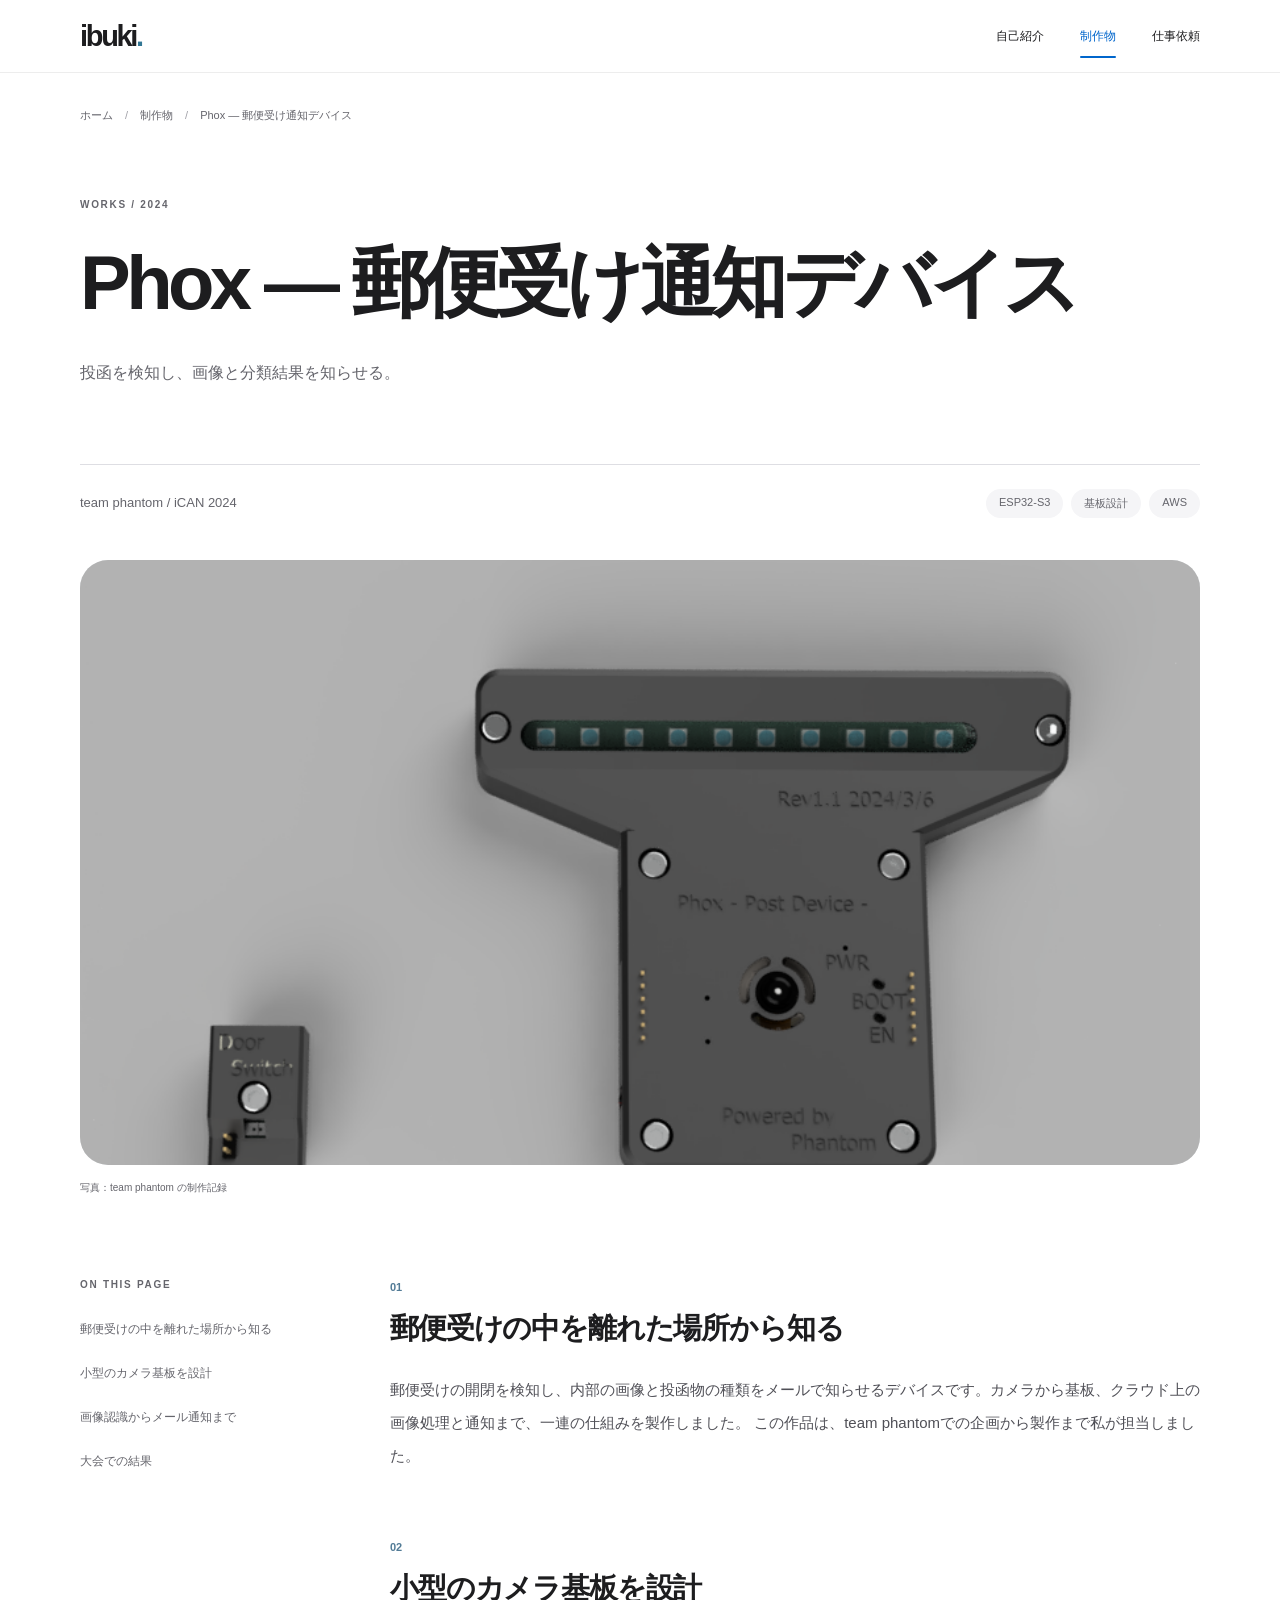
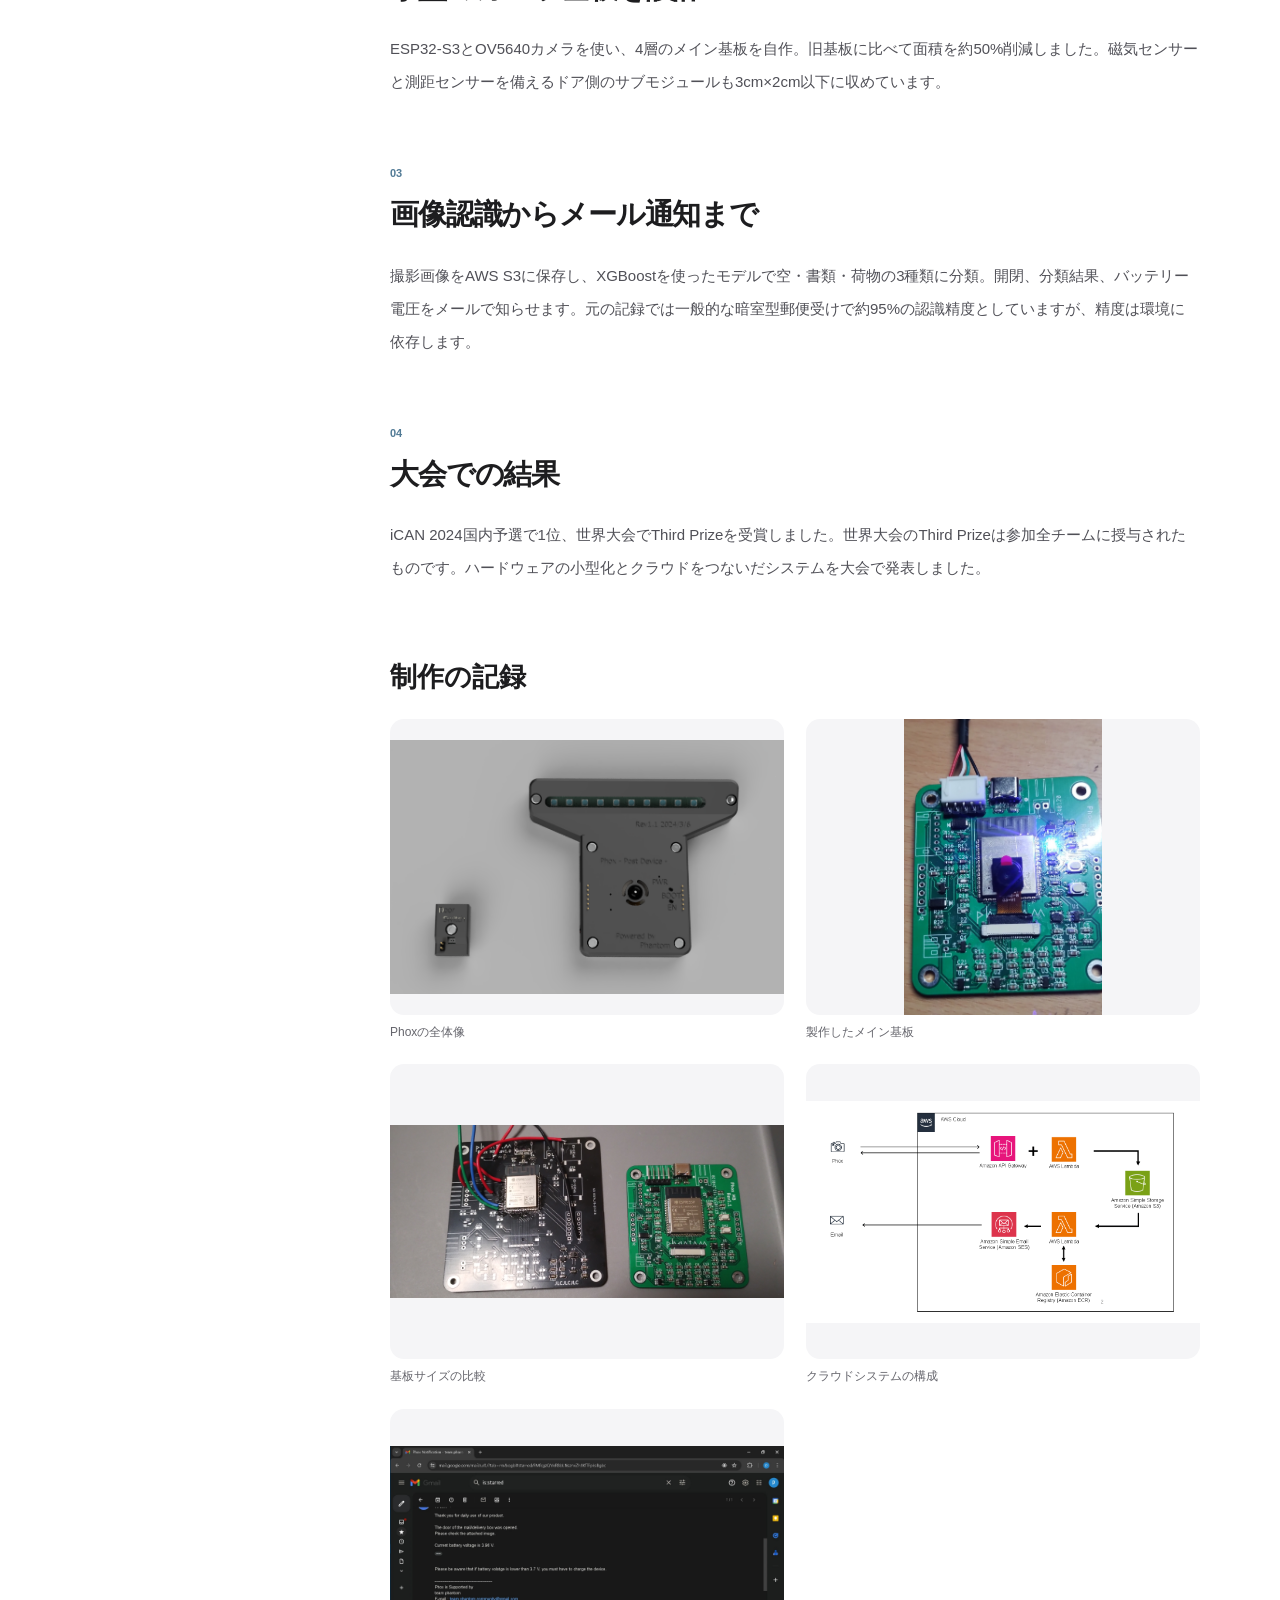
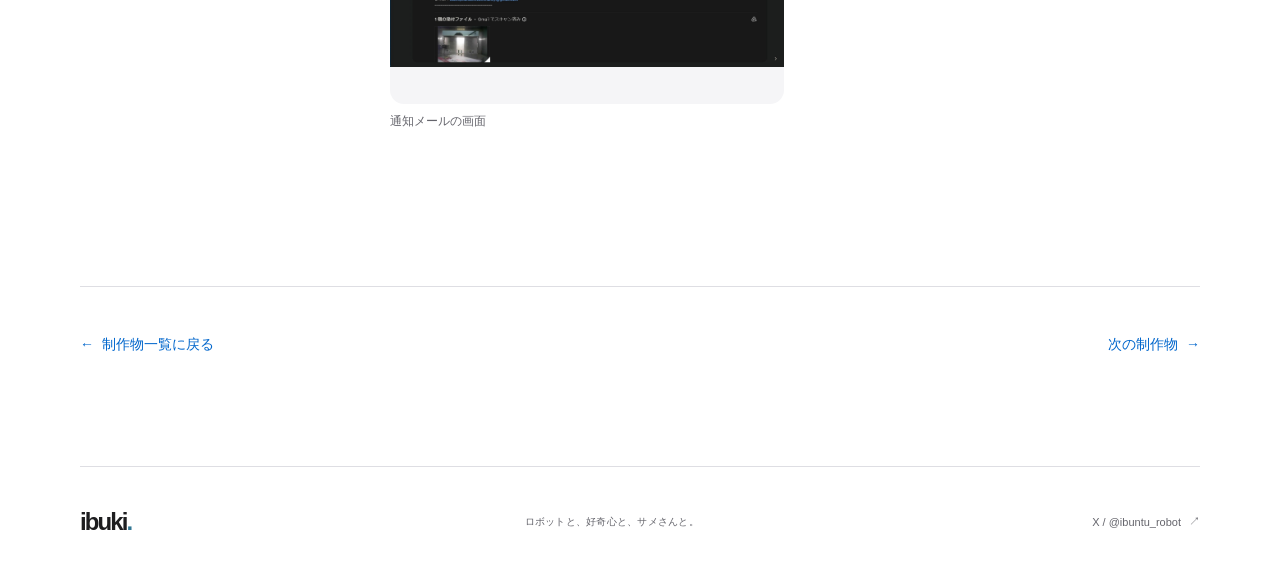
<file: works/phox/index.html>
<!DOCTYPE html>
<html lang="ja">
<head>
  <meta charset="utf-8">
  <meta name="viewport" content="width=device-width, initial-scale=1">
  <meta name="description" content="投函を検知し、画像と分類結果を知らせる。">
  <meta name="theme-color" content="#f5f5f7">
  <title>Phox — 郵便受け通知デバイス — ibuki's blog</title>
  <link rel="icon" href="../../image/favicon.svg" type="image/svg+xml">
  <link rel="stylesheet" href="../../css/style.css">
  <script src="../../js/main.js" defer></script>
</head>
<body>
  <a class="skip-link" href="#main">本文へスキップ</a>
  <header class="site-header">
    <div class="nav-inner"><a class="brand" href="../../" aria-label="ibuki's blog ホーム">ibuki<span>.</span></a><nav aria-label="メインナビゲーション"><a href="../../about/">自己紹介</a><a href="../../works/" aria-current="page">制作物</a><a href="../../contact/">仕事依頼</a></nav></div>
    <div class="scroll-progress" aria-hidden="true"></div>
  </header>
  <main id="main"><nav class="breadcrumbs container" aria-label="パンくず"><ol><li><a href="../../">ホーム</a></li><li><a href="../../works/">制作物</a></li><li aria-current="page">Phox — 郵便受け通知デバイス</li></ol></nav><section class="page-heading container"><p class="eyebrow hero-enter">WORKS / 2024</p><h1 class="hero-enter enter-delay-1">Phox — 郵便受け通知デバイス</h1><p class="page-lead hero-enter enter-delay-2">投函を検知し、画像と分類結果を知らせる。</p></section><article class="project-detail container"><div class="detail-meta reveal"><span>team phantom / iCAN 2024</span><div class="tags"><span>ESP32-S3</span><span>基板設計</span><span>AWS</span></div></div><figure class="detail-figure reveal"><div class="project-image "><img src="../../image/projects/team-phantom/iCAN24_top.png" alt="Phox — 郵便受け通知デバイスの制作写真" loading="eager" decoding="async" referrerpolicy="no-referrer" fetchpriority="high"><span class="image-fallback">写真は原記事でご覧いただけます</span></div><figcaption>写真：team phantom の制作記録</figcaption></figure><div class="article-layout"><nav class="article-toc reveal" aria-label="この記事の目次"><p class="eyebrow">ON THIS PAGE</p><a href="#section-1">郵便受けの中を離れた場所から知る</a><a href="#section-2">小型のカメラ基板を設計</a><a href="#section-3">画像認識からメール通知まで</a><a href="#section-4">大会での結果</a></nav><div class="article-body"><section id="section-1" class="article-section reveal"><span class="section-number">01</span><h2>郵便受けの中を離れた場所から知る</h2><p>郵便受けの開閉を検知し、内部の画像と投函物の種類をメールで知らせるデバイスです。カメラから基板、クラウド上の画像処理と通知まで、一連の仕組みを製作しました。 この作品は、team phantomでの企画から製作まで私が担当しました。</p></section><section id="section-2" class="article-section reveal"><span class="section-number">02</span><h2>小型のカメラ基板を設計</h2><p>ESP32-S3とOV5640カメラを使い、4層のメイン基板を自作。旧基板に比べて面積を約50%削減しました。磁気センサーと測距センサーを備えるドア側のサブモジュールも3cm×2cm以下に収めています。</p></section><section id="section-3" class="article-section reveal"><span class="section-number">03</span><h2>画像認識からメール通知まで</h2><p>撮影画像をAWS S3に保存し、XGBoostを使ったモデルで空・書類・荷物の3種類に分類。開閉、分類結果、バッテリー電圧をメールで知らせます。元の記録では一般的な暗室型郵便受けで約95%の認識精度としていますが、精度は環境に依存します。</p></section><section id="section-4" class="article-section reveal"><span class="section-number">04</span><h2>大会での結果</h2><p>iCAN 2024国内予選で1位、世界大会でThird Prizeを受賞しました。世界大会のThird Prizeは参加全チームに授与されたものです。ハードウェアの小型化とクラウドをつないだシステムを大会で発表しました。</p></section><section class="article-gallery reveal" aria-label="制作写真"><h2>制作の記録</h2><div class="gallery-grid"><figure><img src="../../image/projects/team-phantom/iCAN24_top.png" alt="Phoxの全体像" loading="lazy" decoding="async"><figcaption>Phoxの全体像</figcaption></figure><figure><img src="../../image/projects/team-phantom/iCAN24_MB.jpg" alt="製作したメイン基板" loading="lazy" decoding="async"><figcaption>製作したメイン基板</figcaption></figure><figure><img src="../../image/projects/team-phantom/iCAN24_compear.jpg" alt="基板サイズの比較" loading="lazy" decoding="async"><figcaption>基板サイズの比較</figcaption></figure><figure><img src="../../image/projects/team-phantom/iCAN24_AWSsystem.png" alt="クラウドシステムの構成" loading="lazy" decoding="async"><figcaption>クラウドシステムの構成</figcaption></figure><figure><img src="../../image/projects/team-phantom/iCAN24_mail_screen-shot.jpg" alt="通知メールの画面" loading="lazy" decoding="async"><figcaption>通知メールの画面</figcaption></figure></div></section></div></div></article><div class="detail-bottom container reveal"><a class="text-link" href="../"><span aria-hidden="true">←</span> 制作物一覧に戻る</a><a class="text-link" href="../penculu/">次の制作物 <span aria-hidden="true">→</span></a></div></main>
  <footer class="site-footer container"><a class="brand" href="../../" aria-label="ibuki's blog ホーム">ibuki<span>.</span></a><p>ロボットと、好奇心と、サメさんと。</p><a href="https://x.com/ibuntu_robot">X / @ibuntu_robot <span aria-hidden="true">↗</span></a></footer>
</body>
</html>
</file>
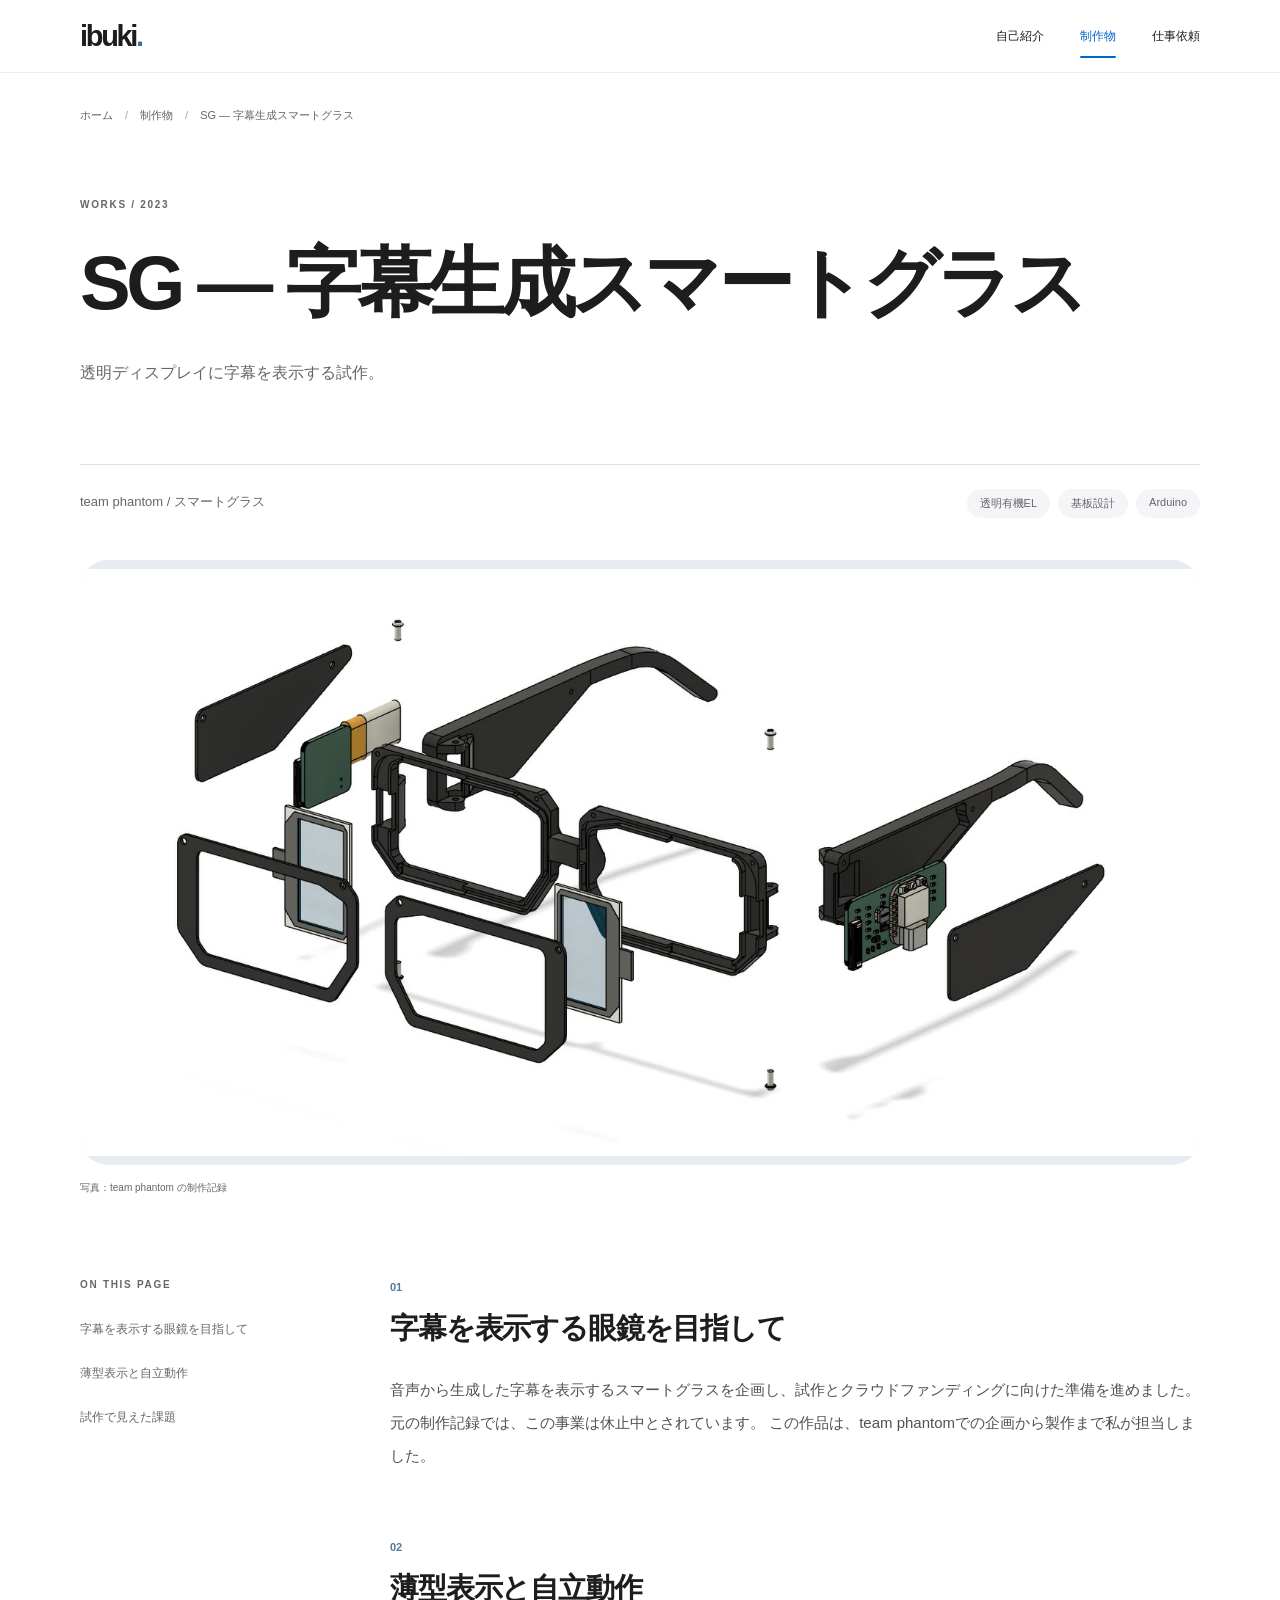
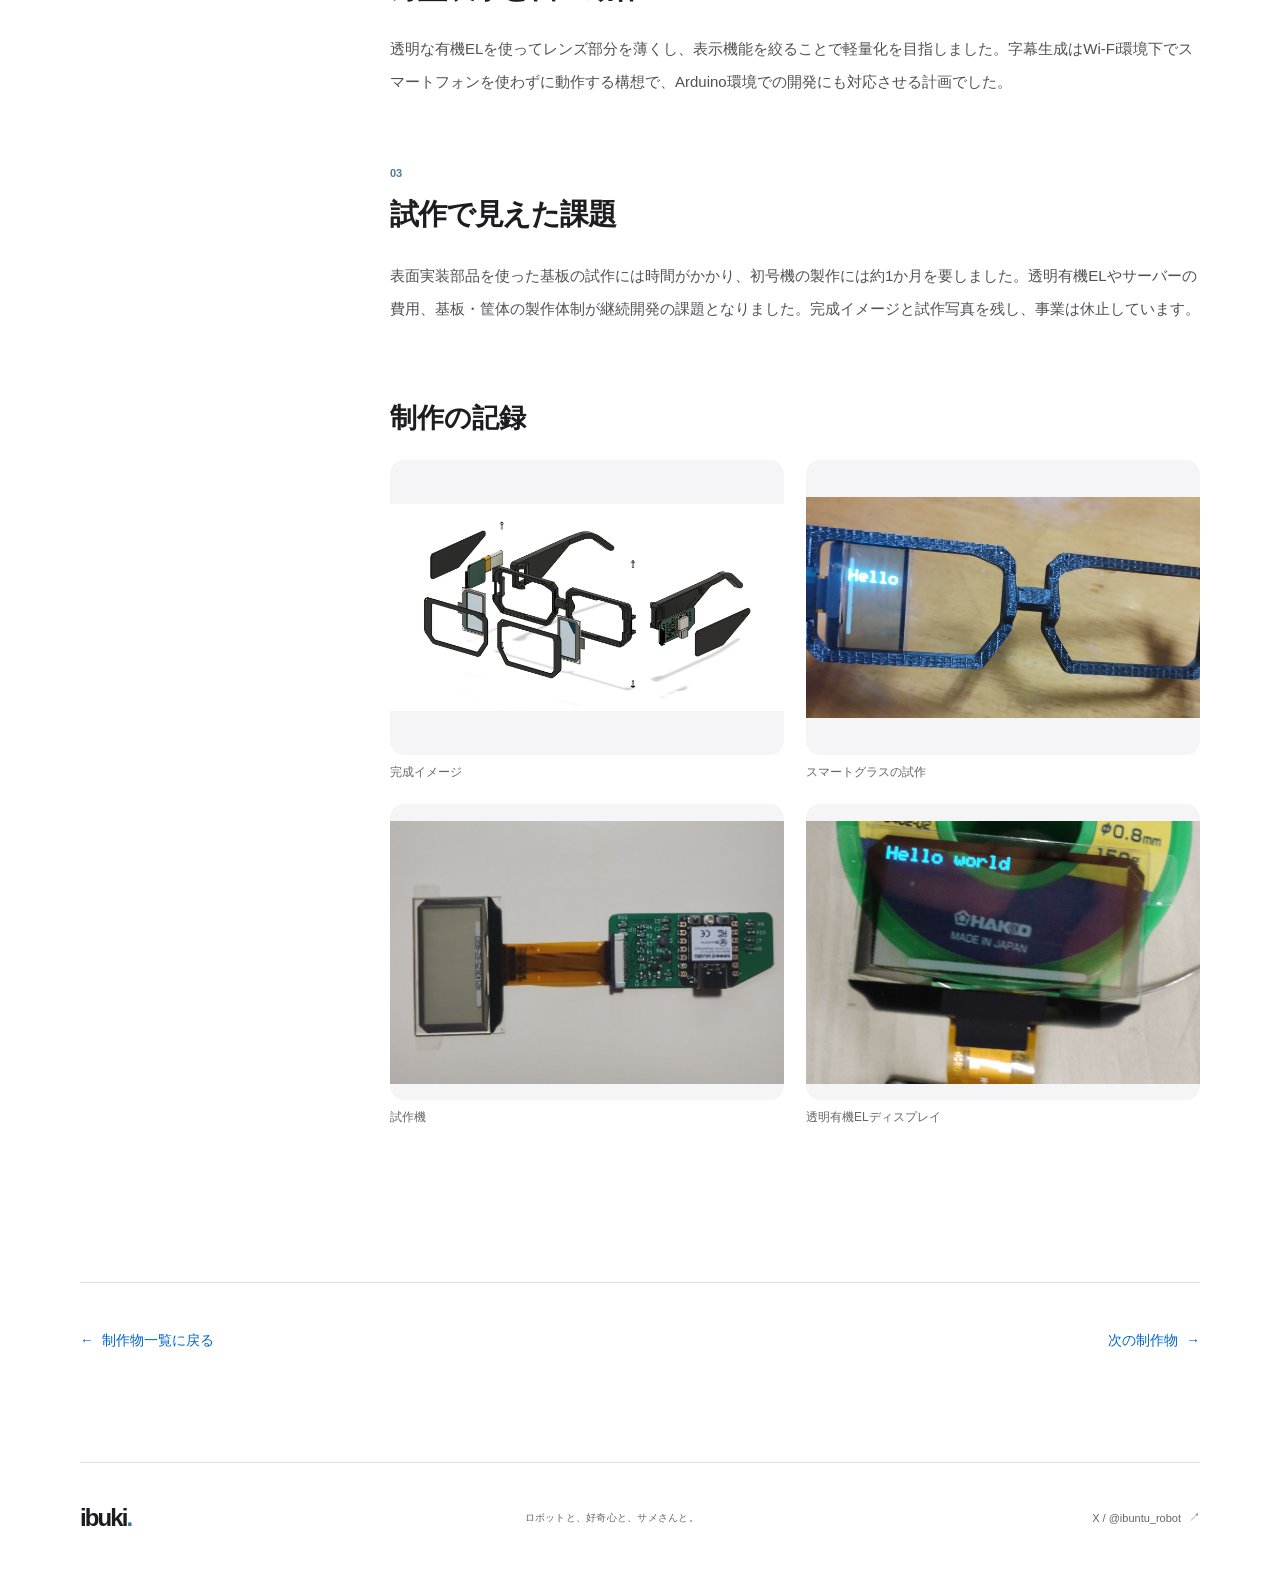
<file: works/smart-glass/index.html>
<!DOCTYPE html>
<html lang="ja">
<head>
  <meta charset="utf-8">
  <meta name="viewport" content="width=device-width, initial-scale=1">
  <meta name="description" content="透明ディスプレイに字幕を表示する試作。">
  <meta name="theme-color" content="#f5f5f7">
  <title>SG — 字幕生成スマートグラス — ibuki's blog</title>
  <link rel="icon" href="../../image/favicon.svg" type="image/svg+xml">
  <link rel="stylesheet" href="../../css/style.css">
  <script src="../../js/main.js" defer></script>
</head>
<body>
  <a class="skip-link" href="#main">本文へスキップ</a>
  <header class="site-header">
    <div class="nav-inner"><a class="brand" href="../../" aria-label="ibuki's blog ホーム">ibuki<span>.</span></a><nav aria-label="メインナビゲーション"><a href="../../about/">自己紹介</a><a href="../../works/" aria-current="page">制作物</a><a href="../../contact/">仕事依頼</a></nav></div>
    <div class="scroll-progress" aria-hidden="true"></div>
  </header>
  <main id="main"><nav class="breadcrumbs container" aria-label="パンくず"><ol><li><a href="../../">ホーム</a></li><li><a href="../../works/">制作物</a></li><li aria-current="page">SG — 字幕生成スマートグラス</li></ol></nav><section class="page-heading container"><p class="eyebrow hero-enter">WORKS / 2023</p><h1 class="hero-enter enter-delay-1">SG — 字幕生成スマートグラス</h1><p class="page-lead hero-enter enter-delay-2">透明ディスプレイに字幕を表示する試作。</p></section><article class="project-detail container"><div class="detail-meta reveal"><span>team phantom / スマートグラス</span><div class="tags"><span>透明有機EL</span><span>基板設計</span><span>Arduino</span></div></div><figure class="detail-figure reveal"><div class="project-image "><img src="../../image/projects/team-phantom/CF_SG_top.png" alt="SG — 字幕生成スマートグラスの制作写真" loading="eager" decoding="async" referrerpolicy="no-referrer" fetchpriority="high"><span class="image-fallback">写真は原記事でご覧いただけます</span></div><figcaption>写真：team phantom の制作記録</figcaption></figure><div class="article-layout"><nav class="article-toc reveal" aria-label="この記事の目次"><p class="eyebrow">ON THIS PAGE</p><a href="#section-1">字幕を表示する眼鏡を目指して</a><a href="#section-2">薄型表示と自立動作</a><a href="#section-3">試作で見えた課題</a></nav><div class="article-body"><section id="section-1" class="article-section reveal"><span class="section-number">01</span><h2>字幕を表示する眼鏡を目指して</h2><p>音声から生成した字幕を表示するスマートグラスを企画し、試作とクラウドファンディングに向けた準備を進めました。元の制作記録では、この事業は休止中とされています。 この作品は、team phantomでの企画から製作まで私が担当しました。</p></section><section id="section-2" class="article-section reveal"><span class="section-number">02</span><h2>薄型表示と自立動作</h2><p>透明な有機ELを使ってレンズ部分を薄くし、表示機能を絞ることで軽量化を目指しました。字幕生成はWi-Fi環境下でスマートフォンを使わずに動作する構想で、Arduino環境での開発にも対応させる計画でした。</p></section><section id="section-3" class="article-section reveal"><span class="section-number">03</span><h2>試作で見えた課題</h2><p>表面実装部品を使った基板の試作には時間がかかり、初号機の製作には約1か月を要しました。透明有機ELやサーバーの費用、基板・筐体の製作体制が継続開発の課題となりました。完成イメージと試作写真を残し、事業は休止しています。</p></section><section class="article-gallery reveal" aria-label="制作写真"><h2>制作の記録</h2><div class="gallery-grid"><figure><img src="../../image/projects/team-phantom/CF_SG_top.png" alt="完成イメージ" loading="lazy" decoding="async"><figcaption>完成イメージ</figcaption></figure><figure><img src="../../image/projects/team-phantom/CF_demo1.jpg" alt="スマートグラスの試作" loading="lazy" decoding="async"><figcaption>スマートグラスの試作</figcaption></figure><figure><img src="../../image/projects/team-phantom/CF_SG_1rv.jpg" alt="試作機" loading="lazy" decoding="async"><figcaption>試作機</figcaption></figure><figure><img src="../../image/projects/team-phantom/CF_transpearent_oled.jpg" alt="透明有機ELディスプレイ" loading="lazy" decoding="async"><figcaption>透明有機ELディスプレイ</figcaption></figure></div></section></div></div></article><div class="detail-bottom container reveal"><a class="text-link" href="../"><span aria-hidden="true">←</span> 制作物一覧に戻る</a><a class="text-link" href="../makunouchi-reheater/">次の制作物 <span aria-hidden="true">→</span></a></div></main>
  <footer class="site-footer container"><a class="brand" href="../../" aria-label="ibuki's blog ホーム">ibuki<span>.</span></a><p>ロボットと、好奇心と、サメさんと。</p><a href="https://x.com/ibuntu_robot">X / @ibuntu_robot <span aria-hidden="true">↗</span></a></footer>
</body>
</html>
</file>
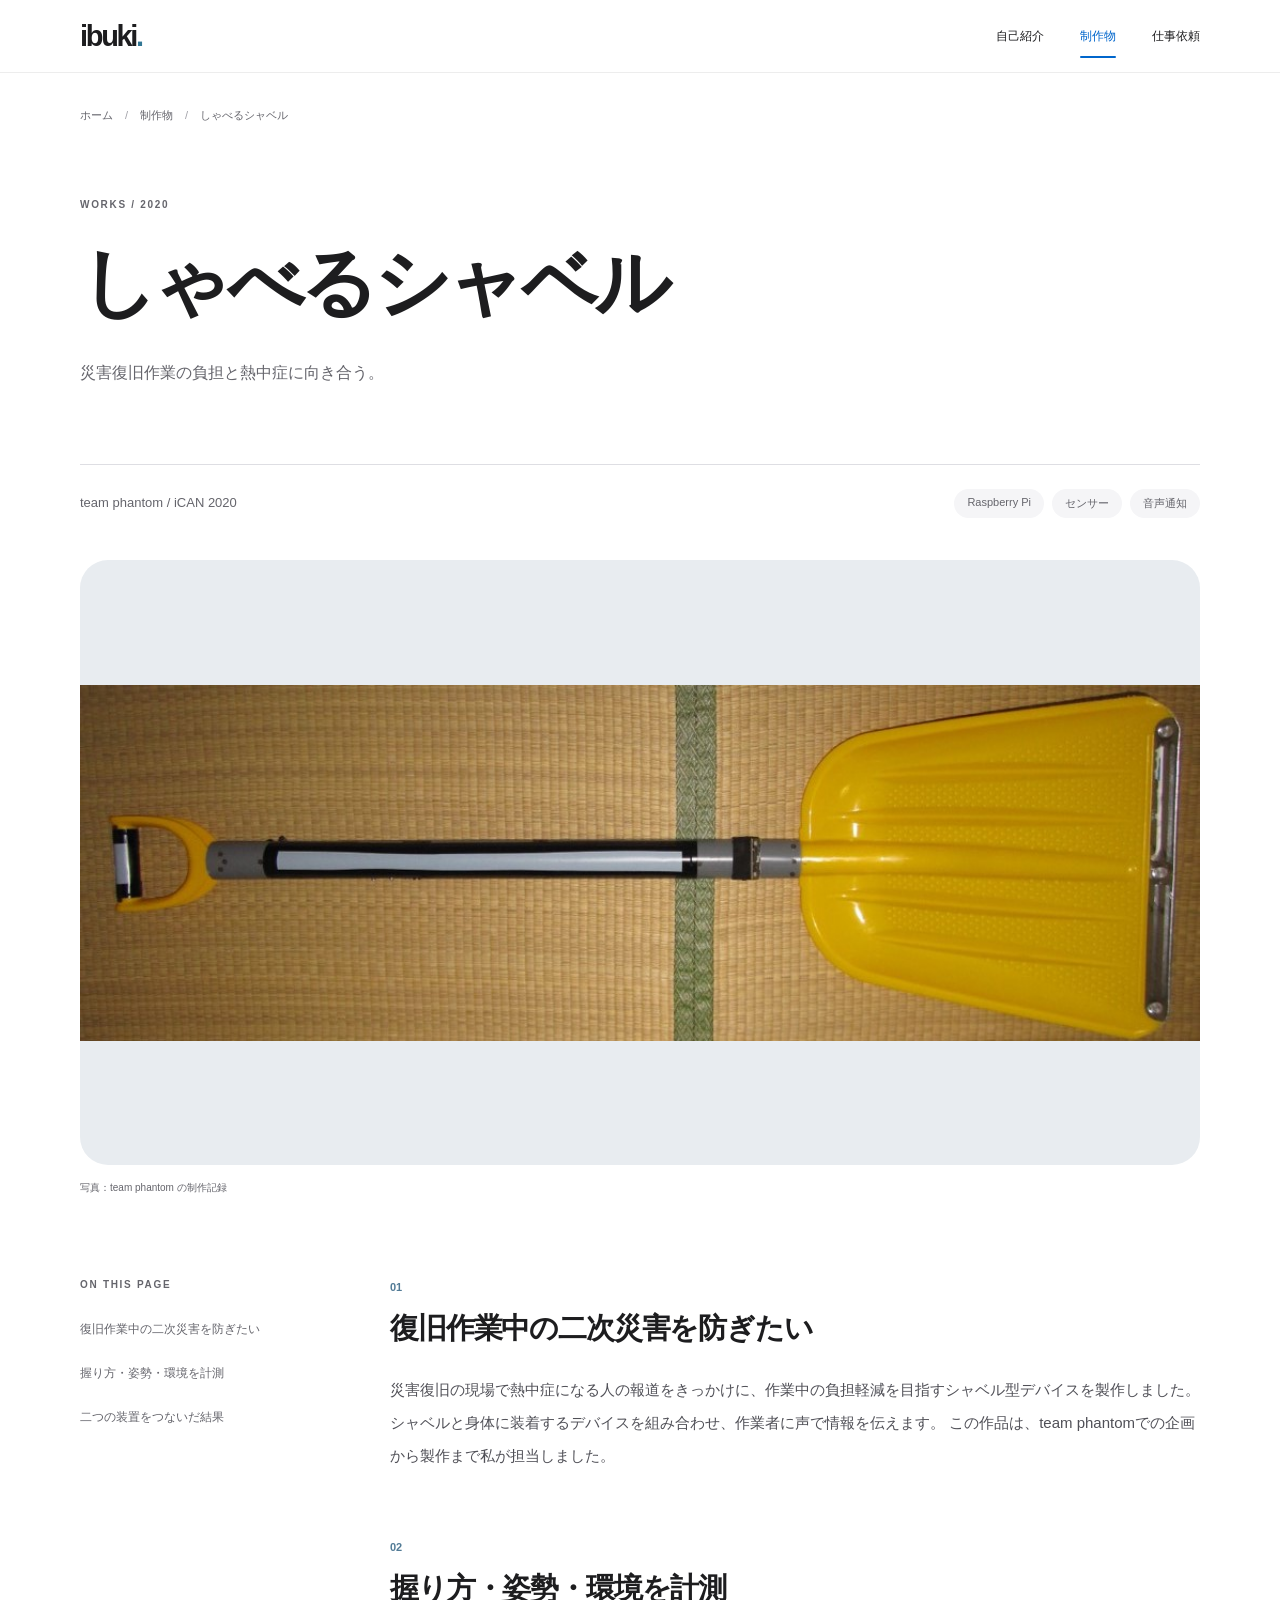
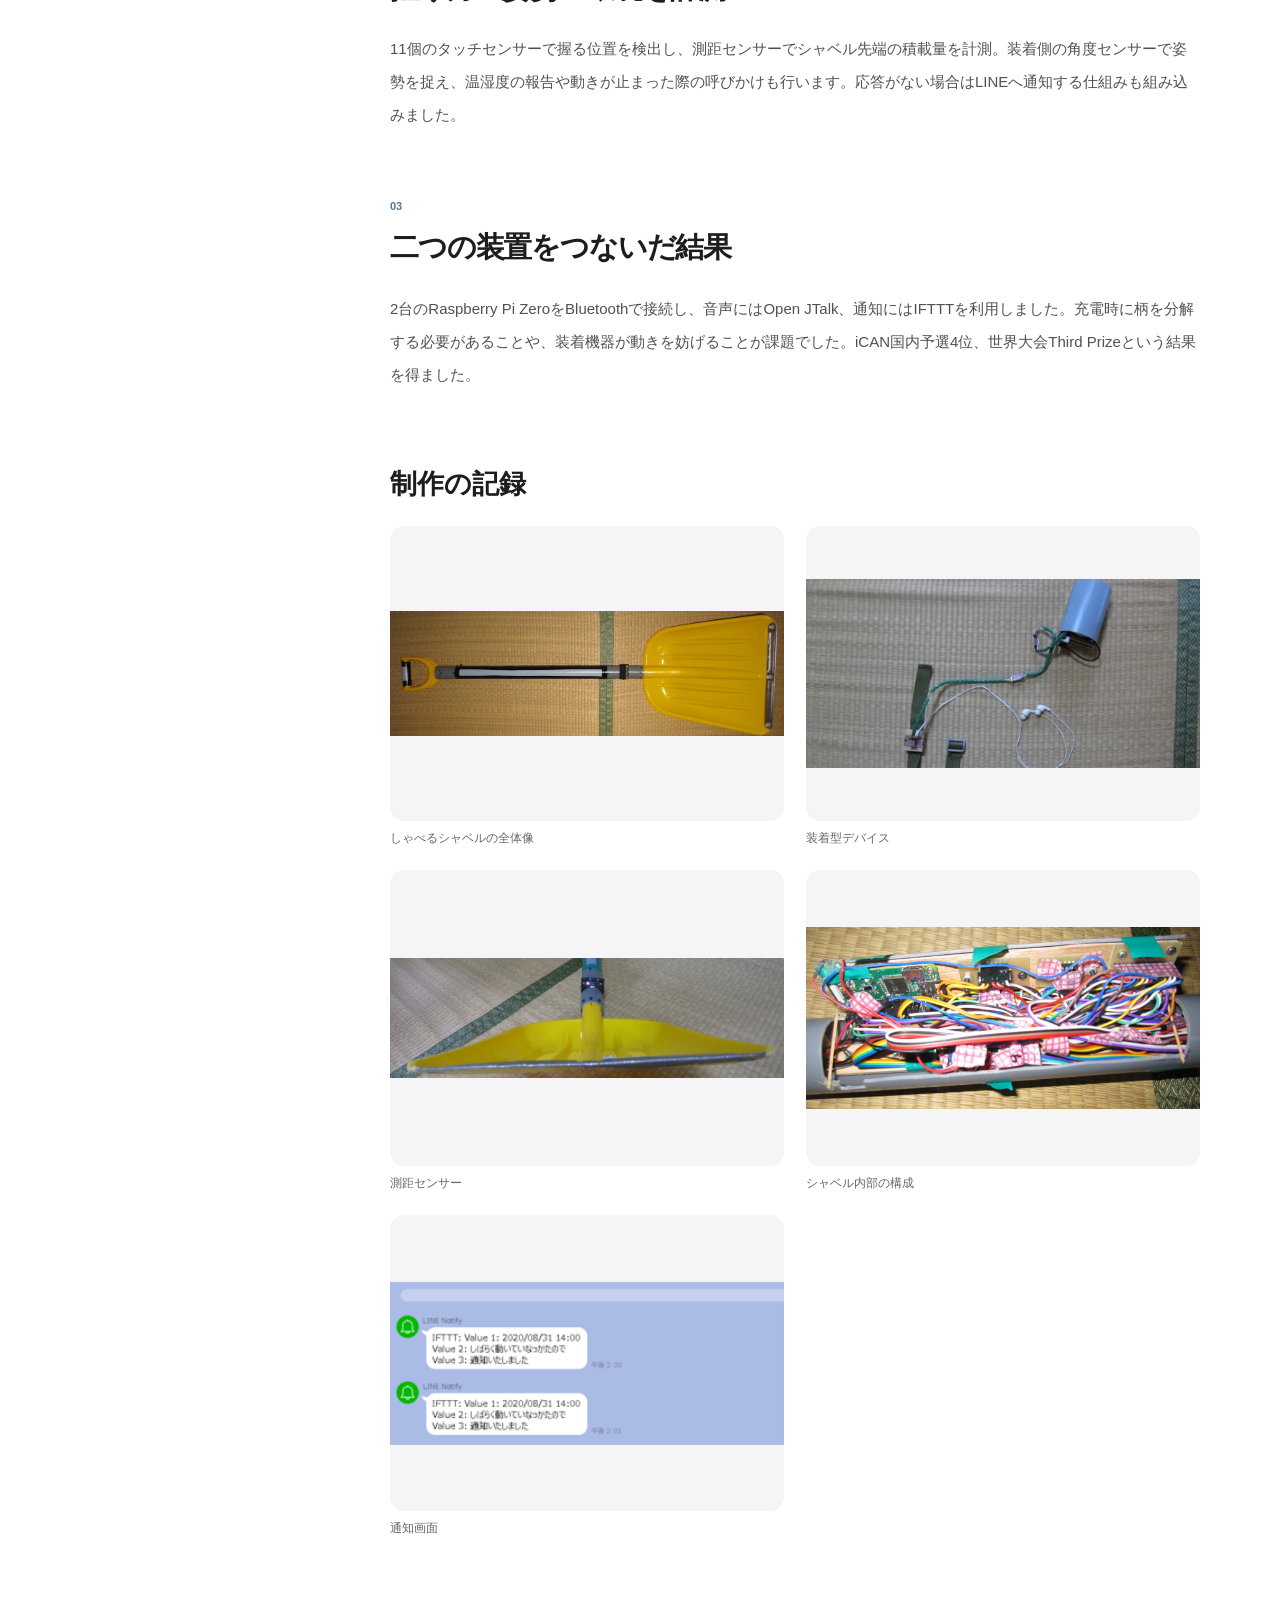
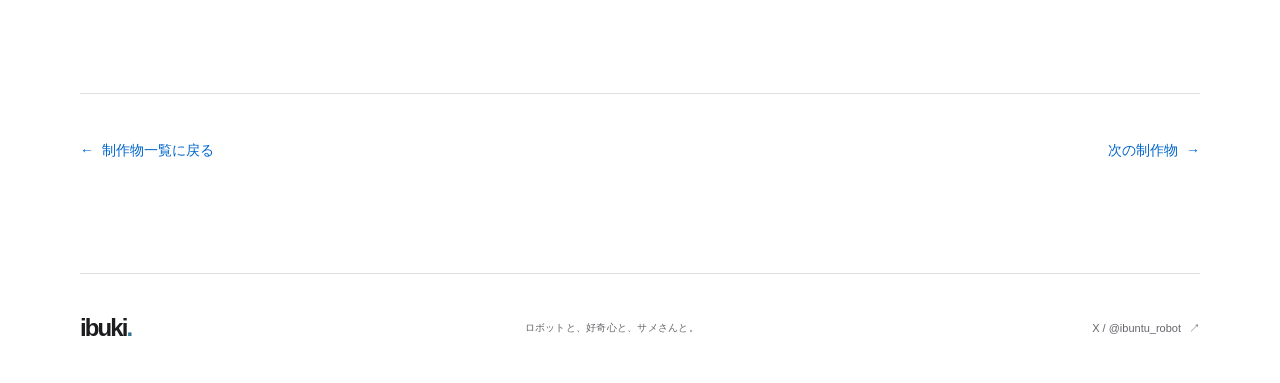
<file: works/talking-shovel/index.html>
<!DOCTYPE html>
<html lang="ja">
<head>
  <meta charset="utf-8">
  <meta name="viewport" content="width=device-width, initial-scale=1">
  <meta name="description" content="災害復旧作業の負担と熱中症に向き合う。">
  <meta name="theme-color" content="#f5f5f7">
  <title>しゃべるシャベル — ibuki's blog</title>
  <link rel="icon" href="../../image/favicon.svg" type="image/svg+xml">
  <link rel="stylesheet" href="../../css/style.css">
  <script src="../../js/main.js" defer></script>
</head>
<body>
  <a class="skip-link" href="#main">本文へスキップ</a>
  <header class="site-header">
    <div class="nav-inner"><a class="brand" href="../../" aria-label="ibuki's blog ホーム">ibuki<span>.</span></a><nav aria-label="メインナビゲーション"><a href="../../about/">自己紹介</a><a href="../../works/" aria-current="page">制作物</a><a href="../../contact/">仕事依頼</a></nav></div>
    <div class="scroll-progress" aria-hidden="true"></div>
  </header>
  <main id="main"><nav class="breadcrumbs container" aria-label="パンくず"><ol><li><a href="../../">ホーム</a></li><li><a href="../../works/">制作物</a></li><li aria-current="page">しゃべるシャベル</li></ol></nav><section class="page-heading container"><p class="eyebrow hero-enter">WORKS / 2020</p><h1 class="hero-enter enter-delay-1">しゃべるシャベル</h1><p class="page-lead hero-enter enter-delay-2">災害復旧作業の負担と熱中症に向き合う。</p></section><article class="project-detail container"><div class="detail-meta reveal"><span>team phantom / iCAN 2020</span><div class="tags"><span>Raspberry Pi</span><span>センサー</span><span>音声通知</span></div></div><figure class="detail-figure reveal"><div class="project-image "><img src="../../image/projects/team-phantom/iCAN20_top.jpg" alt="しゃべるシャベルの制作写真" loading="eager" decoding="async" referrerpolicy="no-referrer" fetchpriority="high"><span class="image-fallback">写真は原記事でご覧いただけます</span></div><figcaption>写真：team phantom の制作記録</figcaption></figure><div class="article-layout"><nav class="article-toc reveal" aria-label="この記事の目次"><p class="eyebrow">ON THIS PAGE</p><a href="#section-1">復旧作業中の二次災害を防ぎたい</a><a href="#section-2">握り方・姿勢・環境を計測</a><a href="#section-3">二つの装置をつないだ結果</a></nav><div class="article-body"><section id="section-1" class="article-section reveal"><span class="section-number">01</span><h2>復旧作業中の二次災害を防ぎたい</h2><p>災害復旧の現場で熱中症になる人の報道をきっかけに、作業中の負担軽減を目指すシャベル型デバイスを製作しました。シャベルと身体に装着するデバイスを組み合わせ、作業者に声で情報を伝えます。 この作品は、team phantomでの企画から製作まで私が担当しました。</p></section><section id="section-2" class="article-section reveal"><span class="section-number">02</span><h2>握り方・姿勢・環境を計測</h2><p>11個のタッチセンサーで握る位置を検出し、測距センサーでシャベル先端の積載量を計測。装着側の角度センサーで姿勢を捉え、温湿度の報告や動きが止まった際の呼びかけも行います。応答がない場合はLINEへ通知する仕組みも組み込みました。</p></section><section id="section-3" class="article-section reveal"><span class="section-number">03</span><h2>二つの装置をつないだ結果</h2><p>2台のRaspberry Pi ZeroをBluetoothで接続し、音声にはOpen JTalk、通知にはIFTTTを利用しました。充電時に柄を分解する必要があることや、装着機器が動きを妨げることが課題でした。iCAN国内予選4位、世界大会Third Prizeという結果を得ました。</p></section><section class="article-gallery reveal" aria-label="制作写真"><h2>制作の記録</h2><div class="gallery-grid"><figure><img src="../../image/projects/team-phantom/iCAN20_top.jpg" alt="しゃべるシャベルの全体像" loading="lazy" decoding="async"><figcaption>しゃべるシャベルの全体像</figcaption></figure><figure><img src="../../image/projects/team-phantom/iCAN20_sub.jpg" alt="装着型デバイス" loading="lazy" decoding="async"><figcaption>装着型デバイス</figcaption></figure><figure><img src="../../image/projects/team-phantom/iCAN20_distance.jpg" alt="測距センサー" loading="lazy" decoding="async"><figcaption>測距センサー</figcaption></figure><figure><img src="../../image/projects/team-phantom/iCAN20_inside.png" alt="シャベル内部の構成" loading="lazy" decoding="async"><figcaption>シャベル内部の構成</figcaption></figure><figure><img src="../../image/projects/team-phantom/iCAN20_LINE.png" alt="通知画面" loading="lazy" decoding="async"><figcaption>通知画面</figcaption></figure></div></section></div></div></article><div class="detail-bottom container reveal"><a class="text-link" href="../"><span aria-hidden="true">←</span> 制作物一覧に戻る</a><a class="text-link" href="../catchrobo-2026/">次の制作物 <span aria-hidden="true">→</span></a></div></main>
  <footer class="site-footer container"><a class="brand" href="../../" aria-label="ibuki's blog ホーム">ibuki<span>.</span></a><p>ロボットと、好奇心と、サメさんと。</p><a href="https://x.com/ibuntu_robot">X / @ibuntu_robot <span aria-hidden="true">↗</span></a></footer>
</body>
</html>
</file>
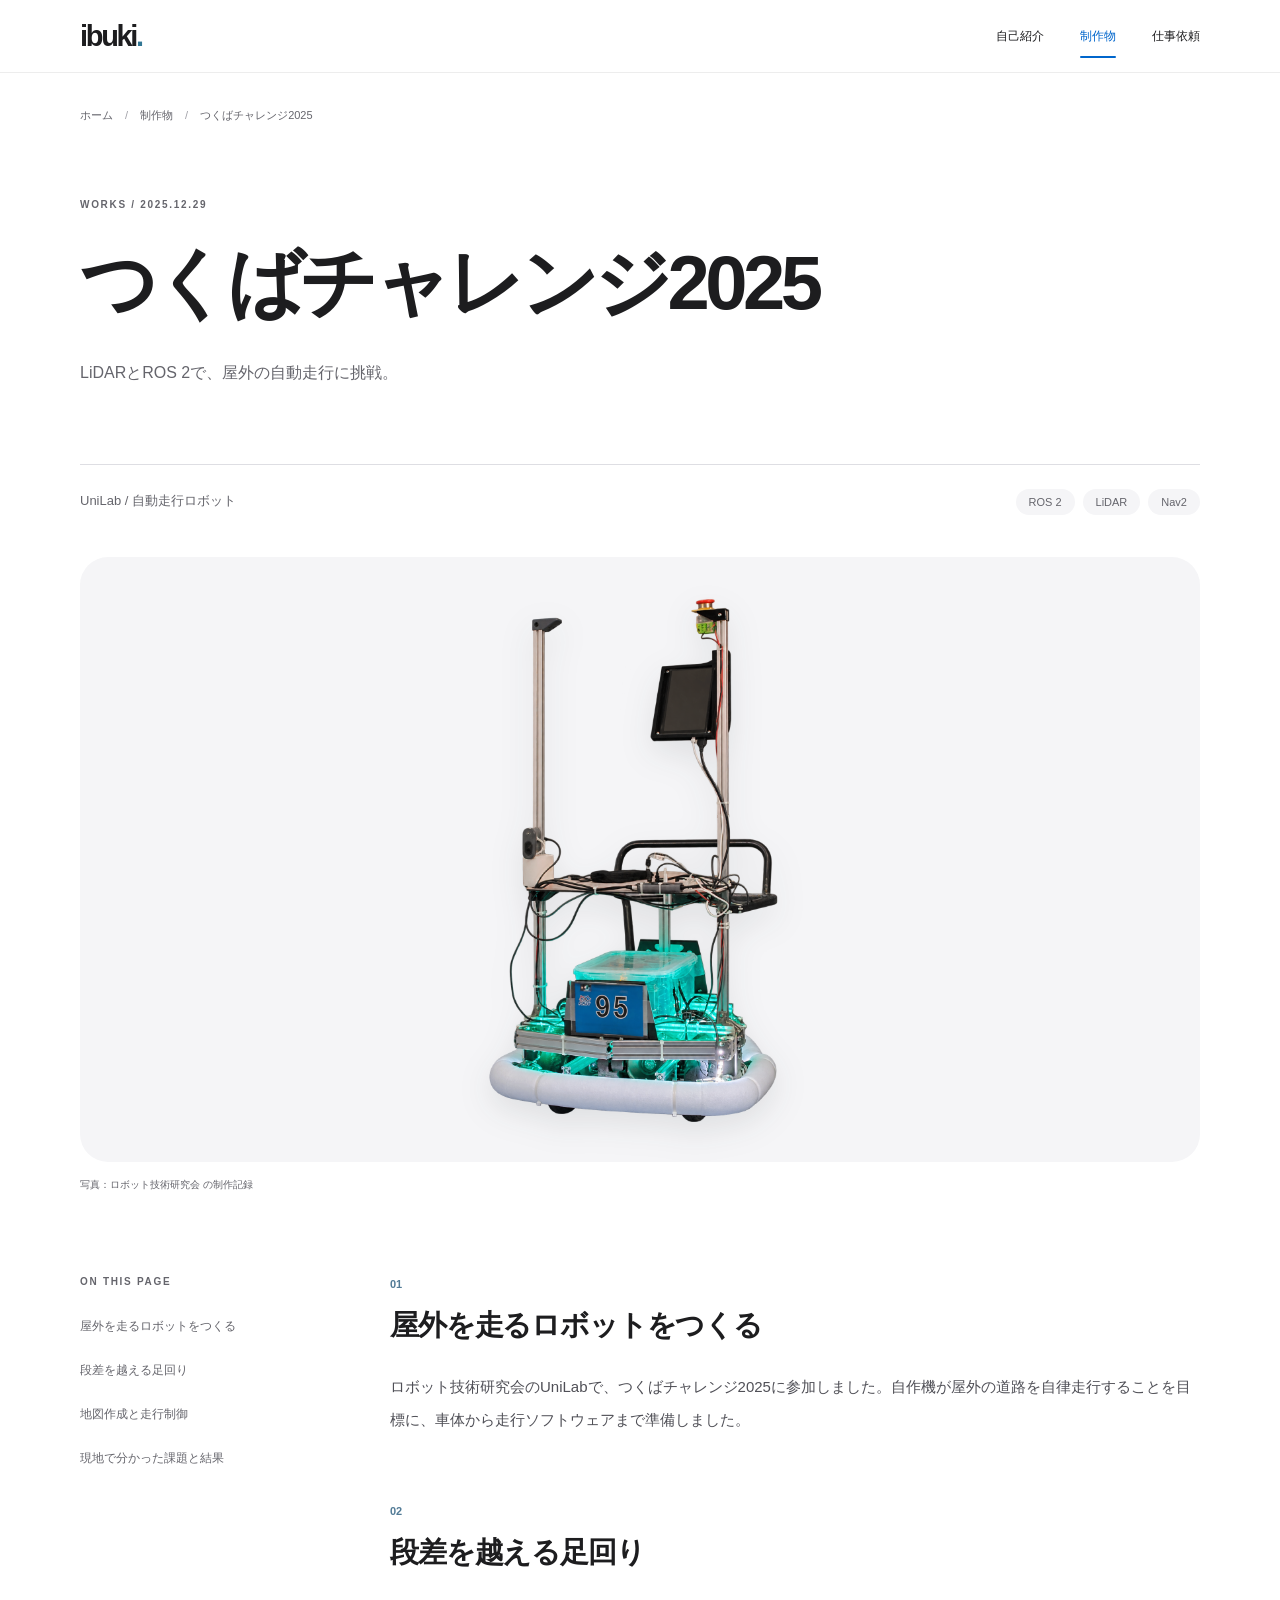
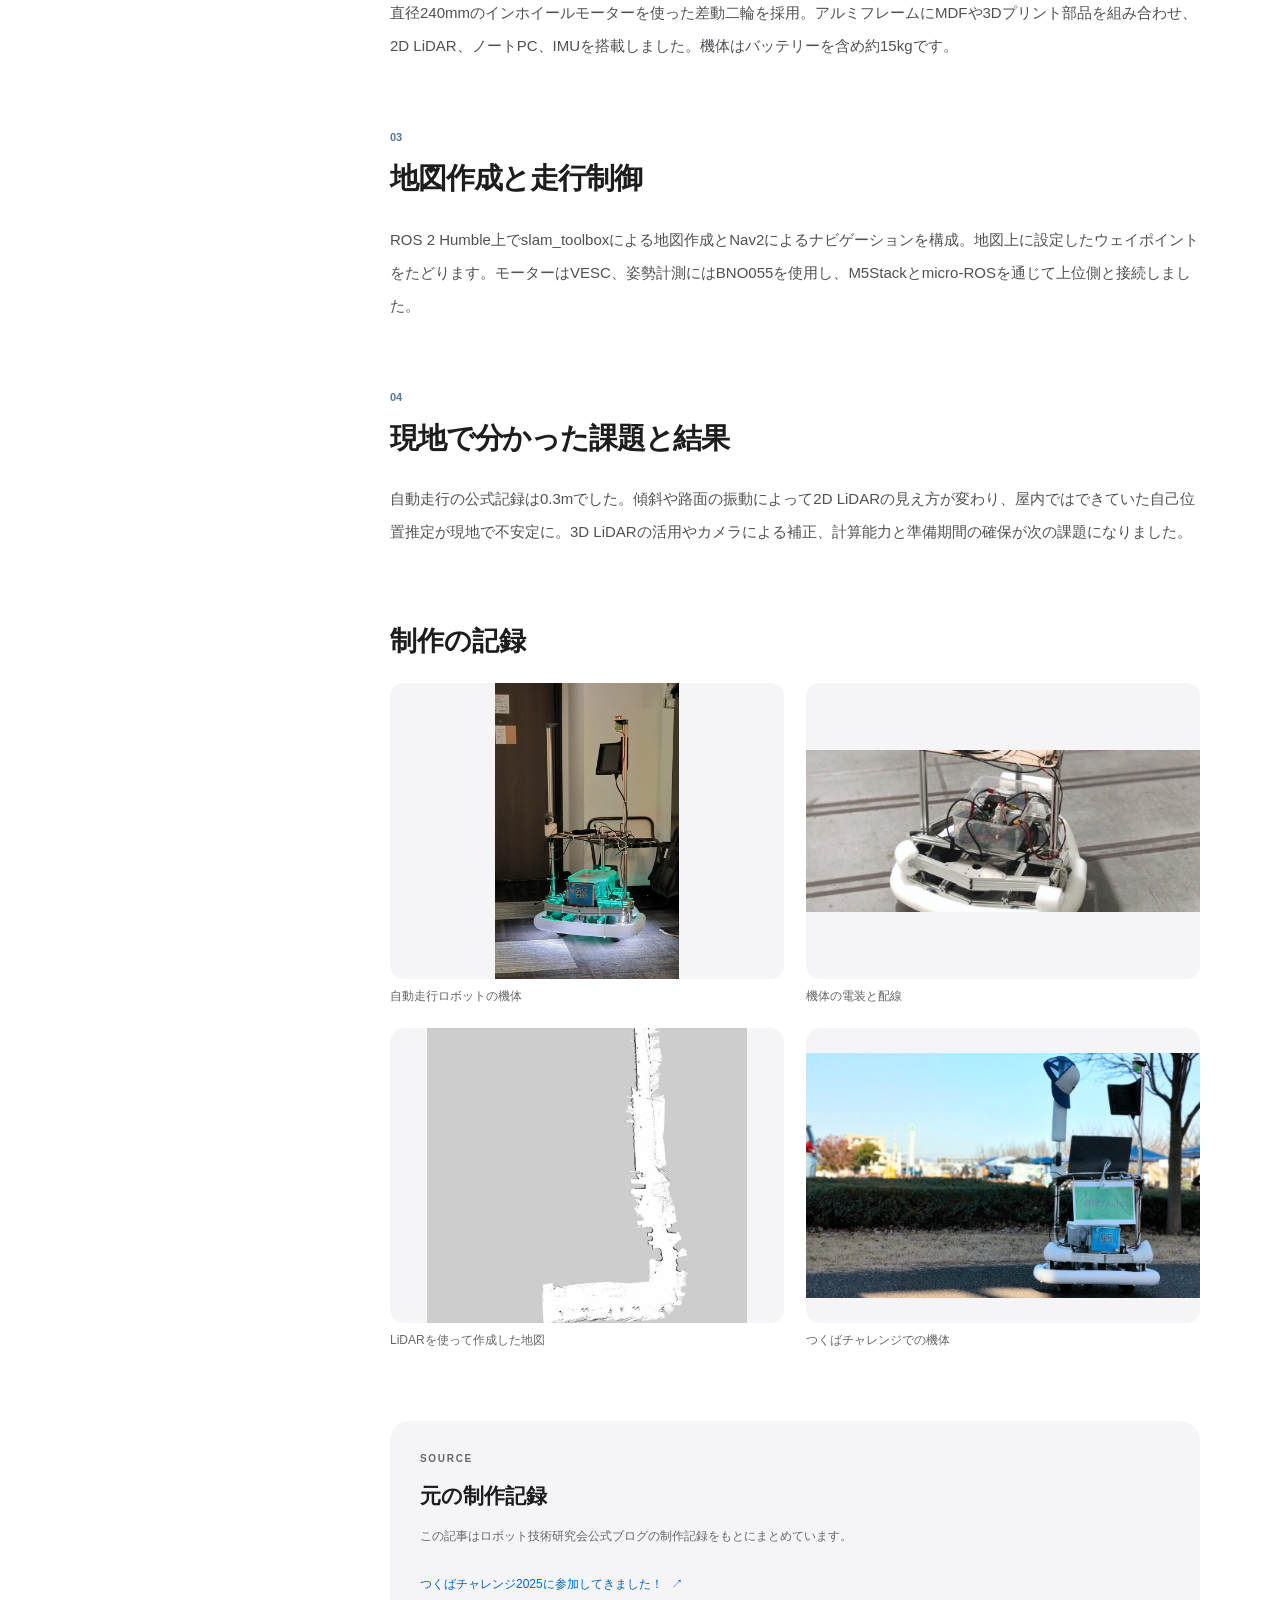
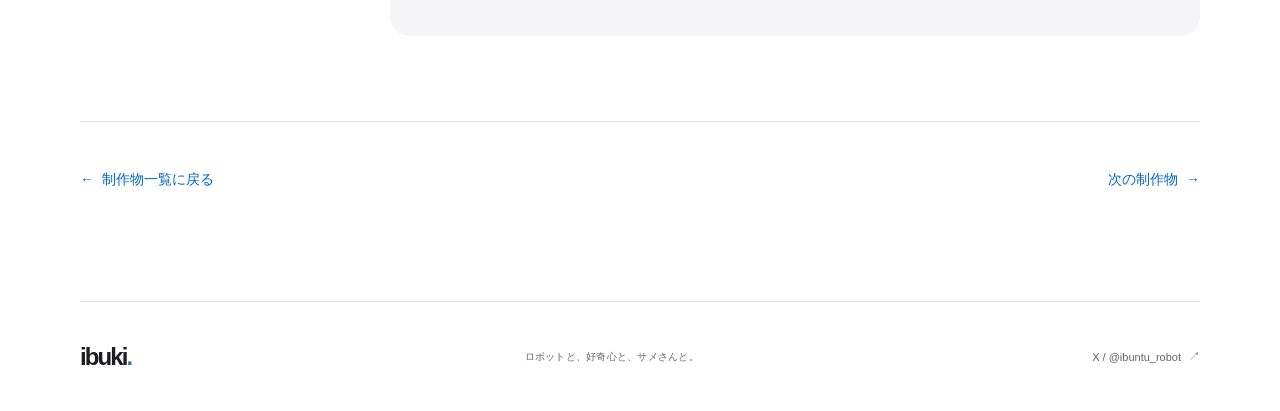
<file: works/tsukuba-2025/index.html>
<!DOCTYPE html>
<html lang="ja">
<head>
  <meta charset="utf-8">
  <meta name="viewport" content="width=device-width, initial-scale=1">
  <meta name="description" content="LiDARとROS 2で、屋外の自動走行に挑戦。">
  <meta name="theme-color" content="#f5f5f7">
  <title>つくばチャレンジ2025 — ibuki's blog</title>
  <link rel="icon" href="../../image/favicon.svg" type="image/svg+xml">
  <link rel="stylesheet" href="../../css/style.css">
  <script src="../../js/main.js" defer></script>
</head>
<body>
  <a class="skip-link" href="#main">本文へスキップ</a>
  <header class="site-header">
    <div class="nav-inner"><a class="brand" href="../../" aria-label="ibuki's blog ホーム">ibuki<span>.</span></a><nav aria-label="メインナビゲーション"><a href="../../about/">自己紹介</a><a href="../../works/" aria-current="page">制作物</a><a href="../../contact/">仕事依頼</a></nav></div>
    <div class="scroll-progress" aria-hidden="true"></div>
  </header>
  <main id="main"><nav class="breadcrumbs container" aria-label="パンくず"><ol><li><a href="../../">ホーム</a></li><li><a href="../../works/">制作物</a></li><li aria-current="page">つくばチャレンジ2025</li></ol></nav><section class="page-heading container"><p class="eyebrow hero-enter">WORKS / 2025.12.29</p><h1 class="hero-enter enter-delay-1">つくばチャレンジ2025</h1><p class="page-lead hero-enter enter-delay-2">LiDARとROS 2で、屋外の自動走行に挑戦。</p></section><article class="project-detail container"><div class="detail-meta reveal"><span>UniLab / 自動走行ロボット</span><div class="tags"><span>ROS 2</span><span>LiDAR</span><span>Nav2</span></div></div><figure class="detail-figure reveal"><div class="project-image  is-cutout"><img src="../../image/projects/tsukuba-2025-cutout.png" alt="つくばチャレンジ2025に向けて製作した自動走行ロボット" loading="eager" decoding="async" referrerpolicy="no-referrer" fetchpriority="high"><span class="image-fallback">写真は原記事でご覧いただけます</span></div><figcaption>写真：ロボット技術研究会 の制作記録</figcaption></figure><div class="article-layout"><nav class="article-toc reveal" aria-label="この記事の目次"><p class="eyebrow">ON THIS PAGE</p><a href="#section-1">屋外を走るロボットをつくる</a><a href="#section-2">段差を越える足回り</a><a href="#section-3">地図作成と走行制御</a><a href="#section-4">現地で分かった課題と結果</a></nav><div class="article-body"><section id="section-1" class="article-section reveal"><span class="section-number">01</span><h2>屋外を走るロボットをつくる</h2><p>ロボット技術研究会のUniLabで、つくばチャレンジ2025に参加しました。自作機が屋外の道路を自律走行することを目標に、車体から走行ソフトウェアまで準備しました。</p></section><section id="section-2" class="article-section reveal"><span class="section-number">02</span><h2>段差を越える足回り</h2><p>直径240mmのインホイールモーターを使った差動二輪を採用。アルミフレームにMDFや3Dプリント部品を組み合わせ、2D LiDAR、ノートPC、IMUを搭載しました。機体はバッテリーを含め約15kgです。</p></section><section id="section-3" class="article-section reveal"><span class="section-number">03</span><h2>地図作成と走行制御</h2><p>ROS 2 Humble上でslam_toolboxによる地図作成とNav2によるナビゲーションを構成。地図上に設定したウェイポイントをたどります。モーターはVESC、姿勢計測にはBNO055を使用し、M5Stackとmicro-ROSを通じて上位側と接続しました。</p></section><section id="section-4" class="article-section reveal"><span class="section-number">04</span><h2>現地で分かった課題と結果</h2><p>自動走行の公式記録は0.3mでした。傾斜や路面の振動によって2D LiDARの見え方が変わり、屋内ではできていた自己位置推定が現地で不安定に。3D LiDARの活用やカメラによる補正、計算能力と準備期間の確保が次の課題になりました。</p></section><section class="article-gallery reveal" aria-label="制作写真"><h2>制作の記録</h2><div class="gallery-grid"><figure><img src="../../image/projects/rogiken/tsukuba-2025-1.jpg" alt="自動走行ロボットの機体" loading="lazy" decoding="async"><figcaption>自動走行ロボットの機体</figcaption></figure><figure><img src="../../image/projects/rogiken/tsukuba-2025-2.jpg" alt="機体の電装と配線" loading="lazy" decoding="async"><figcaption>機体の電装と配線</figcaption></figure><figure><img src="../../image/projects/rogiken/tsukuba-2025-3.jpg" alt="LiDARを使って作成した地図" loading="lazy" decoding="async"><figcaption>LiDARを使って作成した地図</figcaption></figure><figure><img src="../../image/projects/rogiken/tsukuba-2025-4.jpg" alt="つくばチャレンジでの機体" loading="lazy" decoding="async"><figcaption>つくばチャレンジでの機体</figcaption></figure></div></section><aside class="source-note reveal"><p class="eyebrow">SOURCE</p><h2>元の制作記録</h2><p>この記事はロボット技術研究会公式ブログの制作記録をもとにまとめています。</p><a class="text-link" href="https://blog.rogiken.org/blog/2025/12/29/%E3%81%A4%E3%81%8F%E3%81%B0%E3%83%81%E3%83%A3%E3%83%AC%E3%83%B3%E3%82%B82025%E3%81%AB%E5%8F%82%E5%8A%A0%E3%81%97%E3%81%A6%E3%81%8D%E3%81%BE%E3%81%97%E3%81%9F%EF%BC%81/">つくばチャレンジ2025に参加してきました！ <span aria-hidden="true">↗</span></a></aside></div></div></article><div class="detail-bottom container reveal"><a class="text-link" href="../"><span aria-hidden="true">←</span> 制作物一覧に戻る</a><a class="text-link" href="../catchrobo-2025/">次の制作物 <span aria-hidden="true">→</span></a></div></main>
  <footer class="site-footer container"><a class="brand" href="../../" aria-label="ibuki's blog ホーム">ibuki<span>.</span></a><p>ロボットと、好奇心と、サメさんと。</p><a href="https://x.com/ibuntu_robot">X / @ibuntu_robot <span aria-hidden="true">↗</span></a></footer>
</body>
</html>
</file>
<file: css/style.css>
@charset "UTF-8";

:root {
  color-scheme: light;
  --ink: #1d1d1f;
  --muted: #65656c;
  --blue: #0066cc;
  --soft: #f5f5f7;
  --line: #dedee3;
  --radius: 28px;
  --font: -apple-system, BlinkMacSystemFont, "Helvetica Neue", Arial, "Noto Sans CJK JP", "Hiragino Kaku Gothic ProN", "Yu Gothic", Meiryo, sans-serif;
}
*, *::before, *::after { box-sizing: border-box; }
html { scroll-behavior: smooth; scroll-padding-top: 100px; }
body { margin: 0; background: white; color: var(--ink); font-family: var(--font); -webkit-font-smoothing: antialiased; }
a { color: inherit; text-decoration: none; -webkit-tap-highlight-color: transparent; touch-action: manipulation; }
img { display: block; width: 100%; height: auto; }
img[hidden] { display: none; }
figure, h1, h2, h3, p { margin: 0; }
::selection { background: #cce5f5; color: #143e5b; }
:focus-visible { outline: 3px solid var(--blue); outline-offset: 6px; }
.container { width: min(1120px, calc(100% - 80px)); margin-inline: auto; }
.section-space { padding-block: 112px; }
.eyebrow { color: var(--muted); font-size: 10px; font-weight: 700; line-height: 1.6; letter-spacing: .17em; }
.gradient-text { color: #327794; background: linear-gradient(110deg, #153e60 12%, #357ea2 57%, #649eac 100%); -webkit-background-clip: text; background-clip: text; -webkit-text-fill-color: transparent; }
.skip-link { position: fixed; top: 10px; left: 20px; z-index: 100; padding: 12px 20px; border-radius: 8px; background: var(--ink); color: white; transform: translateY(-150%); }
.skip-link:focus { transform: translateY(0); }

/* Shared glass navigation. */
.site-header { position: sticky; top: 0; z-index: 20; background: rgb(255 255 255 / 86%); border-bottom: 1px solid rgb(0 0 0 / 7%); -webkit-backdrop-filter: blur(22px) saturate(160%); backdrop-filter: blur(22px) saturate(160%); }
.nav-inner { width: min(1120px, calc(100% - 80px)); height: 72px; margin-inline: auto; display: flex; align-items: center; justify-content: space-between; }
.brand { font-size: 29px; font-weight: 800; letter-spacing: -.08em; line-height: 1; }
.brand span, .profile-name span { color: #327794; }
.site-header nav { display: flex; align-items: center; gap: 36px; height: 100%; }
.site-header nav a { position: relative; display: flex; align-items: center; min-height: 44px; font-size: 12px; font-weight: 500; transition: color .2s; }
.site-header nav a:hover, .site-header nav a[aria-current="page"] { color: var(--blue); }
.site-header nav a[aria-current="page"]::after { content: ""; position: absolute; bottom: 0; left: 0; right: 0; height: 2px; border-radius: 2px; background: var(--blue); }
.scroll-progress { position: absolute; bottom: -1px; left: 0; height: 2px; width: 100%; background: #327794; transform: scaleX(0); transform-origin: left; }

.home-hero { padding-top: 75px; text-align: center; }
.home-hero h1 { margin-top: 24px; font-size: clamp(48px, 6.5vw, 82px); font-weight: 750; letter-spacing: -.06em; line-height: 1.22; }
.hero-description { margin-top: 24px; color: var(--muted); font-size: 18px; font-weight: 500; line-height: 1.9; }
.hero-actions { display: flex; justify-content: center; align-items: center; gap: 28px; margin-top: 26px; }
.button { display: inline-flex; align-items: center; justify-content: center; gap: 22px; min-height: 48px; padding: 13px 24px; border-radius: 999px; font-size: 14px; font-weight: 500; line-height: 1.5; transition: background .25s, transform .25s, box-shadow .25s; }
.button-primary { background: var(--blue); color: white; }
.button-primary:hover { background: #005bb8; transform: translateY(-2px); box-shadow: 0 8px 24px rgb(0 102 204 / 18%); }
.text-link { display: inline-flex; align-items: center; gap: 8px; min-height: 44px; color: var(--blue); font-size: 14px; font-weight: 500; line-height: 1.8; }
.text-link span { display: inline-block; flex-shrink: 0; transition: transform .25s; }
.text-link:hover { text-decoration: underline; text-underline-offset: 5px; }
.text-link:hover span { transform: translate(2px, -2px); }
.hero-photo { overflow: hidden; margin-top: 48px; border: 1px solid var(--line); border-radius: var(--radius); background: white; text-align: left; }
.hero-photo-frame { display: block; overflow: hidden; aspect-ratio: 1.8; }
.hero-photo .project-image { height: 100%; padding: 30px; aspect-ratio: auto; background: #eef1f3; }
.hero-photo .project-image img { height: 100%; min-height: 0; object-fit: contain; }
.hero-photo figcaption { display: flex; justify-content: space-between; align-items: center; gap: 24px; padding: 25px 30px; }
.hero-project-kicker { display: block; margin-bottom: 9px; color: var(--muted); font-size: 9px; font-weight: 600; letter-spacing: .14em; }
.hero-photo figcaption strong { font-size: 25px; font-weight: 650; letter-spacing: -.04em; }
.hero-project-subtitle { display: block; margin-top: 8px; color: var(--muted); font-size: 11px; }
.hero-photo figcaption .text-link { flex-shrink: 0; }
.section-intro { display: flex; justify-content: space-between; align-items: end; gap: 30px; margin-bottom: 36px; }
.section-intro h2 { margin-top: 14px; font-size: clamp(28px, 3.3vw, 40px); line-height: 1.4; letter-spacing: -.055em; }
.section-intro > p { color: var(--muted); font-size: 13px; line-height: 1.9; }

/* Real projects lead to their own child pages. */
.project-grid { display: grid; grid-template-columns: repeat(2, minmax(0, 1fr)); gap: 40px 24px; }
.project-card { overflow: hidden; border-radius: var(--radius); background: var(--soft); transition: translate .4s, box-shadow .4s; }
.project-card:hover { translate: 0 -5px; box-shadow: 0 18px 35px rgb(21 43 58 / 10%); }
.project-image { position: relative; display: grid; place-items: center; overflow: hidden; aspect-ratio: 1.5; background: #e8ecf0; }
.project-image img { height: 100%; object-fit: cover; transition: transform .65s cubic-bezier(.2,.65,.3,1); }
.project-card:hover img { transform: scale(1.035); }
.project-card[href*="tsukuba"] .project-image img { object-fit: contain; }
.image-fallback { display: none; position: absolute; inset: 0; align-items: center; justify-content: center; padding: 30px; color: #526474; background: radial-gradient(ellipse at 50% 30%, #f8fcff, #dce7ee); font-size: 12px; text-align: center; }
.image-unavailable .image-fallback { display: flex; }
.project-image.is-cutout { padding: 30px; background: var(--soft); }
.project-image.is-cutout img { min-width: 0; min-height: 0; object-fit: contain; filter: drop-shadow(0 12px 16px rgb(25 35 43 / 10%)); }
.hero-photo .project-image.is-cutout { padding: 38px; background: var(--soft); }
.project-card-copy { padding: 27px 30px 30px; }
.project-meta { display: flex; justify-content: space-between; gap: 20px; color: var(--muted); font-size: 10px; }
.project-meta > span { color: #42728e; font-weight: 600; }
.project-card h3 { display: flex; justify-content: space-between; align-items: baseline; gap: 14px; margin-top: 16px; font-size: clamp(20px, 2.2vw, 27px); font-weight: 650; letter-spacing: -.04em; }
.project-card h3 > span { flex-shrink: 0; color: #5a788d; font-size: 23px; font-weight: 400; }
.project-card-copy > p { margin-top: 12px; color: var(--muted); font-size: 12px; line-height: 1.9; }
.works-list { padding-bottom: 90px; }
.works-list-heading { display: flex; justify-content: space-between; align-items: center; gap: 20px; padding-bottom: 25px; margin-bottom: 30px; border-bottom: 1px solid var(--line); }
.works-list-heading h2 { font-size: 15px; font-weight: 600; }
.works-list-heading > span { color: var(--muted); font-size: 9px; letter-spacing: .08em; }

.explore-section { background: var(--soft); }
.page-grid { display: grid; grid-template-columns: repeat(3, minmax(0, 1fr)); gap: 20px; }
.page-card { position: relative; display: flex; flex-direction: column; min-height: 225px; padding: 28px; overflow: hidden; border-radius: var(--radius); transition: box-shadow .4s, translate .4s; }
.page-card:hover { translate: 0 -6px; box-shadow: 0 18px 40px rgb(21 43 58 / 10%); }
.card-top { display: flex; justify-content: space-between; align-items: center; gap: 8px; }
.card-kicker { font-size: 10px; font-weight: 600; letter-spacing: .12em; }
.circle-arrow { display: grid; flex-shrink: 0; place-items: center; width: 32px; height: 32px; border-radius: 50%; background: white; color: var(--ink); font-size: 18px; transition: transform .3s; }
.page-card:hover .circle-arrow { transform: rotate(45deg); }
.about-card { background: white; }
.works-card { color: white; background: #142b3b; }
.contact-card { background: #e4edf3; }
.card-copy { position: relative; margin-top: auto; }
.card-copy h3 { font-size: 25px; font-weight: 650; letter-spacing: -.04em; }
.card-copy p { margin-top: 12px; color: var(--muted); font-size: 11px; line-height: 1.9; }
.works-card .card-copy p { color: #c4d2dc; }
.closing-section { padding-block: 105px 115px; text-align: center; }
.closing-section h2 { margin-top: 22px; font-size: clamp(30px, 4vw, 48px); font-weight: 650; line-height: 1.5; letter-spacing: -.06em; }
.closing-section .text-link { margin-top: 24px; }

.breadcrumbs { padding-top: 24px; color: var(--muted); font-size: 11px; }
.breadcrumbs ol { display: flex; flex-wrap: wrap; gap: 0 12px; align-items: center; margin: 0; padding: 0; list-style: none; }
.breadcrumbs li + li::before { content: "/"; padding-right: 12px; color: #a1a1a8; }
.breadcrumbs a { display: inline-flex; align-items: center; min-height: 36px; }
.breadcrumbs a:hover { color: var(--blue); }
.page-heading { padding-block: 64px 76px; }
.page-heading h1 { margin-top: 22px; font-size: clamp(44px, 6vw, 76px); font-weight: 750; line-height: 1.27; letter-spacing: -.06em; }
.page-lead { margin-top: 26px; color: var(--muted); font-size: 16px; line-height: 1.9; }
.profile-section { display: grid; grid-template-columns: 1.05fr 1fr; align-items: center; gap: 80px; padding-block: 0 110px; }
.profile-photo { position: relative; overflow: hidden; border-radius: var(--radius); background: #c5d4db; }
.profile-photo img { aspect-ratio: 1; height: 100%; object-fit: cover; object-position: 65% center; }
.profile-photo figcaption { position: absolute; bottom: 20px; left: 24px; padding: 9px 12px; border-radius: 50px; background: rgb(255 255 255 / 92%); color: #304653; font-size: 9px; font-weight: 600; letter-spacing: .08em; }
.profile-name { margin-block: 8px 24px; font-size: 65px; font-weight: 750; letter-spacing: -.075em; }
.profile-copy > p:not(.eyebrow) { margin-bottom: 18px; color: #505057; font-size: 15px; line-height: 2.1; }
.tags { display: flex; flex-wrap: wrap; gap: 8px; margin-block: 26px 18px; }
.tags span { padding: 7px 13px; border-radius: 99px; background: var(--soft); color: var(--muted); font-size: 11px; }
.statement-section { padding-block: 75px 110px; border-top: 1px solid var(--line); text-align: center; }
.statement-section h2 { margin-block: 24px; font-size: clamp(30px, 4vw, 46px); font-weight: 650; line-height: 1.5; letter-spacing: -.05em; }
.statement-section > p:last-child { color: var(--muted); font-size: 14px; line-height: 2; }
.next-page { display: flex; justify-content: space-between; align-items: center; gap: 20px; padding-block: 38px; margin-bottom: 76px; border-block: 1px solid var(--line); }
.next-page > span:first-child { display: grid; gap: 14px; }
.next-page small { color: var(--muted); font-size: 10px; font-weight: 600; letter-spacing: .14em; }
.next-page strong { font-size: clamp(22px, 3vw, 32px); font-weight: 600; letter-spacing: -.05em; transition: color .25s; }
.next-arrow { font-size: 42px; font-weight: 300; transition: transform .3s; }
.next-page:hover strong { color: var(--blue); }
.next-page:hover .next-arrow { transform: translate(5px, -5px); }

.contact-panel { position: relative; display: grid; grid-template-columns: 1.2fr 1fr; gap: 20px; align-items: center; overflow: hidden; padding: 64px; border-radius: var(--radius); background: #edf3f7; }
.contact-panel h2 { margin-top: 20px; font-size: clamp(29px, 3.5vw, 42px); font-weight: 650; line-height: 1.5; letter-spacing: -.05em; }
.contact-panel-copy > p:not(.eyebrow) { margin-block: 22px 28px; color: var(--muted); font-size: 14px; line-height: 2; }
.contact-handle { display: block; margin-top: 14px; color: var(--muted); font-size: 11px; }
.contact-panel-art { display: grid; place-items: center; width: 240px; height: 240px; justify-self: center; border: 1px solid #b9d0de; border-radius: 65px; color: #347b9d; font-size: 170px; font-weight: 300; transform: rotate(-10deg); }
.request-list { padding: 0; margin: 0; list-style: none; }
.request-list li { display: flex; align-items: baseline; gap: 32px; padding-block: 28px; border-top: 1px solid var(--line); }
.request-list li > span { color: #7296a9; font-size: 12px; font-weight: 600; }
.request-list h3 { font-size: 17px; font-weight: 600; letter-spacing: -.025em; }
.request-list p { margin-top: 10px; color: var(--muted); font-size: 13px; line-height: 1.9; }

.detail-meta { display: flex; justify-content: space-between; align-items: center; gap: 20px; padding-bottom: 28px; border-top: 1px solid var(--line); }
.detail-meta > span { padding-top: 8px; font-size: 13px; color: var(--muted); }
.detail-meta .tags { margin-block: 24px 14px; }
.detail-figure { overflow: hidden; }
.detail-figure .project-image { aspect-ratio: 1.85; border-radius: var(--radius); }
.detail-figure img { object-fit: contain; }
.detail-figure figcaption { margin-top: 14px; color: var(--muted); font-size: 10px; line-height: 1.8; }
.detail-figure figcaption a { text-decoration: underline; text-underline-offset: 3px; }
.detail-figure .project-image.is-cutout { padding: 40px; }
.original-photo-link { display: inline-flex; align-items: center; min-height: 36px; margin-left: 20px; color: var(--blue); }
.article-layout { display: grid; grid-template-columns: 220px minmax(0, 1fr); gap: 90px; padding-top: 80px; }
.article-toc { position: sticky; top: 115px; align-self: start; display: grid; gap: 8px; }
.article-toc .eyebrow { margin-bottom: 10px; }
.article-toc a { display: flex; align-items: center; min-height: 36px; color: var(--muted); font-size: 12px; }
.article-toc a:hover { color: var(--blue); }
.article-section { position: relative; padding-block: 0 65px; }
.section-number { display: inline-block; margin-bottom: 14px; color: #527b96; font-size: 11px; font-weight: 600; }
.article-section h2 { margin-bottom: 22px; font-size: 29px; font-weight: 650; line-height: 1.5; letter-spacing: -.04em; }
.article-section > p { color: #505057; font-size: 15px; line-height: 2.2; }
.source-note { padding: 30px; border-radius: 20px; background: var(--soft); }
.source-note h2 { margin-block: 15px; font-size: 21px; font-weight: 600; }
.source-note > p:not(.eyebrow) { color: var(--muted); font-size: 12px; line-height: 1.9; }
.source-note .text-link { margin-top: 15px; font-size: 12px; }
.detail-bottom { display: flex; justify-content: space-between; gap: 20px; padding-block: 35px; margin-top: 85px; margin-bottom: 65px; border-top: 1px solid var(--line); }

.site-footer { display: flex; align-items: center; justify-content: space-between; gap: 24px; min-height: 110px; border-top: 1px solid var(--line); }
.site-footer .brand { font-size: 24px; }
.site-footer p { color: var(--muted); font-size: 10px; letter-spacing: .025em; }
.site-footer > a:last-child { display: flex; align-items: center; gap: 8px; min-height: 44px; color: var(--muted); font-size: 11px; }
.site-footer > a:last-child:hover { color: var(--blue); }

/* All content remains visible without JavaScript. */
.motion-enabled .reveal { opacity: 0; transform: translateY(26px); transition: opacity .8s ease, transform .8s cubic-bezier(.2,.65,.3,1), translate .4s, box-shadow .4s; }
.motion-enabled .reveal.is-visible { opacity: 1; transform: translateY(0); }
.motion-enabled .page-grid > :nth-child(2) { transition-delay: .08s; }
.motion-enabled .page-grid > :nth-child(3) { transition-delay: .16s; }
@media (prefers-reduced-motion: no-preference) {
  .hero-enter { animation: enter .85s cubic-bezier(.2,.65,.3,1) both; }
  .enter-delay-1 { animation-delay: .08s; }
  .enter-delay-2 { animation-delay: .16s; }
  .enter-delay-3 { animation-delay: .24s; }
  .motion-enabled .hero-photo img { will-change: transform; }
  @keyframes enter { from { opacity: 0; transform: translateY(20px); } to { opacity: 1; transform: translateY(0); } }
}
@media (max-width: 900px) {
  .container, .nav-inner { width: calc(100% - 48px); }
  .home-hero { padding-top: 60px; }
  .section-space { padding-block: 85px; }
  .section-intro { align-items: start; }
  .section-intro h2 { font-size: 30px; }
  .section-intro > .text-link { flex-shrink: 0; font-size: 12px; }
  .page-grid { gap: 14px; }
  .page-card { min-height: 225px; padding: 22px; }
  .card-kicker { font-size: 8px; letter-spacing: .06em; }
  .card-copy h3 { font-size: 22px; }
  .card-copy p { font-size: 11px; }
  .profile-section { gap: 40px; }
  .profile-copy > p:not(.eyebrow) { font-size: 13px; }
  .profile-name { font-size: 56px; }
  .contact-panel { padding: 44px; }
  .contact-panel-art { width: 190px; height: 190px; border-radius: 50px; font-size: 135px; }
  .article-layout { grid-template-columns: 170px minmax(0, 1fr); gap: 40px; }
  .article-section h2 { font-size: 25px; }
}
@media (max-width: 640px) {
  .container, .nav-inner { width: calc(100% - 40px); }
  .nav-inner { height: 64px; }
  .brand { font-size: 27px; }
  .site-header nav { gap: 21px; }
  .site-header nav a { font-size: 11px; }
  .home-hero { padding-top: 55px; }
  .eyebrow { font-size: 9px; letter-spacing: .13em; }
  .home-hero h1 { margin-top: 25px; font-size: clamp(37px, 9.5vw, 58px); line-height: 1.3; }
  .hero-description { margin-top: 22px; font-size: 14px; }
  .hero-actions { margin-top: 23px; gap: 22px; }
  .button { gap: 12px; min-height: 46px; padding: 12px 20px; font-size: 12px; }
  .text-link { font-size: 12px; }
  .hero-photo { width: calc(100% + 16px); margin-left: -8px; margin-top: 35px; border-radius: 22px; }
  .hero-photo-frame { aspect-ratio: 1.08; }
  .hero-photo .project-image { padding: 20px; }
  .hero-photo figcaption { gap: 14px; padding: 22px 20px; }
  .hero-project-kicker { font-size: 8px; letter-spacing: .08em; }
  .hero-photo figcaption strong { font-size: 21px; }
  .hero-project-subtitle { font-size: 10px; }
  .hero-photo figcaption .text-link { font-size: 11px; }
  .section-space { padding-block: 70px; }
  .section-intro { flex-direction: column; gap: 14px; margin-bottom: 26px; }
  .section-intro h2 { margin-top: 13px; font-size: 29px; }
  .section-intro > p { font-size: 12px; }
  .project-grid { grid-template-columns: 1fr; gap: 24px; }
  .project-card { border-radius: 24px; }
  .project-card-copy { padding: 25px; }
  .project-card h3 { font-size: 24px; }
  .project-card-copy > p { font-size: 12px; }
  .project-image { aspect-ratio: 1.25; }
  .project-image.is-cutout, .hero-photo .project-image.is-cutout { padding: 22px; }
  .page-grid { grid-template-columns: 1fr; gap: 18px; }
  .page-card { min-height: 205px; padding: 26px; border-radius: 24px; }
  .card-kicker { font-size: 10px; }
  .card-copy h3 { font-size: 25px; }
  .card-copy p { font-size: 12px; }
  .closing-section { padding-block: 75px; }
  .closing-section h2 { font-size: 29px; }
  .breadcrumbs { padding-top: 16px; font-size: 10px; }
  .page-heading { padding-block: 42px 52px; }
  .page-heading h1 { margin-top: 22px; font-size: clamp(37px, 9.7vw, 60px); }
  .page-lead { margin-top: 22px; font-size: 13px; }
  .profile-section { grid-template-columns: 1fr; gap: 36px; padding-bottom: 65px; }
  .profile-photo img { aspect-ratio: 1.13; }
  .profile-name { font-size: 60px; }
  .profile-copy > p:not(.eyebrow) { font-size: 14px; }
  .statement-section { padding-block: 58px 70px; }
  .statement-section h2 { font-size: 29px; }
  .statement-section > p:last-child { font-size: 12px; }
  .next-page { padding-block: 30px; margin-bottom: 52px; }
  .next-page strong { font-size: 24px; }
  .next-page small { font-size: 9px; }
  .next-arrow { font-size: 32px; }
  .works-list { padding-bottom: 65px; }
  .works-list-heading > span { font-size: 8px; }
  .contact-panel { grid-template-columns: 1fr; padding: 36px 26px; border-radius: 24px; }
  .contact-panel h2 { font-size: 30px; }
  .contact-panel-copy { position: relative; z-index: 1; }
  .contact-panel-copy > p:not(.eyebrow) { font-size: 13px; }
  .contact-panel-art { position: absolute; right: -30px; bottom: 25px; width: 150px; height: 150px; border-radius: 42px; font-size: 110px; opacity: .14; }
  .request-list li { gap: 20px; padding-block: 25px; }
  .request-list h3 { font-size: 14px; }
  .request-list p { font-size: 12px; }
  .detail-meta { flex-direction: column; align-items: start; gap: 0; padding-block: 18px 24px; }
  .detail-meta .tags { margin-block: 16px 0; }
  .detail-meta > span { font-size: 12px; }
  .detail-figure .project-image { aspect-ratio: 1.1; border-radius: 22px; }
  .detail-figure .project-image.is-cutout { padding: 22px; }
  .detail-figure figcaption { font-size: 9px; }
  .original-photo-link { display: flex; width: fit-content; margin: 4px 0 0; }
  .article-layout { grid-template-columns: 1fr; gap: 42px; padding-top: 40px; }
  .article-toc { position: static; padding: 24px; border-radius: 18px; background: var(--soft); }
  .article-toc a { min-height: 36px; }
  .article-section { padding-bottom: 45px; }
  .article-section h2 { margin-bottom: 18px; font-size: 25px; }
  .article-section > p { font-size: 14px; line-height: 2.1; }
  .source-note { padding: 25px; }
  .source-note h2 { font-size: 19px; }
  .detail-bottom { margin-top: 55px; margin-bottom: 40px; }
  .detail-bottom .text-link { font-size: 11px; }
  .site-footer { flex-wrap: wrap; justify-content: start; gap: 6px 20px; padding-block: 26px; }
  .site-footer .brand { font-size: 25px; }
  .site-footer p { flex: 1; font-size: 9px; }
  .site-footer > a:last-child { width: 100%; min-height: 36px; font-size: 10px; }
  .motion-enabled .page-grid > :nth-child(n) { transition-delay: 0s; }
}
@media (max-width: 359px) {
  .container, .nav-inner { width: calc(100% - 32px); }
  .site-header nav { gap: 14px; }
  .home-hero h1 { font-size: 35px; }
  .hero-actions { gap: 14px; }
  .project-card-copy { padding: 22px; }
  .project-card h3 { font-size: 21px; }
  .next-page strong { font-size: 21px; }
}
@media (prefers-reduced-motion: reduce) {
  html { scroll-behavior: auto; }
  *, *::before, *::after { animation: none !important; transition: none !important; }
  .motion-enabled .reveal { opacity: 1; transform: none; }
}

.article-gallery { margin: 10px 0 70px; }
.article-gallery h2 { margin-bottom: 24px; font-size: 27px; }
.gallery-grid { display: grid; grid-template-columns: repeat(2, minmax(0, 1fr)); gap: 22px; }
.gallery-grid figure { min-width: 0; }
.gallery-grid img { display: block; width: 100%; aspect-ratio: 4 / 3; object-fit: contain; background: var(--soft); border-radius: 14px; }
.gallery-grid figcaption { padding-top: 8px; color: var(--muted); font-size: 12px; line-height: 1.6; }
@media (max-width: 540px) { .gallery-grid { grid-template-columns: 1fr; } }

#selected .project-grid { grid-template-columns: repeat(3, minmax(0, 1fr)); }
@media (max-width: 900px) { #selected .project-grid { grid-template-columns: repeat(2, minmax(0, 1fr)); } }
@media (max-width: 640px) { #selected .project-grid { grid-template-columns: 1fr; } }

.home-about { display: grid; grid-template-columns: 1fr 1fr; gap: 60px; align-items: start; border-bottom: 1px solid var(--line); }
.home-about h2 { margin-top: 14px; font-size: clamp(30px, 3.8vw, 48px); line-height: 1.4; letter-spacing: -.05em; }
.home-about-copy p { color: #505057; font-size: 15px; line-height: 2.2; }
.home-about-copy p + p { margin-top: 16px; }
.home-about-copy .text-link { margin-top: 18px; }
@media (max-width: 640px) { .home-about { grid-template-columns: 1fr; gap: 24px; } .home-about-copy p { font-size: 14px; } }
</file>
